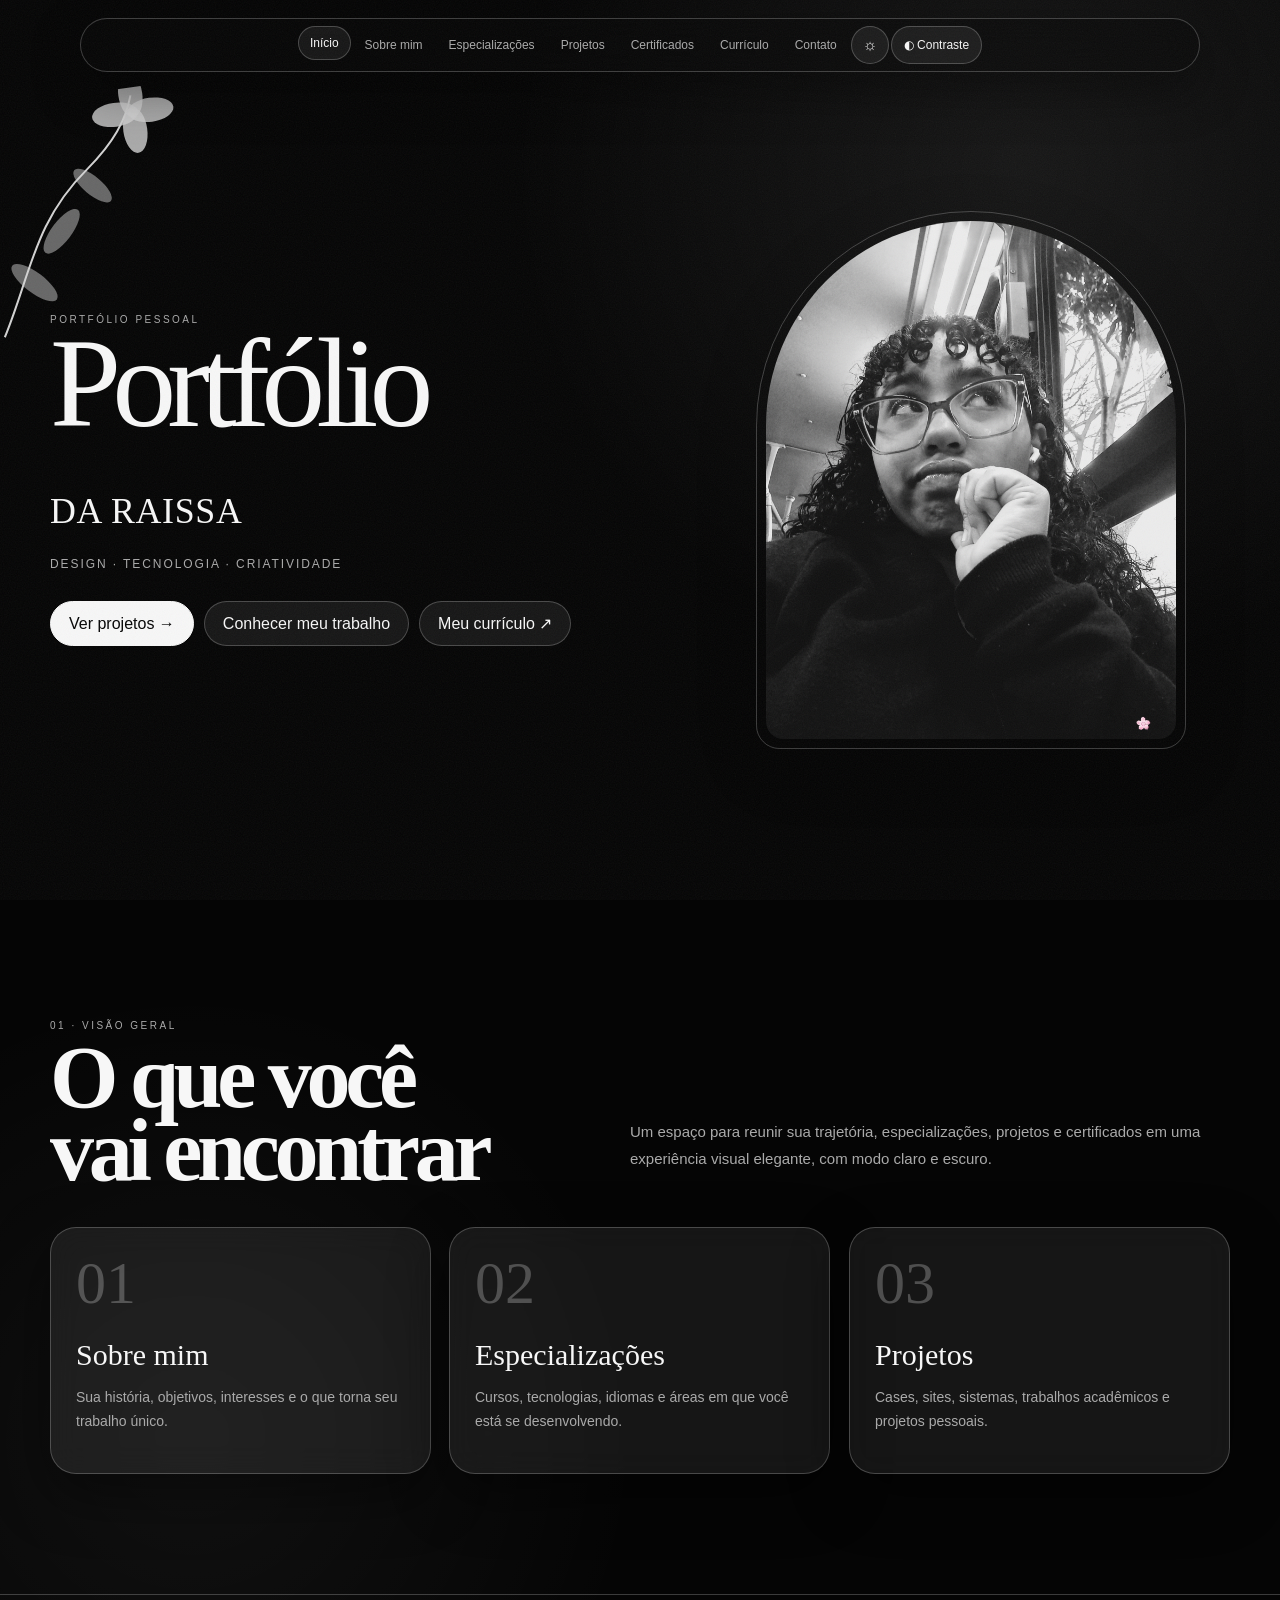
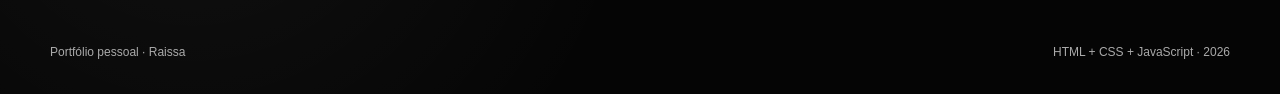
<file: index.html>
<!doctype html><html lang="pt-BR"><head><meta charset="utf-8"><meta name="viewport" content="width=device-width,initial-scale=1"><title>Raissa · Portfólio</title><link rel="stylesheet" href="style.css?v=3"></head><body data-page="home">
<nav class="nav" aria-label="Navegação principal"><button class="menu-toggle" type="button" aria-expanded="false" aria-controls="menu-principal" data-menu-toggle>☰ <span>Menu</span></button><div class="nav-inner" id="menu-principal"><a data-page="home" href="index.html">Início</a><a data-page="sobre" href="sobre.html">Sobre mim</a><a data-page="especializacoes" href="especializacoes.html">Especializações</a><a data-page="projetos" href="projetos.html">Projetos</a><a data-page="certificados" href="certificados.html">Certificados</a><a data-page="curriculo" href="curriculo.html">Currículo</a><a data-page="contato" href="contato.html">Contato</a><button class="theme" type="button" data-theme aria-label="Alternar modo claro e escuro" title="Alternar modo claro e escuro">☼</button><button class="vision-toggle" type="button" data-vision aria-pressed="false" title="Ativar alto contraste e paleta acessível">◐ <span>Contraste</span></button></div></nav>
<div class="falling"><i class="fall"></i><i class="fall"></i><i class="fall"></i><i class="fall"></i><i class="fall"></i><i class="fall"></i><i class="fall"></i><i class="fall"></i></div><div class="flame"></div>
<div class="floral a"><svg viewBox="0 0 260 260"><path d="M35 230C70 170 80 120 140 75C170 52 185 32 193 8" fill="none" stroke="currentColor" stroke-width="2"/><ellipse class="leaf" cx="72" cy="180" rx="10" ry="28" transform="rotate(-45 72 180)"/><ellipse class="leaf" cx="106" cy="133" rx="10" ry="27" transform="rotate(45 106 133)"/><ellipse class="leaf" cx="143" cy="92" rx="9" ry="24" transform="rotate(-42 143 92)"/><g transform="translate(193 25)"><ellipse class="petal-shape" cy="-18" rx="12" ry="23"/><ellipse class="petal-shape" cx="18" rx="23" ry="12" transform="rotate(38 18)"/><ellipse class="petal-shape" cy="18" rx="12" ry="23"/><ellipse class="petal-shape" cx="-18" rx="23" ry="12" transform="rotate(-38 -18)"/><circle r="5" fill="currentColor"/></g></svg></div>
<main><section class="hero"><div class="page hero-grid"><div><p class="eyebrow">Portfólio pessoal</p><h1 class="display">Portfólio<br><span>DA RAISSA</span></h1><p class="hero-copy">DESIGN · TECNOLOGIA · CRIATIVIDADE</p><div class="actions"><a class="btn solid" href="projetos.html">Ver projetos →</a><a class="btn" href="sobre.html">Conhecer meu trabalho</a><a class="btn hero-cv-link" href="curriculo.html">Meu currículo ↗</a></div></div><div class="hero-photo-wrap"><img class="hero-profile-photo" src="assets/foto-perfil-raissa.jpg" alt="Foto de perfil de Raissa"></div></div></section>
<section class="section"><div class="page"><div class="heading"><div><p class="eyebrow">01 · visão geral</p><h2 class="title">O que você<br>vai encontrar</h2></div><p class="lead">Um espaço para reunir sua trajetória, especializações, projetos e certificados em uma experiência visual elegante, com modo claro e escuro.</p></div><div class="cards"><a class="card reveal" href="sobre.html"><span class="number">01</span><h3>Sobre mim</h3><p>Sua história, objetivos, interesses e o que torna seu trabalho único.</p></a><a class="card reveal" href="especializacoes.html"><span class="number">02</span><h3>Especializações</h3><p>Cursos, tecnologias, idiomas e áreas em que você está se desenvolvendo.</p></a><a class="card reveal" href="projetos.html"><span class="number">03</span><h3>Projetos</h3><p>Cases, sites, sistemas, trabalhos acadêmicos e projetos pessoais.</p></a></div></div></section></main>
<footer class="footer"><div class="page">Portfólio pessoal · Raissa <span style="float:right">HTML + CSS + JavaScript · <span data-year></span></span></div></footer><script src="script.js?v=3"></script></body></html>
</file>
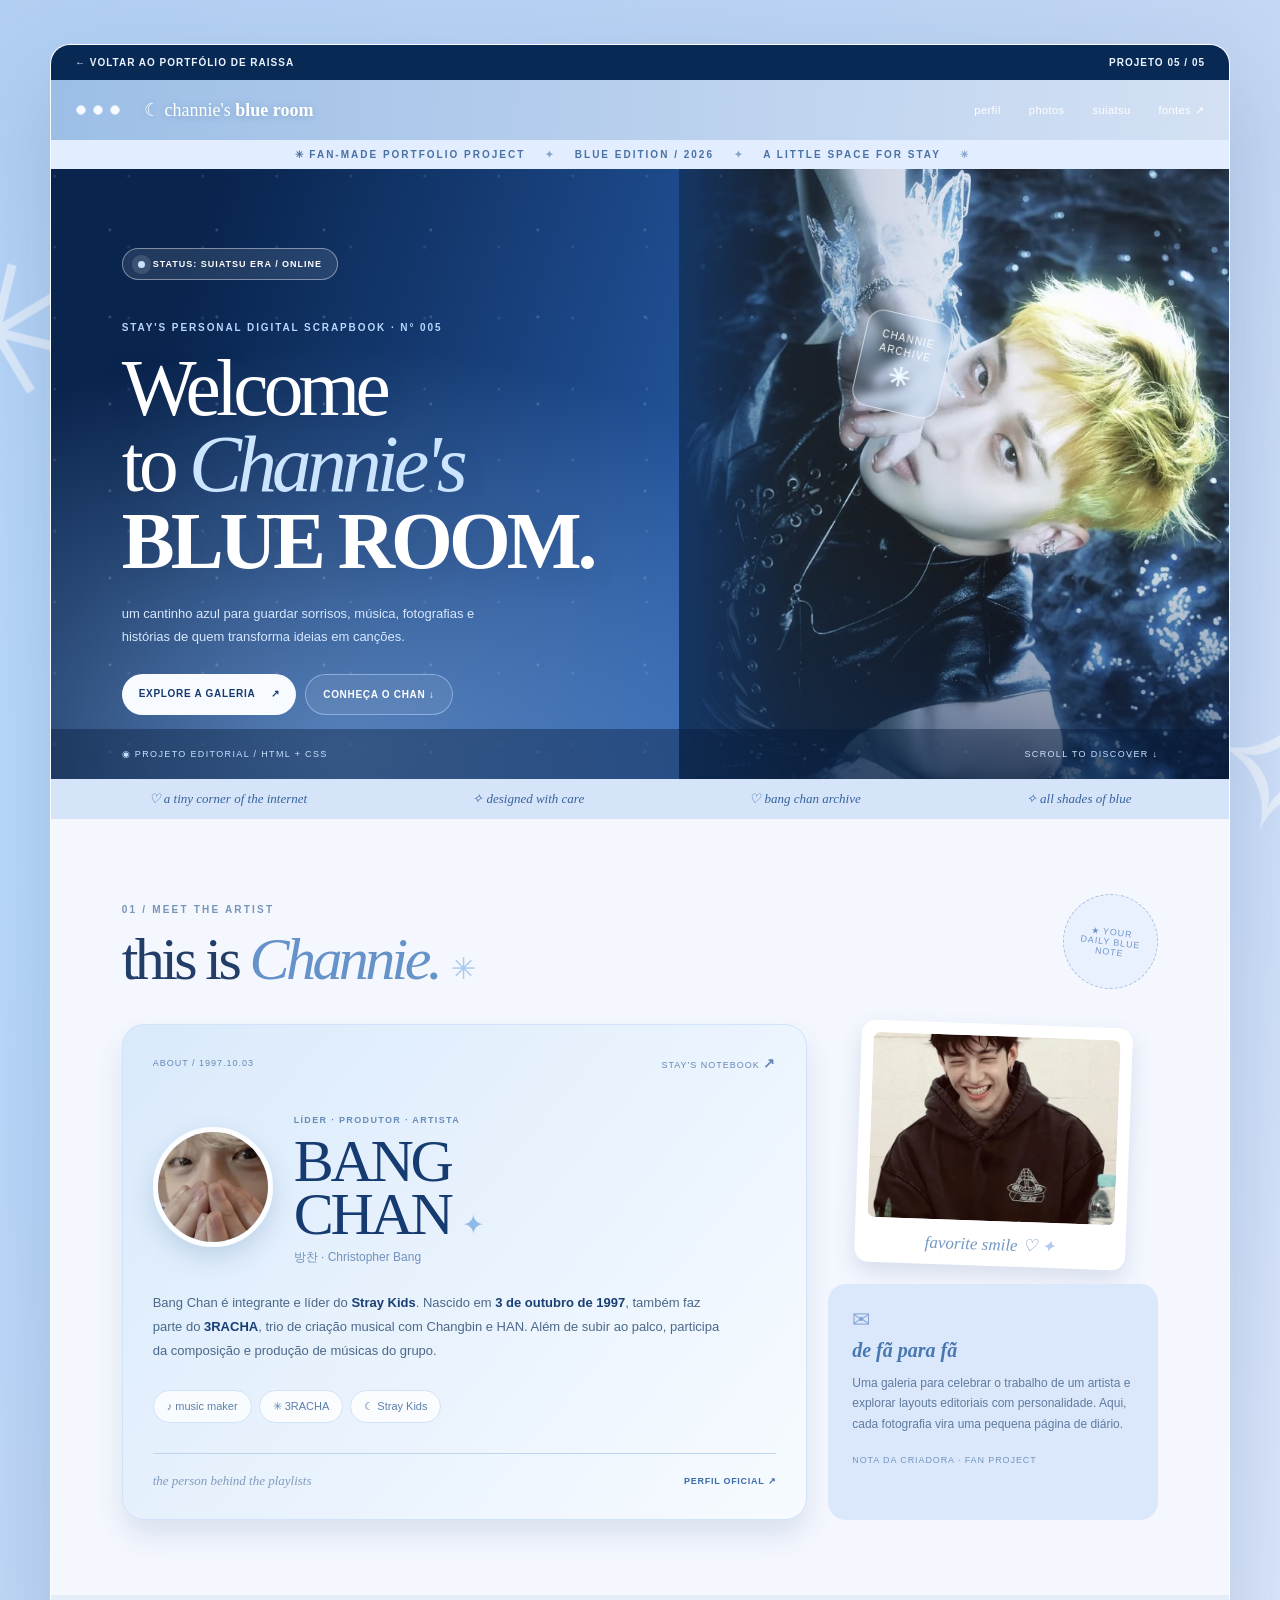
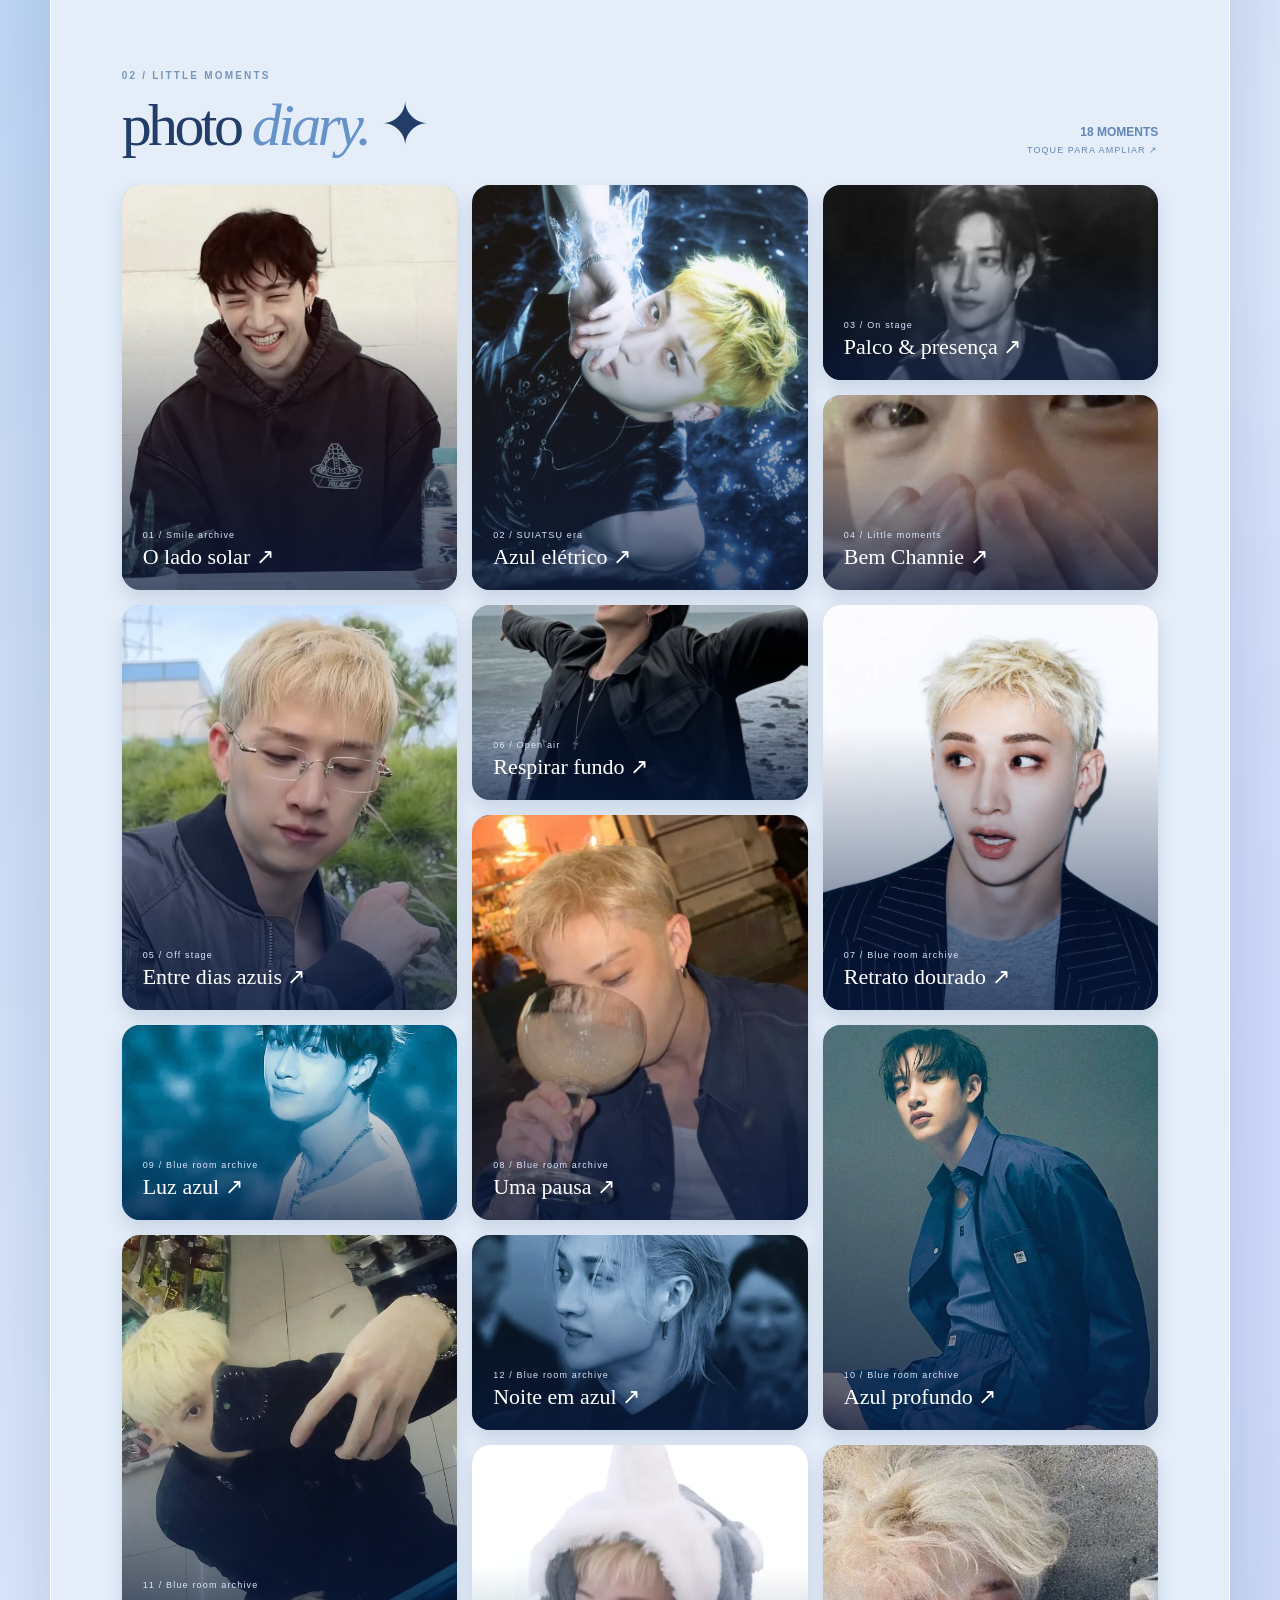
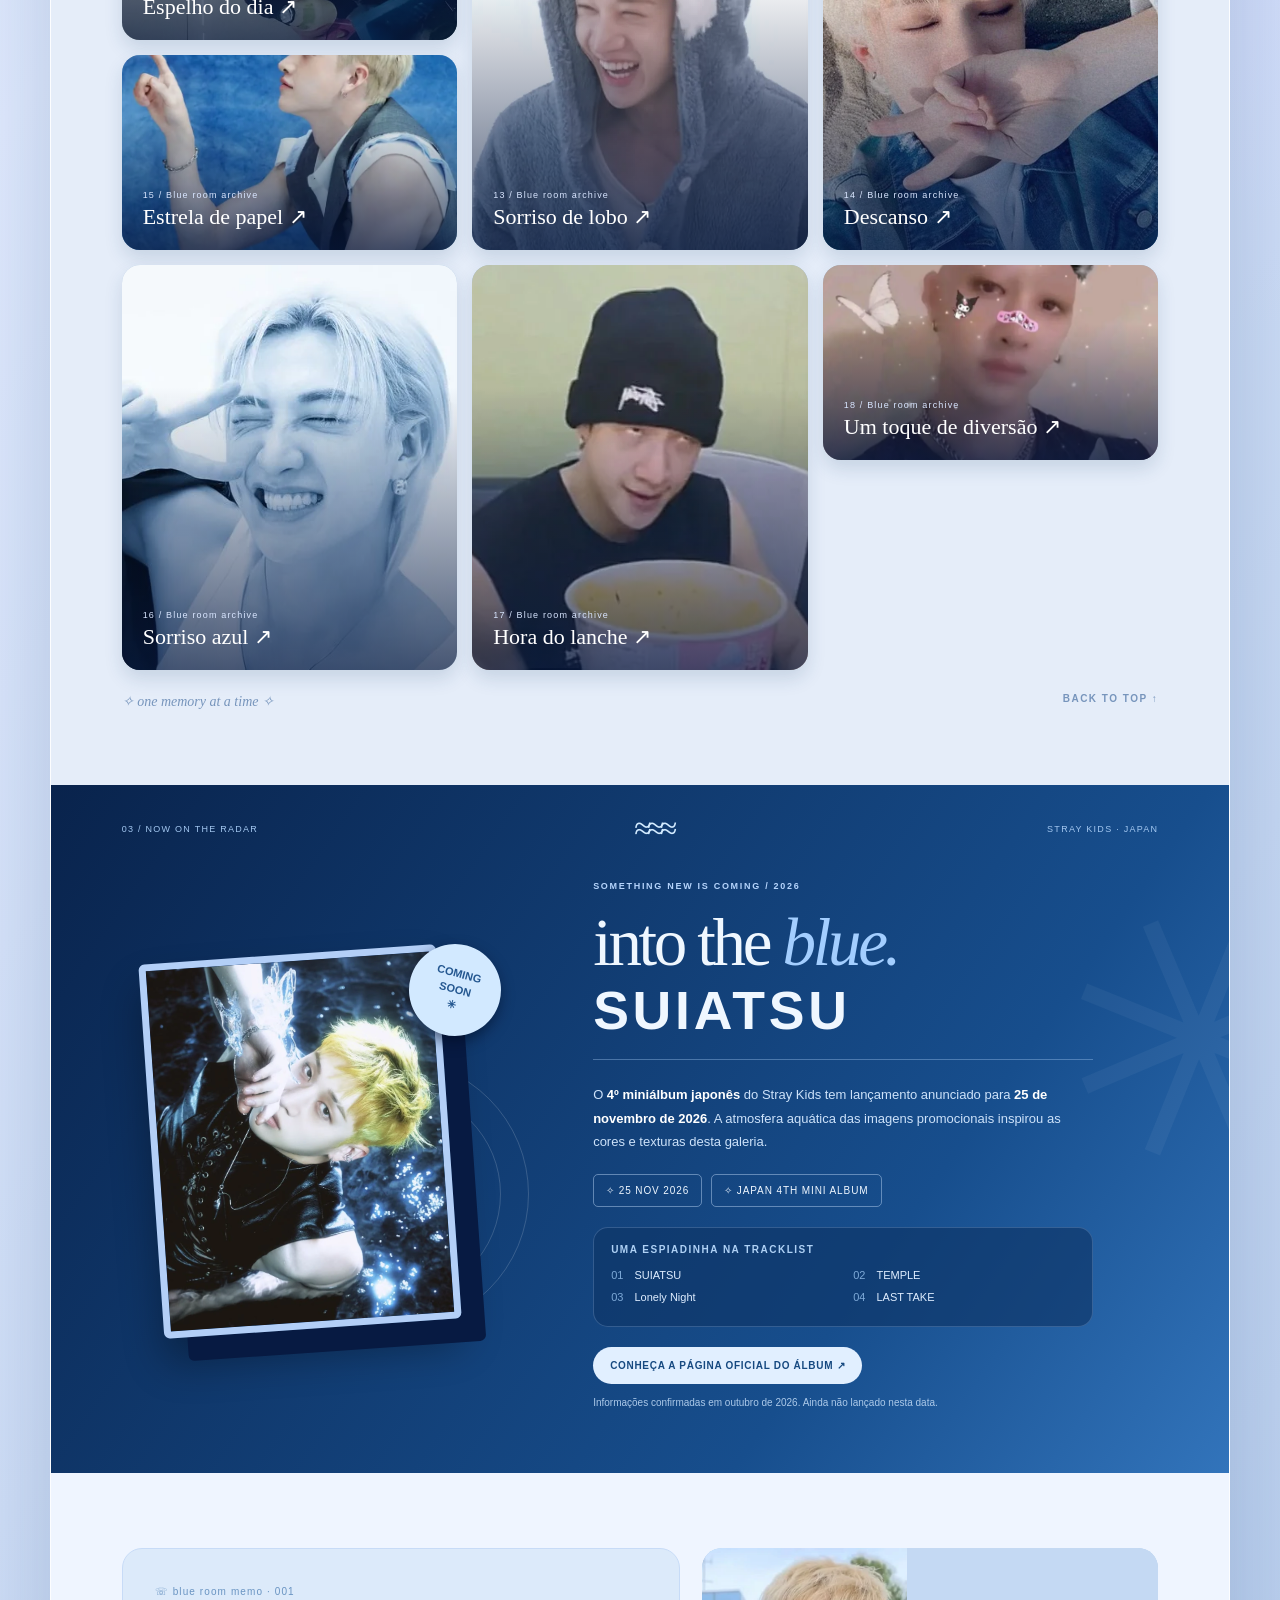
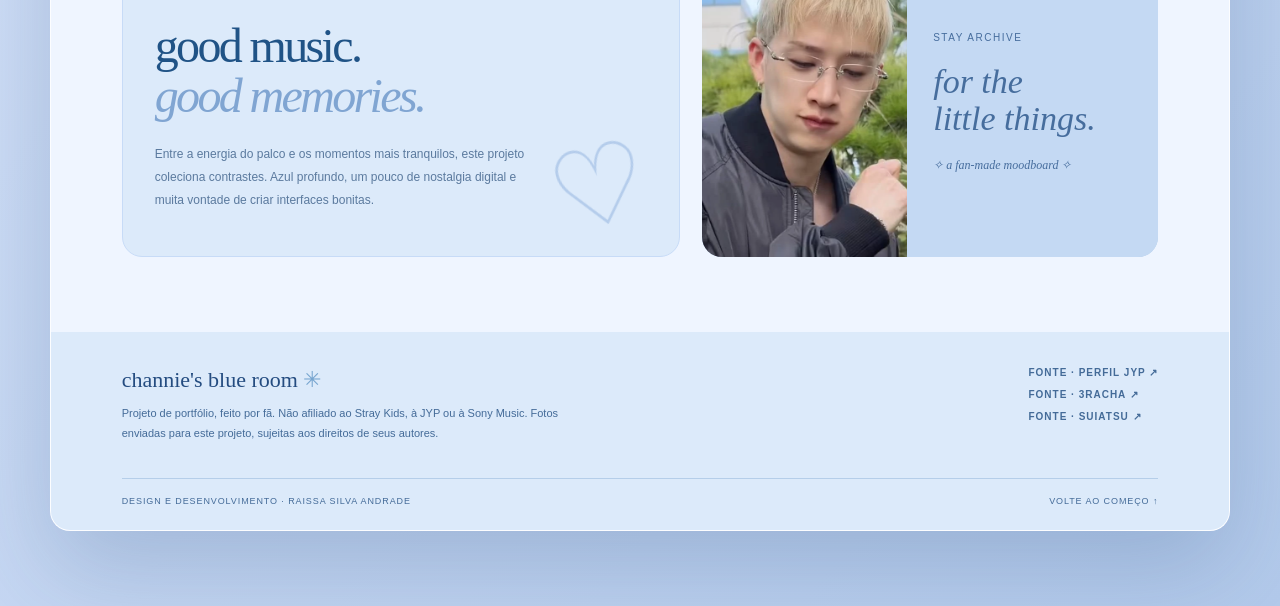
<file: projetos/channies-blue-room/index.html>
<!doctype html>
<html lang="pt-BR">
<head>
<meta charset="UTF-8"><meta name="viewport" content="width=device-width, initial-scale=1">
<meta name="color-scheme" content="light">
<meta name="theme-color" content="#2c5799">
<meta name="description" content="Channie's Blue Room: galeria temática de Bang Chan, do Stray Kids, inspirada em dashboards Y2K e na era SUIATSU. Projeto autoral em HTML e CSS.">
<title>Channie's Blue Room | Bang Chan · SUIATSU Era</title>
<link rel="stylesheet" href="style.css?v=3">
</head>
<body>
<div class="site-decor decor-1" aria-hidden="true">✳</div><div class="site-decor decor-2" aria-hidden="true">✧</div>
<div class="page-shell" id="topo">
 <div class="portfolio-return"><a href="../../projetos.html">← VOLTAR AO PORTFÓLIO DE RAISSA</a><span>PROJETO 05 / 05</span></div>
 <header class="browser-top" aria-label="Navegação do site">
  <div class="browser-dots" aria-hidden="true"><span></span><span></span><span></span></div>
  <a href="#topo" class="browser-title">☾ channie's <b>blue room</b></a>
  <nav aria-label="Seções"><a href="#sobre">perfil</a><a href="#galeria">photos</a><a href="#album">suiatsu</a><a href="#fontes">fontes ↗</a></nav>
 </header>
 <div class="marquee" aria-label="Galeria criada por fã, especial SUIATSU">✳ FAN-MADE PORTFOLIO PROJECT <span>✦</span> BLUE EDITION / 2026 <span>✦</span> A LITTLE SPACE FOR STAY <span>✳</span></div>
 <main>
 <section class="hero" aria-labelledby="titulo-principal">
  <div class="hero-bg-photo" aria-hidden="true"><img src="assets/hero.webp" alt=""></div>
  <div class="hero-grain" aria-hidden="true"></div>
  <div class="hero-body">
   <div class="edition-label"><span class="pulse"></span> STATUS: SUIATSU ERA / ONLINE</div>
   <p class="eyebrow light">STAY'S PERSONAL DIGITAL SCRAPBOOK · N° 005</p>
   <h1 id="titulo-principal">Welcome<br>to <em>Channie's</em><br><span>BLUE ROOM.</span></h1>
   <p class="hero-sub">um cantinho azul para guardar sorrisos, música, fotografias e histórias de quem transforma ideias em canções.</p>
   <div class="hero-actions"><a href="#galeria" class="pill white">EXPLORE A GALERIA <span aria-hidden="true">↗</span></a><a href="#sobre" class="pill ghost">CONHEÇA O CHAN ↓</a></div>
  </div>
  <div class="hero-float" aria-hidden="true">CHANNIE<br>ARCHIVE<br><b>✳</b></div>
  <div class="hero-bottom"><span>◉ PROJETO EDITORIAL / HTML + CSS</span><span>SCROLL TO DISCOVER ↓</span></div>
 </section>
 <div class="ticker"><span>♡ a tiny corner of the internet</span><span>✧ designed with care</span><span>♡ bang chan archive</span><span>✧ all shades of blue</span></div>
 <section class="intro-section" id="sobre" aria-labelledby="titulo-sobre">
  <div class="section-heading"><div><p class="section-kicker">01 / MEET THE ARTIST</p><h2 id="titulo-sobre">this is <i>Channie.</i> <span class="heading-spark">✳</span></h2></div><span class="heading-stamp">★ YOUR DAILY BLUE NOTE</span></div>
  <div class="intro-grid">
   <article class="profile-card">
    <div class="profile-top"><span>ABOUT / 1997.10.03</span><span>STAY'S NOTEBOOK <b>↗</b></span></div>
    <div class="profile-title"><img src="assets/soft.webp" alt="Retrato próximo de Bang Chan sorrindo suavemente" width="110" height="110"><div><span class="role">LÍDER · PRODUTOR · ARTISTA</span><h3>BANG<br>CHAN <span>✦</span></h3><p>방찬 · Christopher Bang</p></div></div>
    <p class="body-copy">Bang Chan é integrante e líder do <strong>Stray Kids</strong>. Nascido em <strong>3 de outubro de 1997</strong>, também faz parte do <strong>3RACHA</strong>, trio de criação musical com Changbin e HAN. Além de subir ao palco, participa da composição e produção de músicas do grupo.</p>
    <div class="traits"><span>♪ music maker</span><span>✳ 3RACHA</span><span>☾ Stray Kids</span></div>
    <div class="profile-footer"><span>the person behind the playlists</span><a href="https://straykids.jype.com/Default/Profile?Idx=6" target="_blank" rel="noopener noreferrer">PERFIL OFICIAL ↗</a></div>
   </article>
   <div class="side-notes">
    <div class="polaroid"><img src="assets/sunshine.webp" width="450" height="550" alt="Bang Chan sorrindo de olhos fechados"><p>favorite smile ♡ <span>✦</span></p></div>
    <aside class="little-note"><span class="scribble">✉</span><h3>de fã para fã</h3><p>Uma galeria para celebrar o trabalho de um artista e explorar layouts editoriais com personalidade. Aqui, cada fotografia vira uma pequena página de diário.</p><small>NOTA DA CRIADORA · FAN PROJECT</small></aside>
   </div>
  </div>
 </section>
 <section class="gallery-section" id="galeria" aria-labelledby="galeria-titulo">
  <div class="section-heading gallery-heading"><div><p class="section-kicker">02 / LITTLE MOMENTS</p><h2 id="galeria-titulo">photo <i>diary.</i> <span aria-hidden="true">✦</span></h2></div><div class="photo-count"><span>18 MOMENTS</span><small>TOQUE PARA AMPLIAR ↗</small></div></div>
  <div class="masonry"><a class="photo-card photo-1" href="#foto-1" aria-label="Ampliar foto 1: O lado solar">
   <img src="assets/sunshine.webp" alt="Sorriso de Bang Chan, usando moletom escuro e sentado à mesa." loading="lazy" width="640" height="760">
   <span class="photo-caption"><small>01 / Smile archive</small><strong>O lado solar ↗</strong></span>
 </a>
<a class="photo-card photo-2" href="#foto-2" aria-label="Ampliar foto 2: Azul elétrico">
   <img src="assets/hero.webp" alt="Bang Chan de cabelo loiro iluminado por luz azul em imagem de SUIATSU." loading="lazy" width="640" height="760">
   <span class="photo-caption"><small>02 / SUIATSU era</small><strong>Azul elétrico ↗</strong></span>
 </a>
<a class="photo-card photo-3" href="#foto-3" aria-label="Ampliar foto 3: Palco &amp; presença">
   <img src="assets/stage.webp" alt="Bang Chan em apresentação preto e branco, usando regata preta." loading="lazy" width="640" height="760">
   <span class="photo-caption"><small>03 / On stage</small><strong>Palco &amp; presença ↗</strong></span>
 </a>
<a class="photo-card photo-4" href="#foto-4" aria-label="Ampliar foto 4: Bem Channie">
   <img src="assets/soft.webp" alt="Close de Bang Chan com cabelo loiro e mãos próximas ao rosto." loading="lazy" width="640" height="760">
   <span class="photo-caption"><small>04 / Little moments</small><strong>Bem Channie ↗</strong></span>
 </a>
<a class="photo-card photo-5" href="#foto-5" aria-label="Ampliar foto 5: Entre dias azuis">
   <img src="assets/run-it.webp" alt="Bang Chan loiro, de óculos, ao ar livre com árvores ao fundo." loading="lazy" width="640" height="760">
   <span class="photo-caption"><small>05 / Off stage</small><strong>Entre dias azuis ↗</strong></span>
 </a>
<a class="photo-card photo-6" href="#foto-6" aria-label="Ampliar foto 6: Respirar fundo">
   <img src="assets/freedom.webp" alt="Bang Chan ao ar livre de braços abertos, diante do mar." loading="lazy" width="640" height="760">
   <span class="photo-caption"><small>06 / Open air</small><strong>Respirar fundo ↗</strong></span>
 </a>
<a class="photo-card photo-extra photo-7" href="#foto-7" aria-label="Ampliar foto 7: Retrato dourado"><img src="assets/chan-extra-07.webp" alt="Fotografia de Bang Chan, retrato dourado." loading="lazy"><span class="photo-caption"><small>07 / Blue room archive</small><strong>Retrato dourado ↗</strong></span></a>
<a class="photo-card photo-extra photo-8" href="#foto-8" aria-label="Ampliar foto 8: Uma pausa"><img src="assets/chan-extra-08.webp" alt="Fotografia de Bang Chan, uma pausa." loading="lazy"><span class="photo-caption"><small>08 / Blue room archive</small><strong>Uma pausa ↗</strong></span></a>
<a class="photo-card photo-extra photo-9" href="#foto-9" aria-label="Ampliar foto 9: Luz azul"><img src="assets/chan-extra-09.webp" alt="Fotografia de Bang Chan, luz azul." loading="lazy"><span class="photo-caption"><small>09 / Blue room archive</small><strong>Luz azul ↗</strong></span></a>
<a class="photo-card photo-extra photo-10" href="#foto-10" aria-label="Ampliar foto 10: Azul profundo"><img src="assets/chan-extra-10.webp" alt="Fotografia de Bang Chan, azul profundo." loading="lazy"><span class="photo-caption"><small>10 / Blue room archive</small><strong>Azul profundo ↗</strong></span></a>
<a class="photo-card photo-extra photo-11" href="#foto-11" aria-label="Ampliar foto 11: Espelho do dia"><img src="assets/chan-extra-11.webp" alt="Fotografia de Bang Chan, espelho do dia." loading="lazy"><span class="photo-caption"><small>11 / Blue room archive</small><strong>Espelho do dia ↗</strong></span></a>
<a class="photo-card photo-extra photo-12" href="#foto-12" aria-label="Ampliar foto 12: Noite em azul"><img src="assets/chan-extra-12.webp" alt="Fotografia de Bang Chan, noite em azul." loading="lazy"><span class="photo-caption"><small>12 / Blue room archive</small><strong>Noite em azul ↗</strong></span></a>
<a class="photo-card photo-extra photo-13" href="#foto-13" aria-label="Ampliar foto 13: Sorriso de lobo"><img src="assets/chan-extra-13.webp" alt="Fotografia de Bang Chan, sorriso de lobo." loading="lazy"><span class="photo-caption"><small>13 / Blue room archive</small><strong>Sorriso de lobo ↗</strong></span></a>
<a class="photo-card photo-extra photo-14" href="#foto-14" aria-label="Ampliar foto 14: Descanso"><img src="assets/chan-extra-14.webp" alt="Fotografia de Bang Chan, descanso." loading="lazy"><span class="photo-caption"><small>14 / Blue room archive</small><strong>Descanso ↗</strong></span></a>
<a class="photo-card photo-extra photo-15" href="#foto-15" aria-label="Ampliar foto 15: Estrela de papel"><img src="assets/chan-extra-15.webp" alt="Fotografia de Bang Chan, estrela de papel." loading="lazy"><span class="photo-caption"><small>15 / Blue room archive</small><strong>Estrela de papel ↗</strong></span></a>
<a class="photo-card photo-extra photo-16" href="#foto-16" aria-label="Ampliar foto 16: Sorriso azul"><img src="assets/chan-extra-16.webp" alt="Fotografia de Bang Chan, sorriso azul." loading="lazy"><span class="photo-caption"><small>16 / Blue room archive</small><strong>Sorriso azul ↗</strong></span></a>
<a class="photo-card photo-extra photo-17" href="#foto-17" aria-label="Ampliar foto 17: Hora do lanche"><img src="assets/chan-extra-17.webp" alt="Fotografia de Bang Chan, hora do lanche." loading="lazy"><span class="photo-caption"><small>17 / Blue room archive</small><strong>Hora do lanche ↗</strong></span></a>
<a class="photo-card photo-extra photo-18" href="#foto-18" aria-label="Ampliar foto 18: Um toque de diversão"><img src="assets/chan-extra-18.webp" alt="Fotografia de Bang Chan, um toque de diversão." loading="lazy"><span class="photo-caption"><small>18 / Blue room archive</small><strong>Um toque de diversão ↗</strong></span></a></div>
  <div class="gallery-end"><span>✧ one memory at a time ✧</span><a href="#topo">BACK TO TOP ↑</a></div>
 </section>
 <section class="album-section" id="album" aria-labelledby="album-titulo">
  <div class="album-header"><span>03 / NOW ON THE RADAR</span><span class="waves">≈ ≈ ≈</span><span>STRAY KIDS · JAPAN</span></div>
  <div class="album-grid">
   <div class="album-art"><div class="record-ring ring-1"></div><div class="record-ring ring-2"></div><img src="assets/hero.webp" alt="Imagem individual do Bang Chan para o miniálbum SUIATSU" width="600" height="800"><div class="album-sticker">COMING<br>SOON<br>✳</div></div>
   <div class="album-content"><span class="small-blue">SOMETHING NEW IS COMING / 2026</span><h2 id="album-titulo">into the <i>blue.</i><br><strong>SUIATSU</strong></h2><div class="album-divider"></div><p>O <strong>4º miniálbum japonês</strong> do Stray Kids tem lançamento anunciado para <strong>25 de novembro de 2026</strong>. A atmosfera aquática das imagens promocionais inspirou as cores e texturas desta galeria.</p>
   <div class="release-pills"><span>✧ 25 NOV 2026</span><span>✧ JAPAN 4TH MINI ALBUM</span></div>
   <div class="tracklist"><p>UMA ESPIADINHA NA TRACKLIST</p><div><span>01 <b>SUIATSU</b></span><span>02 <b>TEMPLE</b></span></div><div><span>03 <b>Lonely Night</b></span><span>04 <b>LAST TAKE</b></span></div></div>
   <a class="album-button" href="https://www.straykidsjapan.com/suiatsu/" target="_blank" rel="noopener noreferrer">CONHEÇA A PÁGINA OFICIAL DO ÁLBUM ↗</a>
   <small>Informações confirmadas em outubro de 2026. Ainda não lançado nesta data.</small>
   </div>
  </div>
 </section>
 <section class="mini-section" aria-label="Recados da galeria"><div class="postcard"><span class="postcard-tag">☏ blue room memo · 001</span><h2>good music.<br><i>good memories.</i></h2><p>Entre a energia do palco e os momentos mais tranquilos, este projeto coleciona contrastes. Azul profundo, um pouco de nostalgia digital e muita vontade de criar interfaces bonitas.</p><div class="heart-stamp">♡</div></div><div class="little-gallery"><img src="assets/run-it.webp" alt="Bang Chan de óculos, ao ar livre" width="500" height="500"><div><span>STAY ARCHIVE</span><strong>for the<br>little things.</strong><small>✧ a fan-made moodboard ✧</small></div></div></section>
 </main>
 <footer id="fontes"><div class="footer-top"><div><strong>channie's blue room <span>✳</span></strong><p>Projeto de portfólio, feito por fã. Não afiliado ao Stray Kids, à JYP ou à Sony Music. Fotos enviadas para este projeto, sujeitas aos direitos de seus autores.</p></div><div class="footer-links"><a href="https://straykids.jype.com/Default/Profile?Idx=6" target="_blank" rel="noopener noreferrer">FONTE · PERFIL JYP ↗</a><a href="https://newsroom.spotify.com/2026-08-03/jyp-podcast-3racha-sessions-stray-kids/" target="_blank" rel="noopener noreferrer">FONTE · 3RACHA ↗</a><a href="https://www.sonymusic.co.jp/artist/StrayKids/info/587791" target="_blank" rel="noopener noreferrer">FONTE · SUIATSU ↗</a></div></div><div class="footer-bottom"><span>DESIGN E DESENVOLVIMENTO · RAISSA SILVA ANDRADE</span><a href="#topo">VOLTE AO COMEÇO ↑</a></div></footer>
</div>
<section class="lightbox" id="foto-1" aria-label="Foto 1 ampliada">
 <a href="#galeria" class="lightbox-backdrop" aria-label="Fechar foto"></a>
 <div class="lightbox-panel" role="dialog" aria-modal="true" aria-label="O lado solar">
 <div class="lightbox-head"><span>CHANNIE'S BLUE ROOM · 01/18</span><a href="#galeria" aria-label="Fechar ampliação">FECHAR ×</a></div>
 <img src="assets/sunshine.webp" alt="Sorriso de Bang Chan, usando moletom escuro e sentado à mesa." width="800" height="1100">
 <div class="lightbox-bottom"><a href="#foto-18" aria-label="Foto anterior">← ANTERIOR</a><span>O lado solar</span><a href="#foto-2" aria-label="Próxima foto">PRÓXIMA →</a></div>
 </div></section>
<section class="lightbox" id="foto-2" aria-label="Foto 2 ampliada">
 <a href="#galeria" class="lightbox-backdrop" aria-label="Fechar foto"></a>
 <div class="lightbox-panel" role="dialog" aria-modal="true" aria-label="Azul elétrico">
 <div class="lightbox-head"><span>CHANNIE'S BLUE ROOM · 02/18</span><a href="#galeria" aria-label="Fechar ampliação">FECHAR ×</a></div>
 <img src="assets/hero.webp" alt="Bang Chan de cabelo loiro iluminado por luz azul em imagem de SUIATSU." width="800" height="1100">
 <div class="lightbox-bottom"><a href="#foto-1" aria-label="Foto anterior">← ANTERIOR</a><span>Azul elétrico</span><a href="#foto-3" aria-label="Próxima foto">PRÓXIMA →</a></div>
 </div></section>
<section class="lightbox" id="foto-3" aria-label="Foto 3 ampliada">
 <a href="#galeria" class="lightbox-backdrop" aria-label="Fechar foto"></a>
 <div class="lightbox-panel" role="dialog" aria-modal="true" aria-label="Palco &amp; presença">
 <div class="lightbox-head"><span>CHANNIE'S BLUE ROOM · 03/18</span><a href="#galeria" aria-label="Fechar ampliação">FECHAR ×</a></div>
 <img src="assets/stage.webp" alt="Bang Chan em apresentação preto e branco, usando regata preta." width="800" height="1100">
 <div class="lightbox-bottom"><a href="#foto-2" aria-label="Foto anterior">← ANTERIOR</a><span>Palco &amp; presença</span><a href="#foto-4" aria-label="Próxima foto">PRÓXIMA →</a></div>
 </div></section>
<section class="lightbox" id="foto-4" aria-label="Foto 4 ampliada">
 <a href="#galeria" class="lightbox-backdrop" aria-label="Fechar foto"></a>
 <div class="lightbox-panel" role="dialog" aria-modal="true" aria-label="Bem Channie">
 <div class="lightbox-head"><span>CHANNIE'S BLUE ROOM · 04/18</span><a href="#galeria" aria-label="Fechar ampliação">FECHAR ×</a></div>
 <img src="assets/soft.webp" alt="Close de Bang Chan com cabelo loiro e mãos próximas ao rosto." width="800" height="1100">
 <div class="lightbox-bottom"><a href="#foto-3" aria-label="Foto anterior">← ANTERIOR</a><span>Bem Channie</span><a href="#foto-5" aria-label="Próxima foto">PRÓXIMA →</a></div>
 </div></section>
<section class="lightbox" id="foto-5" aria-label="Foto 5 ampliada">
 <a href="#galeria" class="lightbox-backdrop" aria-label="Fechar foto"></a>
 <div class="lightbox-panel" role="dialog" aria-modal="true" aria-label="Entre dias azuis">
 <div class="lightbox-head"><span>CHANNIE'S BLUE ROOM · 05/18</span><a href="#galeria" aria-label="Fechar ampliação">FECHAR ×</a></div>
 <img src="assets/run-it.webp" alt="Bang Chan loiro, de óculos, ao ar livre com árvores ao fundo." width="800" height="1100">
 <div class="lightbox-bottom"><a href="#foto-4" aria-label="Foto anterior">← ANTERIOR</a><span>Entre dias azuis</span><a href="#foto-6" aria-label="Próxima foto">PRÓXIMA →</a></div>
 </div></section>
<section class="lightbox" id="foto-6" aria-label="Foto 6 ampliada">
 <a href="#galeria" class="lightbox-backdrop" aria-label="Fechar foto"></a>
 <div class="lightbox-panel" role="dialog" aria-modal="true" aria-label="Respirar fundo">
 <div class="lightbox-head"><span>CHANNIE'S BLUE ROOM · 06/18</span><a href="#galeria" aria-label="Fechar ampliação">FECHAR ×</a></div>
 <img src="assets/freedom.webp" alt="Bang Chan ao ar livre de braços abertos, diante do mar." width="800" height="1100">
 <div class="lightbox-bottom"><a href="#foto-5" aria-label="Foto anterior">← ANTERIOR</a><span>Respirar fundo</span><a href="#foto-7" aria-label="Próxima foto">PRÓXIMA →</a></div>
 </div></section>
<section class="lightbox" id="foto-7" aria-label="Foto 7 ampliada">
<a href="#galeria" class="lightbox-backdrop" aria-label="Fechar foto"></a>
<div class="lightbox-panel" role="dialog" aria-modal="true" aria-label="Retrato dourado">
<div class="lightbox-head"><span>CHANNIE'S BLUE ROOM · 07/18</span><a href="#galeria" aria-label="Fechar ampliação">FECHAR ×</a></div>
<img src="assets/chan-extra-07.webp" alt="Fotografia de Bang Chan: Retrato dourado." loading="lazy">
<div class="lightbox-bottom"><a href="#foto-6" aria-label="Foto anterior">← ANTERIOR</a><span>Retrato dourado</span><a href="#foto-8" aria-label="Próxima foto">PRÓXIMA →</a></div>
</div></section>
<section class="lightbox" id="foto-8" aria-label="Foto 8 ampliada">
<a href="#galeria" class="lightbox-backdrop" aria-label="Fechar foto"></a>
<div class="lightbox-panel" role="dialog" aria-modal="true" aria-label="Uma pausa">
<div class="lightbox-head"><span>CHANNIE'S BLUE ROOM · 08/18</span><a href="#galeria" aria-label="Fechar ampliação">FECHAR ×</a></div>
<img src="assets/chan-extra-08.webp" alt="Fotografia de Bang Chan: Uma pausa." loading="lazy">
<div class="lightbox-bottom"><a href="#foto-7" aria-label="Foto anterior">← ANTERIOR</a><span>Uma pausa</span><a href="#foto-9" aria-label="Próxima foto">PRÓXIMA →</a></div>
</div></section>
<section class="lightbox" id="foto-9" aria-label="Foto 9 ampliada">
<a href="#galeria" class="lightbox-backdrop" aria-label="Fechar foto"></a>
<div class="lightbox-panel" role="dialog" aria-modal="true" aria-label="Luz azul">
<div class="lightbox-head"><span>CHANNIE'S BLUE ROOM · 09/18</span><a href="#galeria" aria-label="Fechar ampliação">FECHAR ×</a></div>
<img src="assets/chan-extra-09.webp" alt="Fotografia de Bang Chan: Luz azul." loading="lazy">
<div class="lightbox-bottom"><a href="#foto-8" aria-label="Foto anterior">← ANTERIOR</a><span>Luz azul</span><a href="#foto-10" aria-label="Próxima foto">PRÓXIMA →</a></div>
</div></section>
<section class="lightbox" id="foto-10" aria-label="Foto 10 ampliada">
<a href="#galeria" class="lightbox-backdrop" aria-label="Fechar foto"></a>
<div class="lightbox-panel" role="dialog" aria-modal="true" aria-label="Azul profundo">
<div class="lightbox-head"><span>CHANNIE'S BLUE ROOM · 10/18</span><a href="#galeria" aria-label="Fechar ampliação">FECHAR ×</a></div>
<img src="assets/chan-extra-10.webp" alt="Fotografia de Bang Chan: Azul profundo." loading="lazy">
<div class="lightbox-bottom"><a href="#foto-9" aria-label="Foto anterior">← ANTERIOR</a><span>Azul profundo</span><a href="#foto-11" aria-label="Próxima foto">PRÓXIMA →</a></div>
</div></section>
<section class="lightbox" id="foto-11" aria-label="Foto 11 ampliada">
<a href="#galeria" class="lightbox-backdrop" aria-label="Fechar foto"></a>
<div class="lightbox-panel" role="dialog" aria-modal="true" aria-label="Espelho do dia">
<div class="lightbox-head"><span>CHANNIE'S BLUE ROOM · 11/18</span><a href="#galeria" aria-label="Fechar ampliação">FECHAR ×</a></div>
<img src="assets/chan-extra-11.webp" alt="Fotografia de Bang Chan: Espelho do dia." loading="lazy">
<div class="lightbox-bottom"><a href="#foto-10" aria-label="Foto anterior">← ANTERIOR</a><span>Espelho do dia</span><a href="#foto-12" aria-label="Próxima foto">PRÓXIMA →</a></div>
</div></section>
<section class="lightbox" id="foto-12" aria-label="Foto 12 ampliada">
<a href="#galeria" class="lightbox-backdrop" aria-label="Fechar foto"></a>
<div class="lightbox-panel" role="dialog" aria-modal="true" aria-label="Noite em azul">
<div class="lightbox-head"><span>CHANNIE'S BLUE ROOM · 12/18</span><a href="#galeria" aria-label="Fechar ampliação">FECHAR ×</a></div>
<img src="assets/chan-extra-12.webp" alt="Fotografia de Bang Chan: Noite em azul." loading="lazy">
<div class="lightbox-bottom"><a href="#foto-11" aria-label="Foto anterior">← ANTERIOR</a><span>Noite em azul</span><a href="#foto-13" aria-label="Próxima foto">PRÓXIMA →</a></div>
</div></section>
<section class="lightbox" id="foto-13" aria-label="Foto 13 ampliada">
<a href="#galeria" class="lightbox-backdrop" aria-label="Fechar foto"></a>
<div class="lightbox-panel" role="dialog" aria-modal="true" aria-label="Sorriso de lobo">
<div class="lightbox-head"><span>CHANNIE'S BLUE ROOM · 13/18</span><a href="#galeria" aria-label="Fechar ampliação">FECHAR ×</a></div>
<img src="assets/chan-extra-13.webp" alt="Fotografia de Bang Chan: Sorriso de lobo." loading="lazy">
<div class="lightbox-bottom"><a href="#foto-12" aria-label="Foto anterior">← ANTERIOR</a><span>Sorriso de lobo</span><a href="#foto-14" aria-label="Próxima foto">PRÓXIMA →</a></div>
</div></section>
<section class="lightbox" id="foto-14" aria-label="Foto 14 ampliada">
<a href="#galeria" class="lightbox-backdrop" aria-label="Fechar foto"></a>
<div class="lightbox-panel" role="dialog" aria-modal="true" aria-label="Descanso">
<div class="lightbox-head"><span>CHANNIE'S BLUE ROOM · 14/18</span><a href="#galeria" aria-label="Fechar ampliação">FECHAR ×</a></div>
<img src="assets/chan-extra-14.webp" alt="Fotografia de Bang Chan: Descanso." loading="lazy">
<div class="lightbox-bottom"><a href="#foto-13" aria-label="Foto anterior">← ANTERIOR</a><span>Descanso</span><a href="#foto-15" aria-label="Próxima foto">PRÓXIMA →</a></div>
</div></section>
<section class="lightbox" id="foto-15" aria-label="Foto 15 ampliada">
<a href="#galeria" class="lightbox-backdrop" aria-label="Fechar foto"></a>
<div class="lightbox-panel" role="dialog" aria-modal="true" aria-label="Estrela de papel">
<div class="lightbox-head"><span>CHANNIE'S BLUE ROOM · 15/18</span><a href="#galeria" aria-label="Fechar ampliação">FECHAR ×</a></div>
<img src="assets/chan-extra-15.webp" alt="Fotografia de Bang Chan: Estrela de papel." loading="lazy">
<div class="lightbox-bottom"><a href="#foto-14" aria-label="Foto anterior">← ANTERIOR</a><span>Estrela de papel</span><a href="#foto-16" aria-label="Próxima foto">PRÓXIMA →</a></div>
</div></section>
<section class="lightbox" id="foto-16" aria-label="Foto 16 ampliada">
<a href="#galeria" class="lightbox-backdrop" aria-label="Fechar foto"></a>
<div class="lightbox-panel" role="dialog" aria-modal="true" aria-label="Sorriso azul">
<div class="lightbox-head"><span>CHANNIE'S BLUE ROOM · 16/18</span><a href="#galeria" aria-label="Fechar ampliação">FECHAR ×</a></div>
<img src="assets/chan-extra-16.webp" alt="Fotografia de Bang Chan: Sorriso azul." loading="lazy">
<div class="lightbox-bottom"><a href="#foto-15" aria-label="Foto anterior">← ANTERIOR</a><span>Sorriso azul</span><a href="#foto-17" aria-label="Próxima foto">PRÓXIMA →</a></div>
</div></section>
<section class="lightbox" id="foto-17" aria-label="Foto 17 ampliada">
<a href="#galeria" class="lightbox-backdrop" aria-label="Fechar foto"></a>
<div class="lightbox-panel" role="dialog" aria-modal="true" aria-label="Hora do lanche">
<div class="lightbox-head"><span>CHANNIE'S BLUE ROOM · 17/18</span><a href="#galeria" aria-label="Fechar ampliação">FECHAR ×</a></div>
<img src="assets/chan-extra-17.webp" alt="Fotografia de Bang Chan: Hora do lanche." loading="lazy">
<div class="lightbox-bottom"><a href="#foto-16" aria-label="Foto anterior">← ANTERIOR</a><span>Hora do lanche</span><a href="#foto-18" aria-label="Próxima foto">PRÓXIMA →</a></div>
</div></section>
<section class="lightbox" id="foto-18" aria-label="Foto 18 ampliada">
<a href="#galeria" class="lightbox-backdrop" aria-label="Fechar foto"></a>
<div class="lightbox-panel" role="dialog" aria-modal="true" aria-label="Um toque de diversão">
<div class="lightbox-head"><span>CHANNIE'S BLUE ROOM · 18/18</span><a href="#galeria" aria-label="Fechar ampliação">FECHAR ×</a></div>
<img src="assets/chan-extra-18.webp" alt="Fotografia de Bang Chan: Um toque de diversão." loading="lazy">
<div class="lightbox-bottom"><a href="#foto-17" aria-label="Foto anterior">← ANTERIOR</a><span>Um toque de diversão</span><a href="#foto-7" aria-label="Próxima foto">PRÓXIMA →</a></div>
</div></section>
</body></html>
</file>
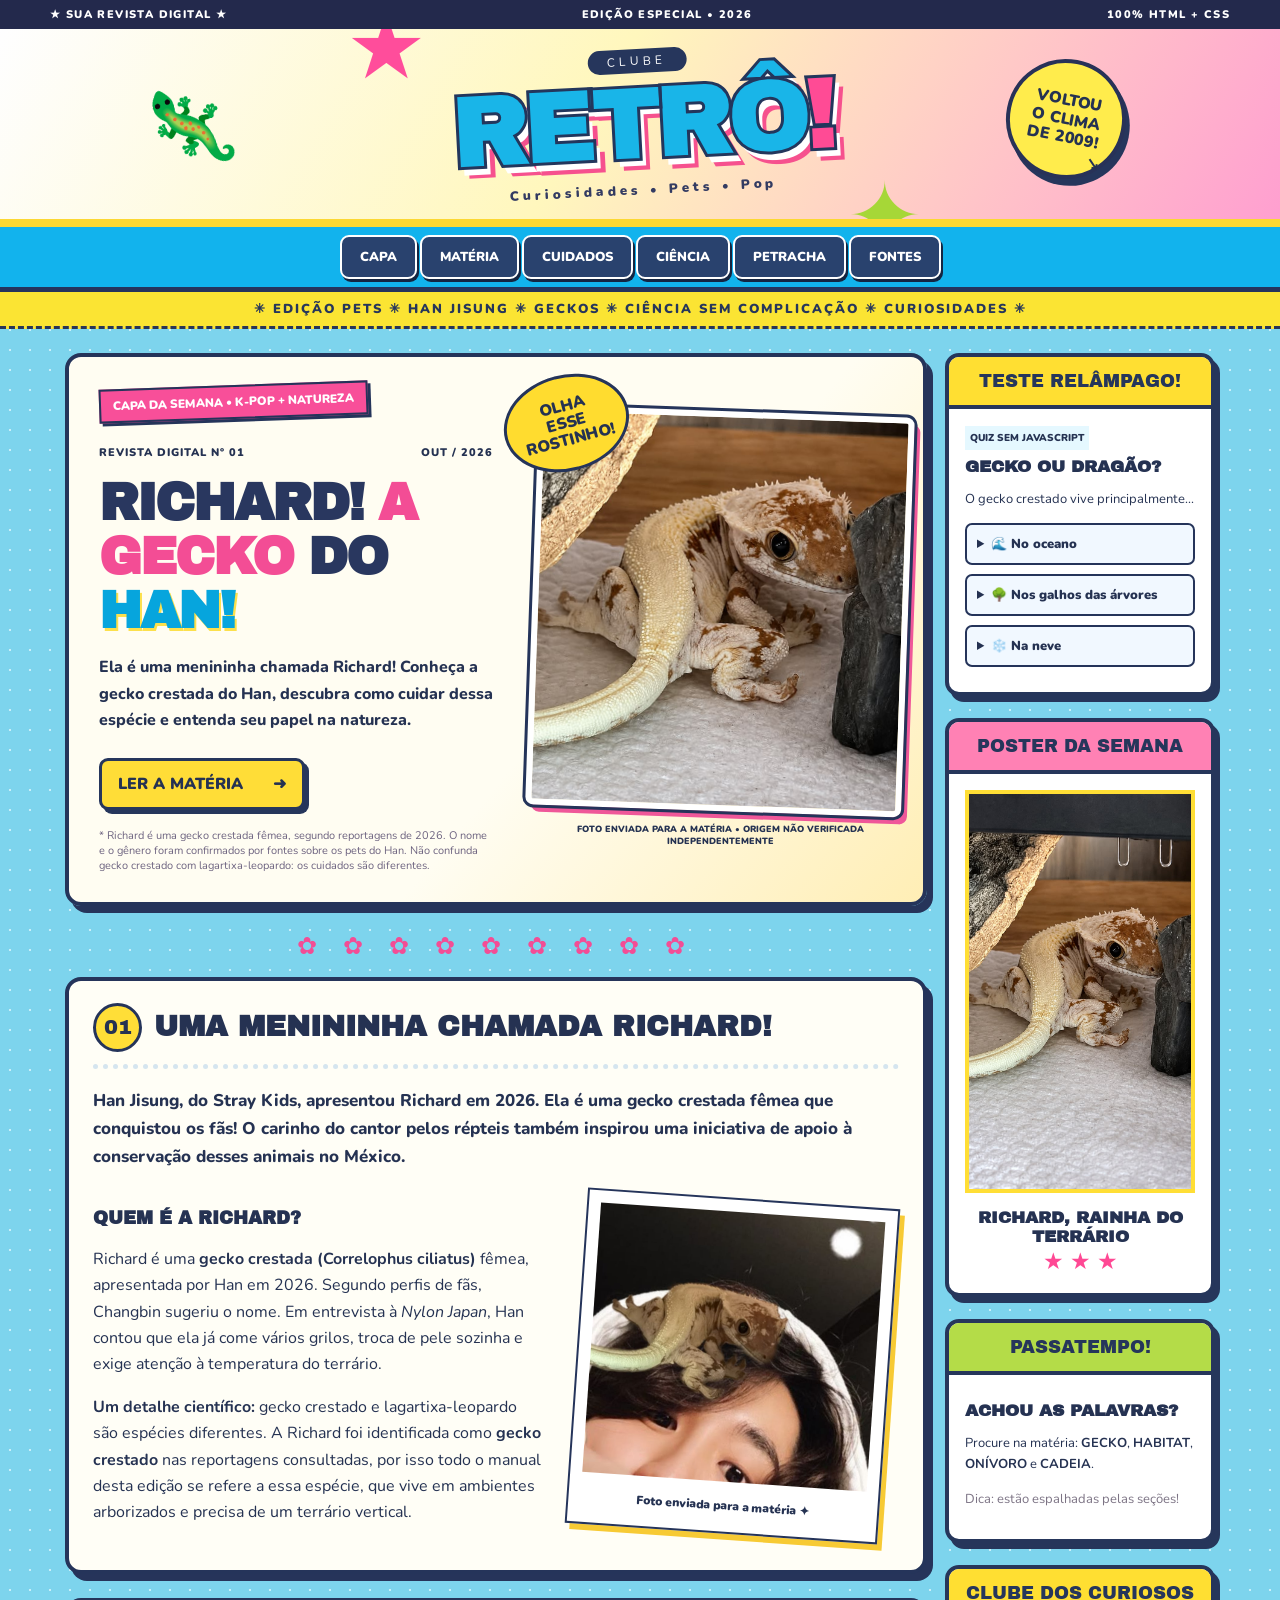
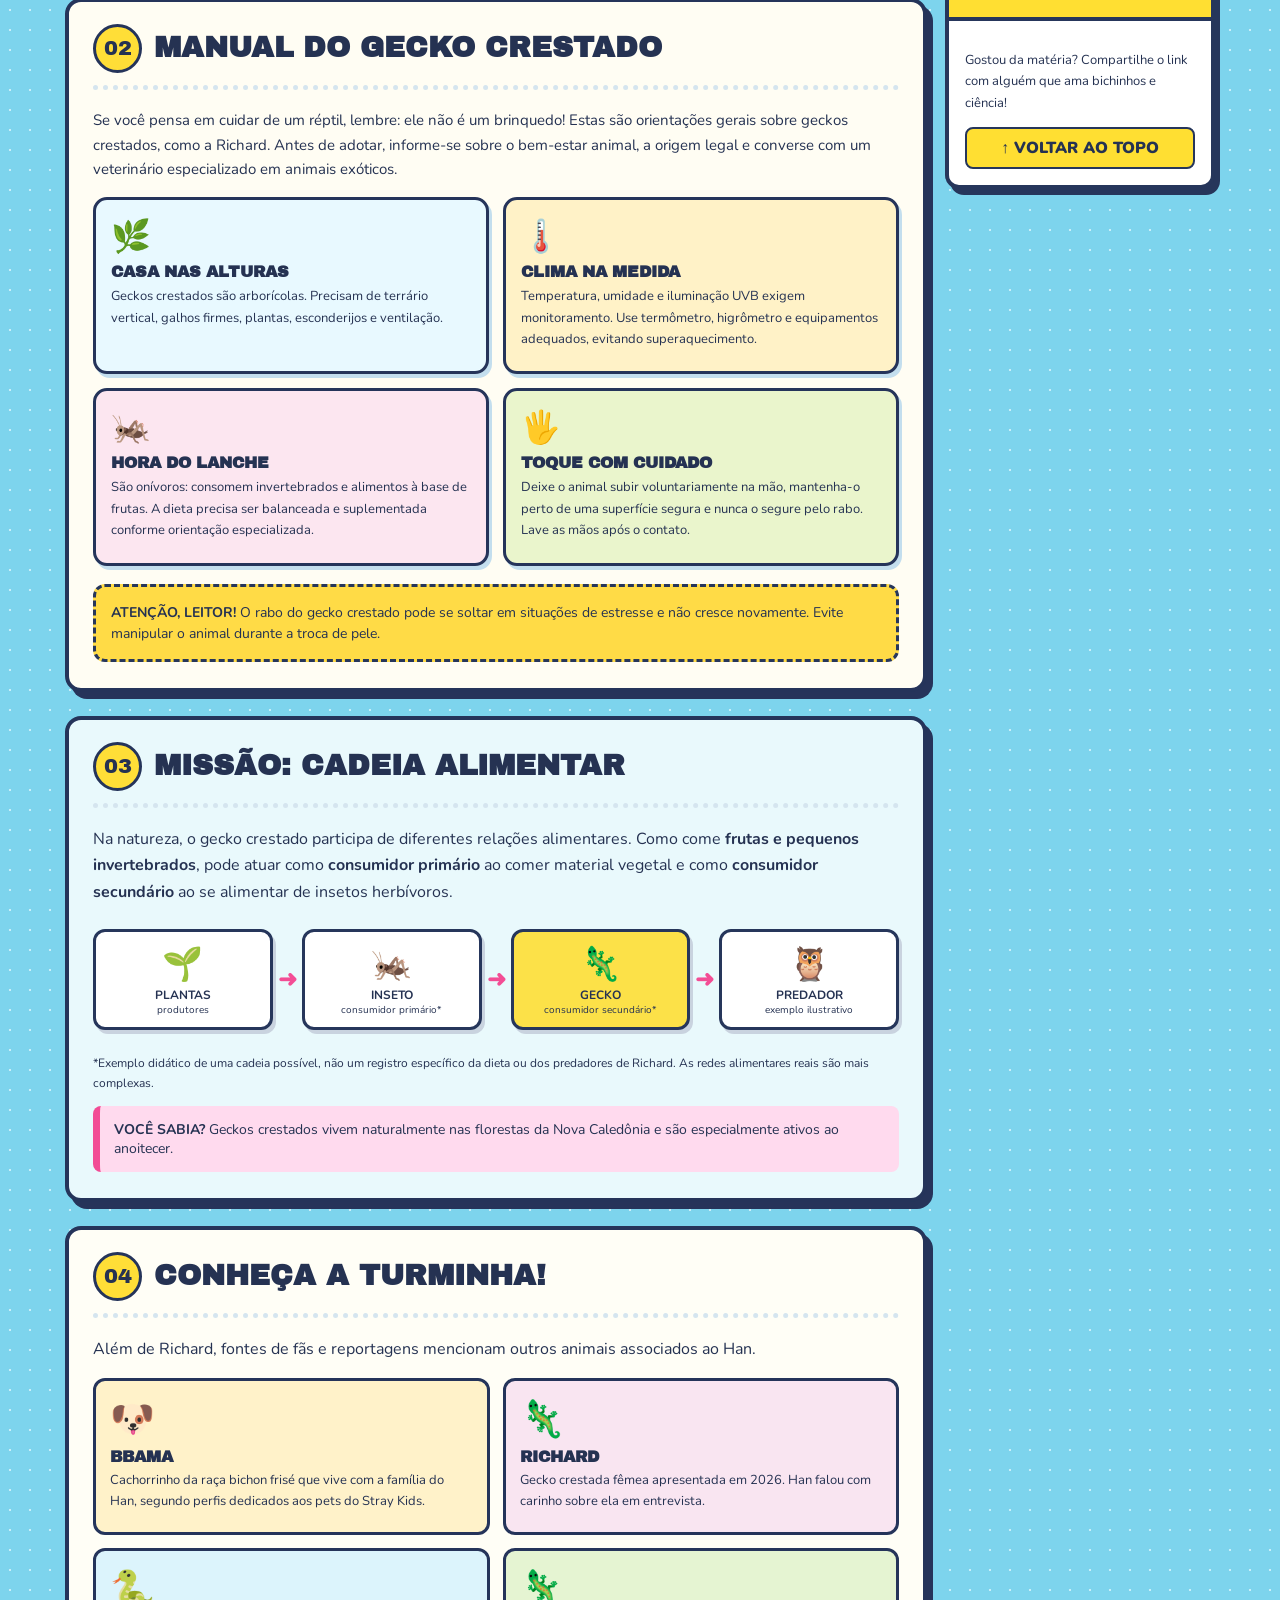
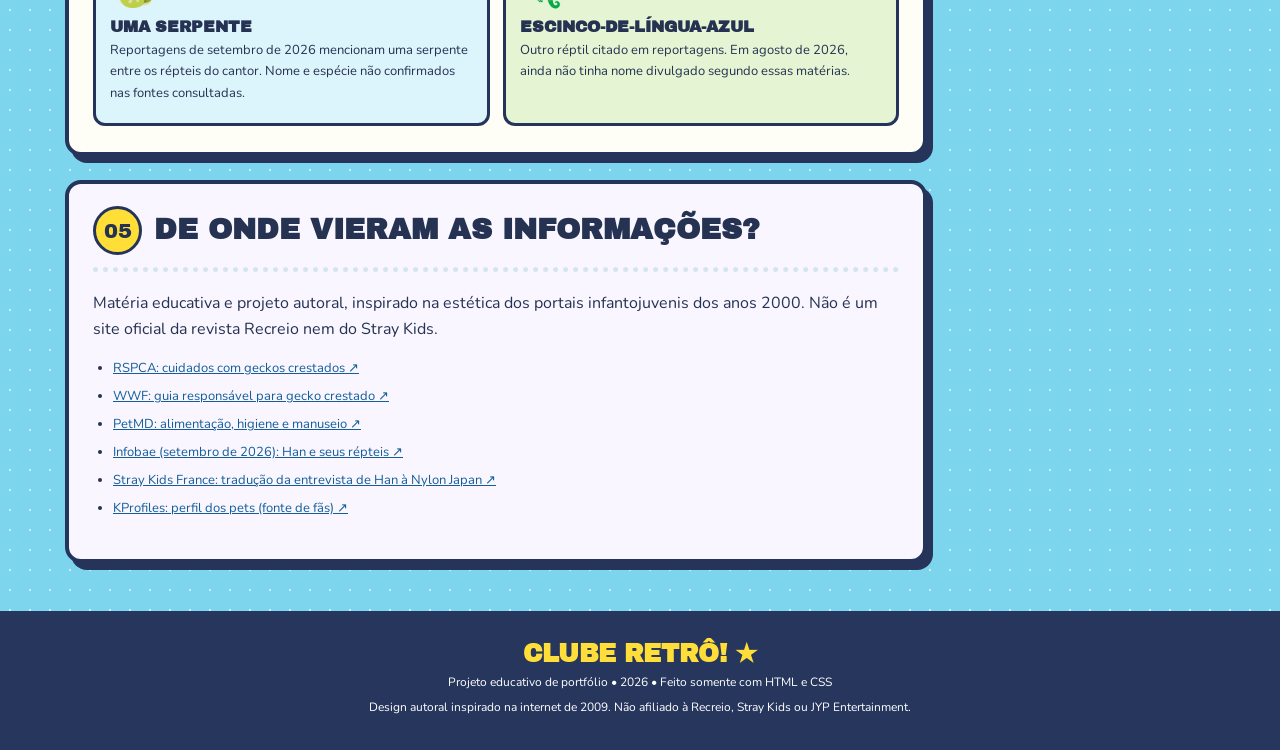
<file: projetos/clube-retro-richard/index.html>
<!doctype html><html lang="pt-BR"><head><meta charset="UTF-8"><meta name="viewport" content="width=device-width, initial-scale=1"><meta name="description" content="Revista retrô inspirada nos portais juvenis de 2009: conheça Richard, a gecko crestada fêmea do Han, e descubra o mundo dos répteis."><title>CLUBE RETRÔ • Richard, a gecko do Han</title><link rel="stylesheet" href="style.css?v=3"></head><body>
<div class="topline"><span>★ SUA REVISTA DIGITAL ★</span><span>EDIÇÃO ESPECIAL • 2026</span><span>100% HTML + CSS</span></div>
<header class="masthead" id="topo"><div class="star star-one">★</div><div class="star star-two">✦</div><div class="logo"><span class="logo-top">CLUBE</span><strong>RETRÔ<span>!</span></strong><small>Curiosidades • Pets • Pop</small></div><div class="head-bubble">VOLTOU<br>O CLIMA<br>DE 2009! <span>↘</span></div><div class="head-pet">🦎</div></header>
<nav class="nav"><a href="#capa">CAPA</a><a href="#materia">MATÉRIA</a><a href="#cuidados">CUIDADOS</a><a href="#cadeia">CIÊNCIA</a><a href="#petracha">PETRACHA</a><a href="#fontes">FONTES</a></nav>
<div class="ticker"><span>✳ EDIÇÃO PETS ✳ HAN JISUNG ✳ GECKOS ✳ CIÊNCIA SEM COMPLICAÇÃO ✳ CURIOSIDADES ✳</span></div>
<main class="wrapper"><div class="columns"><div class="primary"><section id="capa" class="hero"><div class="hero-copy"><span class="ribbon">CAPA DA SEMANA • K-POP + NATUREZA</span><p class="issue">REVISTA DIGITAL Nº 01 <span>OUT / 2026</span></p><h1>RICHARD! <em>A GECKO</em> DO <span>HAN!</span></h1><p class="deck">Ela é uma menininha chamada Richard! Conheça a gecko crestada do Han, descubra como cuidar dessa espécie e entenda seu papel na natureza.</p><a href="#materia" class="read-btn">LER A MATÉRIA <b>➜</b></a><div class="note">* Richard é uma gecko crestada fêmea, segundo reportagens de 2026. O nome e o gênero foram confirmados por fontes sobre os pets do Han. Não confunda gecko crestado com lagartixa-leopardo: os cuidados são diferentes.</div></div><div class="hero-photo"><div class="photo-sticker">OLHA<br>ESSE<br>ROSTINHO!</div><img src="gecko-terrario.jfif" alt="Gecko crestado marrom e creme em um terrário, foto de referência enviada para o projeto"><div class="photo-caption">FOTO ENVIADA PARA A MATÉRIA • ORIGEM NÃO VERIFICADA INDEPENDENTEMENTE</div></div></section>
<div class="dots">✿ ✿ ✿ ✿ ✿ ✿ ✿ ✿ ✿</div>
<section id="materia" class="story"><div class="section-title"><span>01</span><h2>UMA MENININHA CHAMADA RICHARD!</h2></div><p class="lead">Han Jisung, do Stray Kids, apresentou Richard em 2026. Ela é uma gecko crestada fêmea que conquistou os fãs! O carinho do cantor pelos répteis também inspirou uma iniciativa de apoio à conservação desses animais no México.</p><div class="split"><div><h3>QUEM É A RICHARD?</h3><p>Richard é uma <strong>gecko crestada (Correlophus ciliatus)</strong> fêmea, apresentada por Han em 2026. Segundo perfis de fãs, Changbin sugeriu o nome. Em entrevista à <em>Nylon Japan</em>, Han contou que ela já come vários grilos, troca de pele sozinha e exige atenção à temperatura do terrário.</p><p><strong>Um detalhe científico:</strong> gecko crestado e lagartixa-leopardo são espécies diferentes. A Richard foi identificada como <strong>gecko crestado</strong> nas reportagens consultadas, por isso todo o manual desta edição se refere a essa espécie, que vive em ambientes arborizados e precisa de um terrário vertical.</p></div><figure class="polaroid"><img src="gecko-com-han.jfif" alt="Imagem de referência mostrando um gecko sobre a cabeça de uma pessoa"><figcaption>Foto enviada para a matéria ✦</figcaption></figure></div></section>
<section id="cuidados" class="care"><div class="section-title"><span>02</span><h2>MANUAL DO GECKO CRESTADO</h2></div><p class="intro">Se você pensa em cuidar de um réptil, lembre: ele não é um brinquedo! Estas são orientações gerais sobre geckos crestados, como a Richard. Antes de adotar, informe-se sobre o bem-estar animal, a origem legal e converse com um veterinário especializado em animais exóticos.</p><div class="care-grid"><article><div class="bigemoji">🌿</div><h3>CASA NAS ALTURAS</h3><p>Geckos crestados são arborícolas. Precisam de terrário vertical, galhos firmes, plantas, esconderijos e ventilação.</p></article><article><div class="bigemoji">🌡️</div><h3>CLIMA NA MEDIDA</h3><p>Temperatura, umidade e iluminação UVB exigem monitoramento. Use termômetro, higrômetro e equipamentos adequados, evitando superaquecimento.</p></article><article><div class="bigemoji">🦗</div><h3>HORA DO LANCHE</h3><p>São onívoros: consomem invertebrados e alimentos à base de frutas. A dieta precisa ser balanceada e suplementada conforme orientação especializada.</p></article><article><div class="bigemoji">🖐️</div><h3>TOQUE COM CUIDADO</h3><p>Deixe o animal subir voluntariamente na mão, mantenha-o perto de uma superfície segura e nunca o segure pelo rabo. Lave as mãos após o contato.</p></article></div><div class="alert"><strong>ATENÇÃO, LEITOR!</strong> O rabo do gecko crestado pode se soltar em situações de estresse e não cresce novamente. Evite manipular o animal durante a troca de pele.</div></section>
<section id="cadeia" class="science"><div class="section-title"><span>03</span><h2>MISSÃO: CADEIA ALIMENTAR</h2></div><p>Na natureza, o gecko crestado participa de diferentes relações alimentares. Como come <strong>frutas e pequenos invertebrados</strong>, pode atuar como <strong>consumidor primário</strong> ao comer material vegetal e como <strong>consumidor secundário</strong> ao se alimentar de insetos herbívoros.</p><div class="chain"><div><span>🌱</span><b>PLANTAS</b><small>produtores</small></div><i>➜</i><div><span>🦗</span><b>INSETO</b><small>consumidor primário*</small></div><i>➜</i><div class="active"><span>🦎</span><b>GECKO</b><small>consumidor secundário*</small></div><i>➜</i><div><span>🦉</span><b>PREDADOR</b><small>exemplo ilustrativo</small></div></div><p class="fine">*Exemplo didático de uma cadeia possível, não um registro específico da dieta ou dos predadores de Richard. As redes alimentares reais são mais complexas.</p><div class="fact"><b>VOCÊ SABIA?</b> Geckos crestados vivem naturalmente nas florestas da Nova Caledônia e são especialmente ativos ao anoitecer.</div></section>
<section id="petracha" class="pets"><div class="section-title"><span>04</span><h2>CONHEÇA A TURMINHA!</h2></div><p>Além de Richard, fontes de fãs e reportagens mencionam outros animais associados ao Han.</p><div class="pet-grid"><article><span>🐶</span><h3>BBAMA</h3><p>Cachorrinho da raça bichon frisé que vive com a família do Han, segundo perfis dedicados aos pets do Stray Kids.</p></article><article><span>🦎</span><h3>RICHARD</h3><p>Gecko crestada fêmea apresentada em 2026. Han falou com carinho sobre ela em entrevista.</p></article><article><span>🐍</span><h3>UMA SERPENTE</h3><p>Reportagens de setembro de 2026 mencionam uma serpente entre os répteis do cantor. Nome e espécie não confirmados nas fontes consultadas.</p></article><article><span>🦎</span><h3>ESCINCO-DE-LÍNGUA-AZUL</h3><p>Outro réptil citado em reportagens. Em agosto de 2026, ainda não tinha nome divulgado segundo essas matérias.</p></article></div></section>
<section id="fontes" class="sources"><div class="section-title"><span>05</span><h2>DE ONDE VIERAM AS INFORMAÇÕES?</h2></div><p>Matéria educativa e projeto autoral, inspirado na estética dos portais infantojuvenis dos anos 2000. Não é um site oficial da revista Recreio nem do Stray Kids.</p><ul><li><a href="https://www.rspca.org.uk/adviceandwelfare/pets/other/crestedgecko" target="_blank" rel="noopener">RSPCA: cuidados com geckos crestados ↗</a></li><li><a href="https://www.worldwildlife.org/our-work/wildlife/wildlife-crime/responsible-pet-guide/assessed-exotic-species/crested-gecko/" target="_blank" rel="noopener">WWF: guia responsável para gecko crestado ↗</a></li><li><a href="https://www.petmd.com/reptile/crested-gecko-care-sheet" target="_blank" rel="noopener">PetMD: alimentação, higiene e manuseio ↗</a></li><li><a href="https://www.infobae.com/mexico/2026/09/14/fans-mexicanas-de-stray-kids-hacen-donativo-al-herpetario-de-la-unam-por-el-cumpleanos-de-han-jisung/" target="_blank" rel="noopener">Infobae (setembro de 2026): Han e seus répteis ↗</a></li><li><a href="https://straykidsfrance.com/nylon-japan-han-2026" target="_blank" rel="noopener">Stray Kids France: tradução da entrevista de Han à Nylon Japan ↗</a></li><li><a href="https://kprofiles.com/stray-kids-pets-petracha/" target="_blank" rel="noopener">KProfiles: perfil dos pets (fonte de fãs) ↗</a></li></ul></section></div>
<aside class="sidebar"><div class="side-card quiz"><div class="side-heading">TESTE RELÂMPAGO!</div><div class="inside"><span class="badge">QUIZ SEM JAVASCRIPT</span><h3>GECKO OU DRAGÃO?</h3><p>O gecko crestado vive principalmente...</p><details><summary>🌊 No oceano</summary><p>Não! Ele é um réptil terrestre e arborícola.</p></details><details><summary>🌳 Nos galhos das árvores</summary><p>ACERTOU! ★ É um animal arborícola.</p></details><details><summary>❄️ Na neve</summary><p>Não! É originário da Nova Caledônia.</p></details></div></div><div class="side-card"><div class="side-heading pink">POSTER DA SEMANA</div><div class="inside poster"><img src="gecko-terrario.jfif" alt="Gecko de referência no terrário"><b>RICHARD, RAINHA DO TERRÁRIO</b><span>★ ★ ★</span></div></div><div class="side-card"><div class="side-heading green">PASSATEMPO!</div><div class="inside"><h3>ACHOU AS PALAVRAS?</h3><p>Procure na matéria: <strong>GECKO</strong>, <strong>HABITAT</strong>, <strong>ONÍVORO</strong> e <strong>CADEIA</strong>.</p><p class="tiny">Dica: estão espalhadas pelas seções!</p></div></div><div class="side-card"><div class="side-heading">CLUBE DOS CURIOSOS</div><div class="inside"><p>Gostou da matéria? Compartilhe o link com alguém que ama bichinhos e ciência!</p><a href="#topo" class="side-link">↑ VOLTAR AO TOPO</a></div></div></aside></div></main><footer><strong>CLUBE RETRÔ! ★</strong><p>Projeto educativo de portfólio • 2026 • Feito somente com HTML e CSS</p><p>Design autoral inspirado na internet de 2009. Não afiliado à Recreio, Stray Kids ou JYP Entertainment.</p></footer></body></html>
</file>
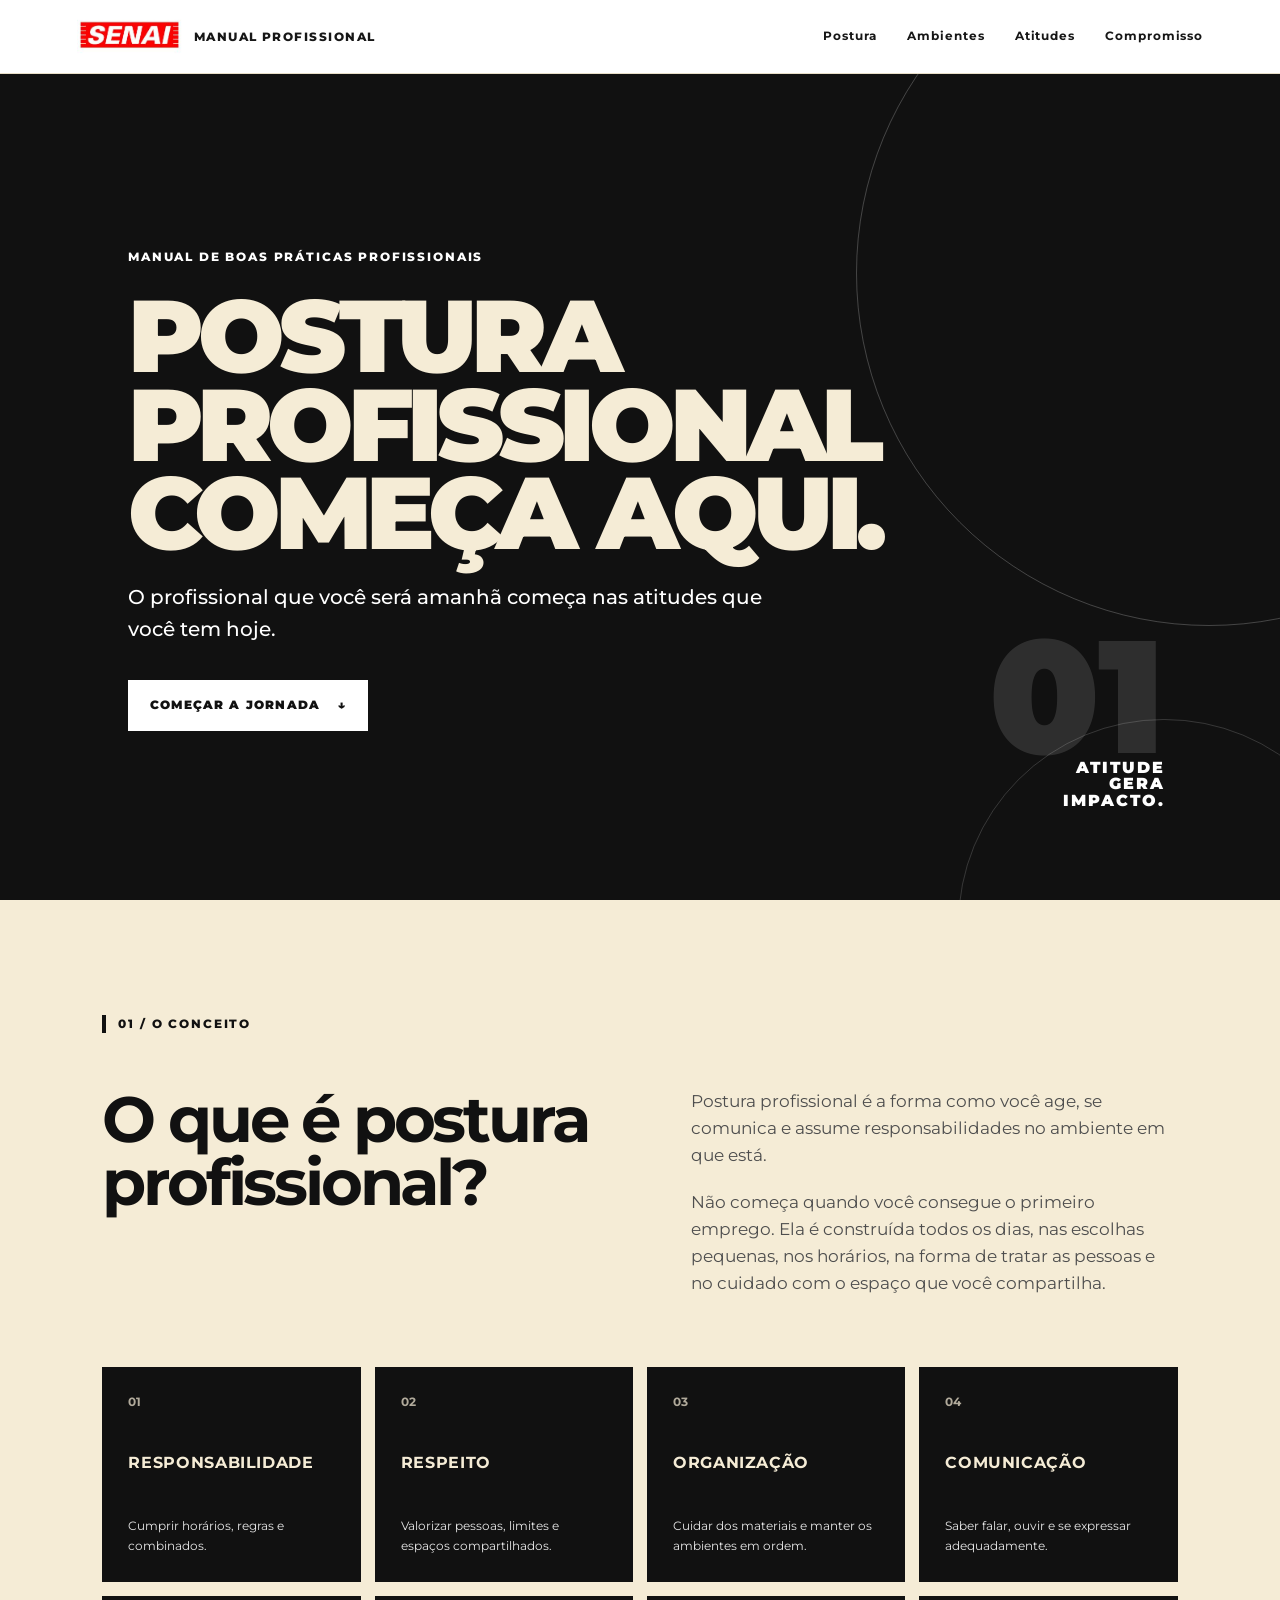
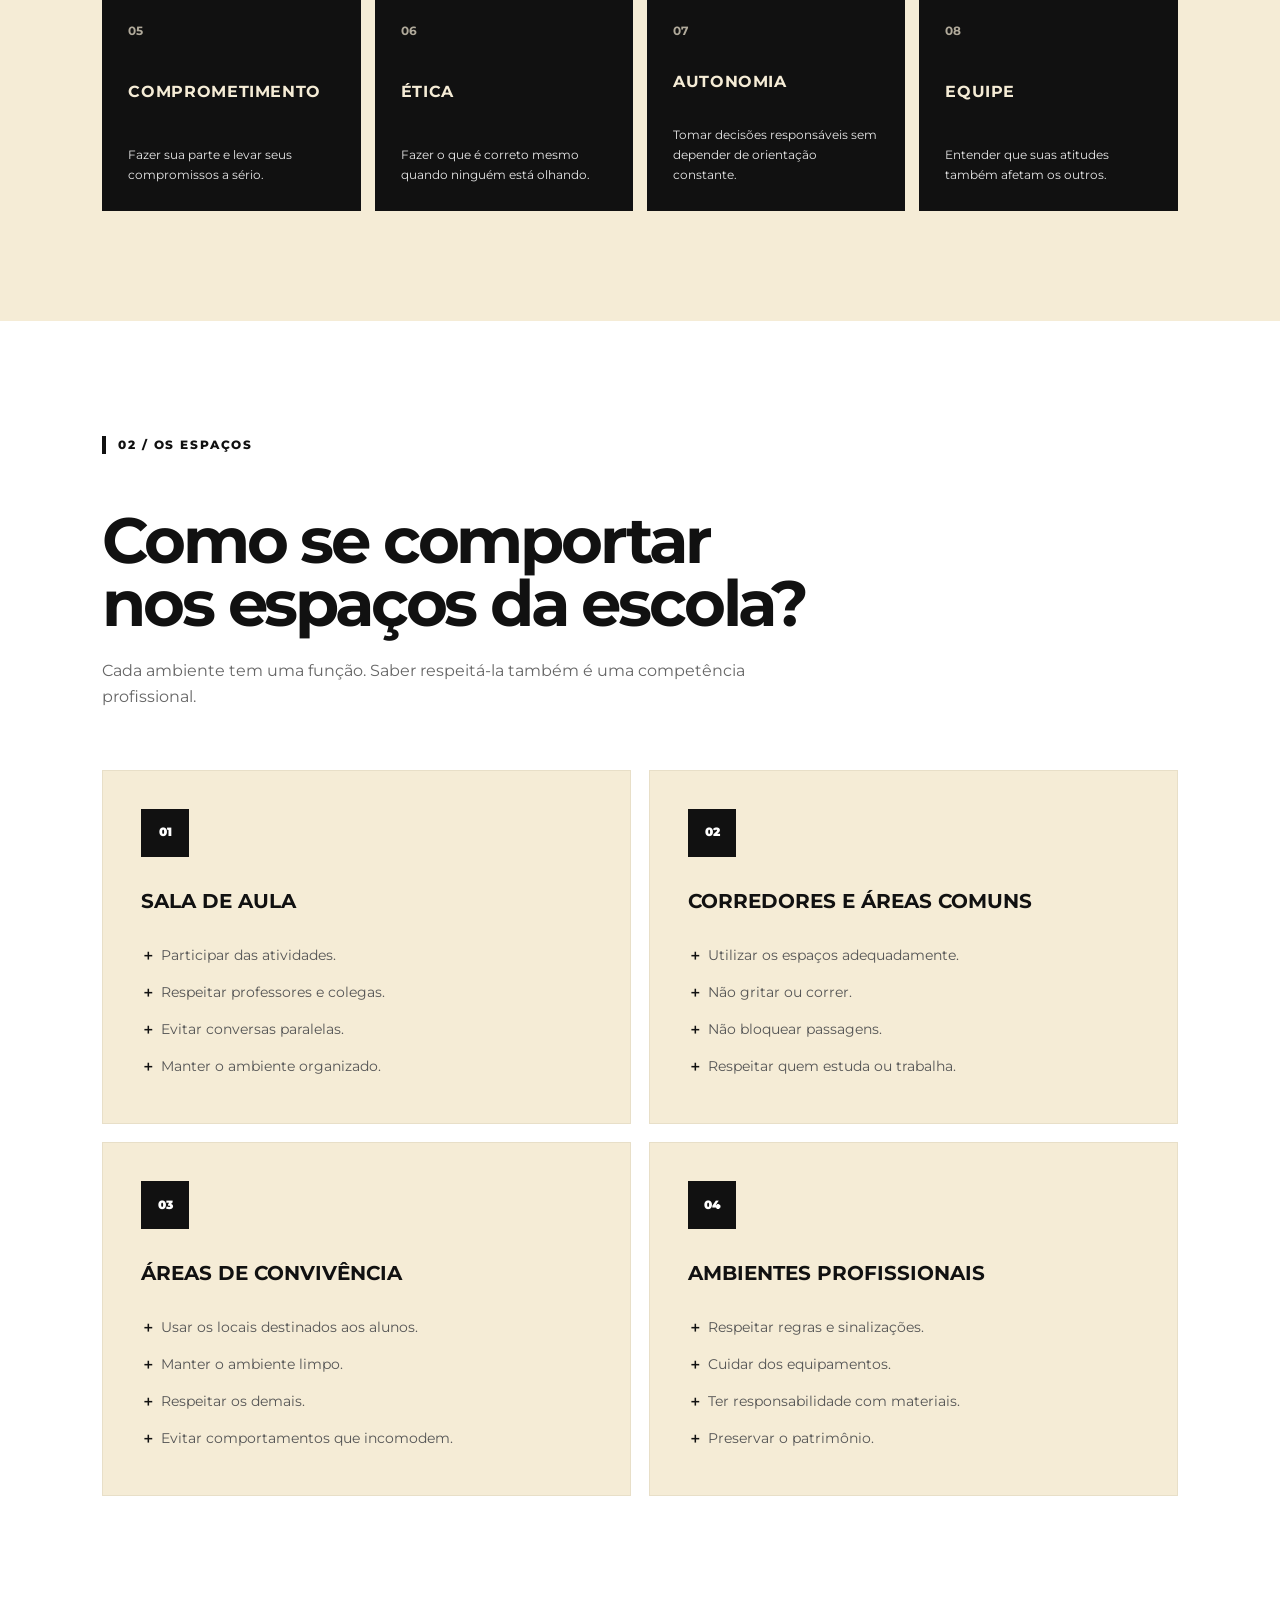
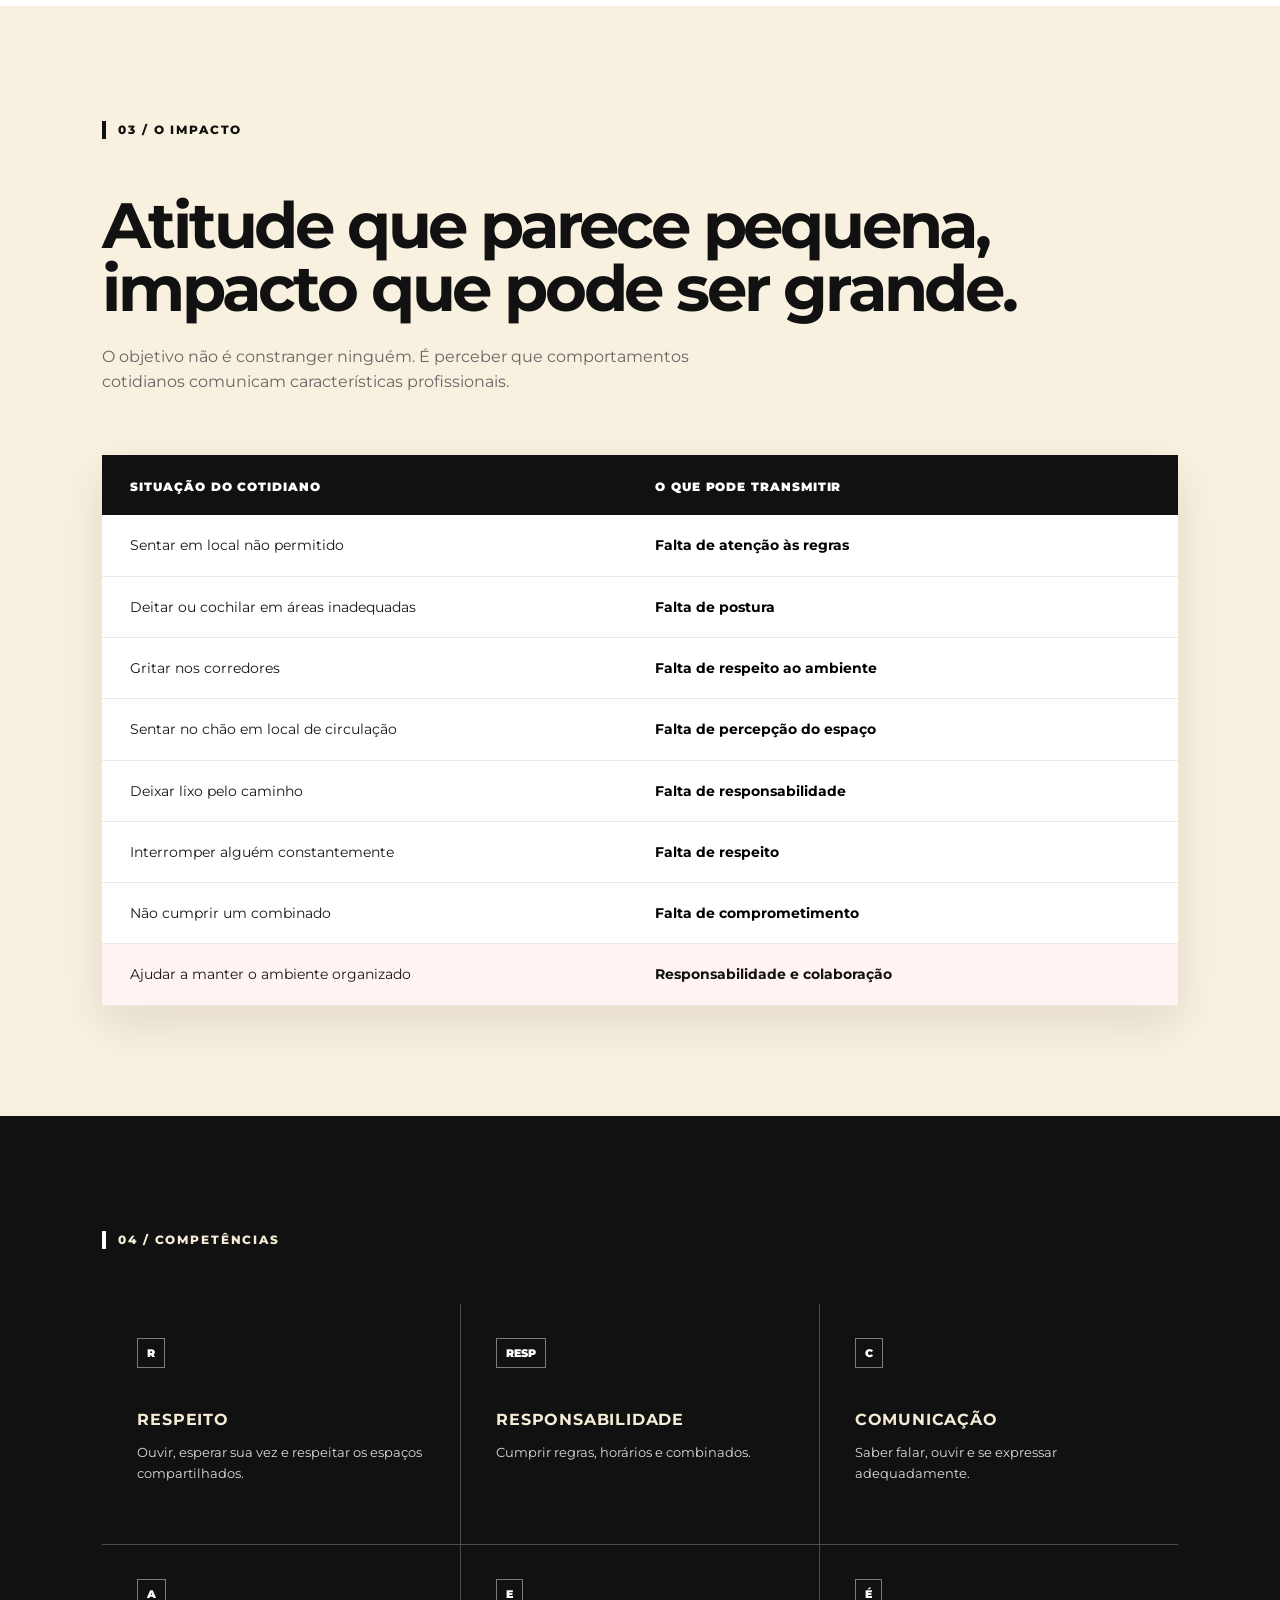
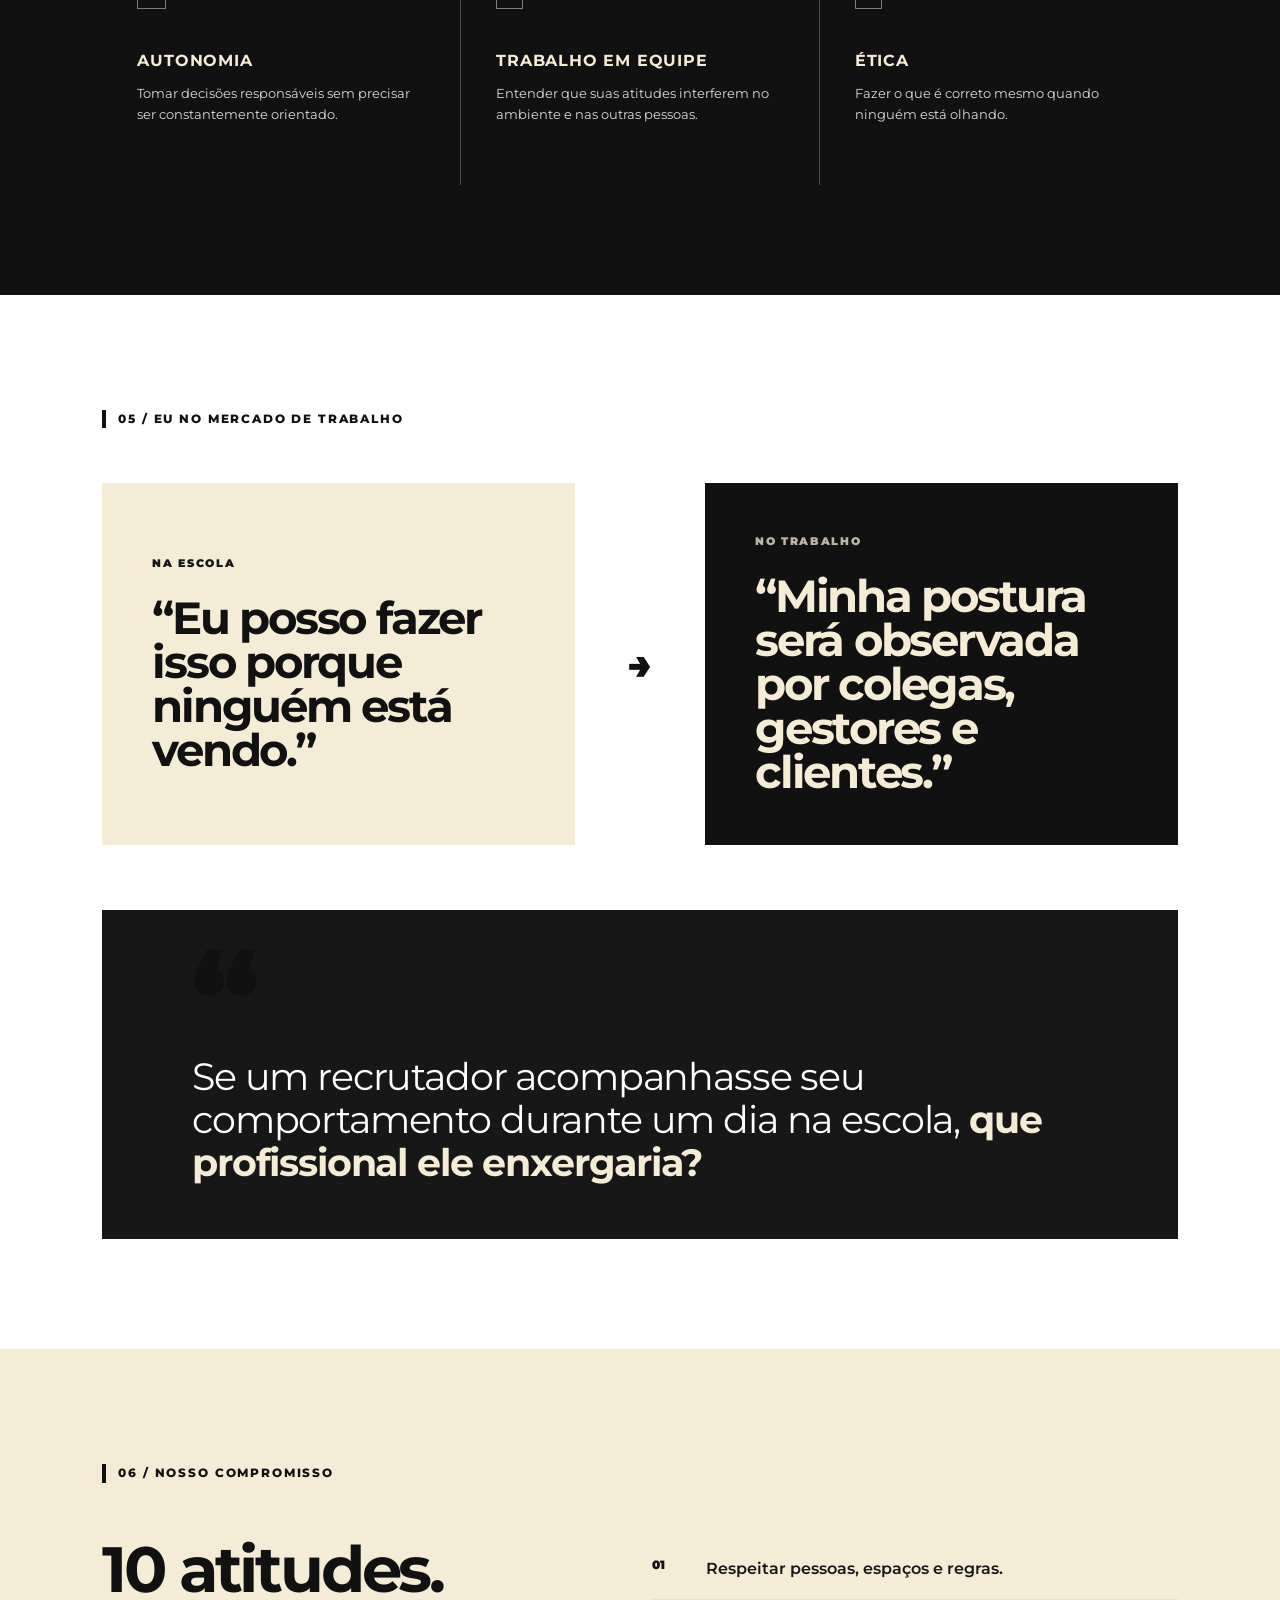
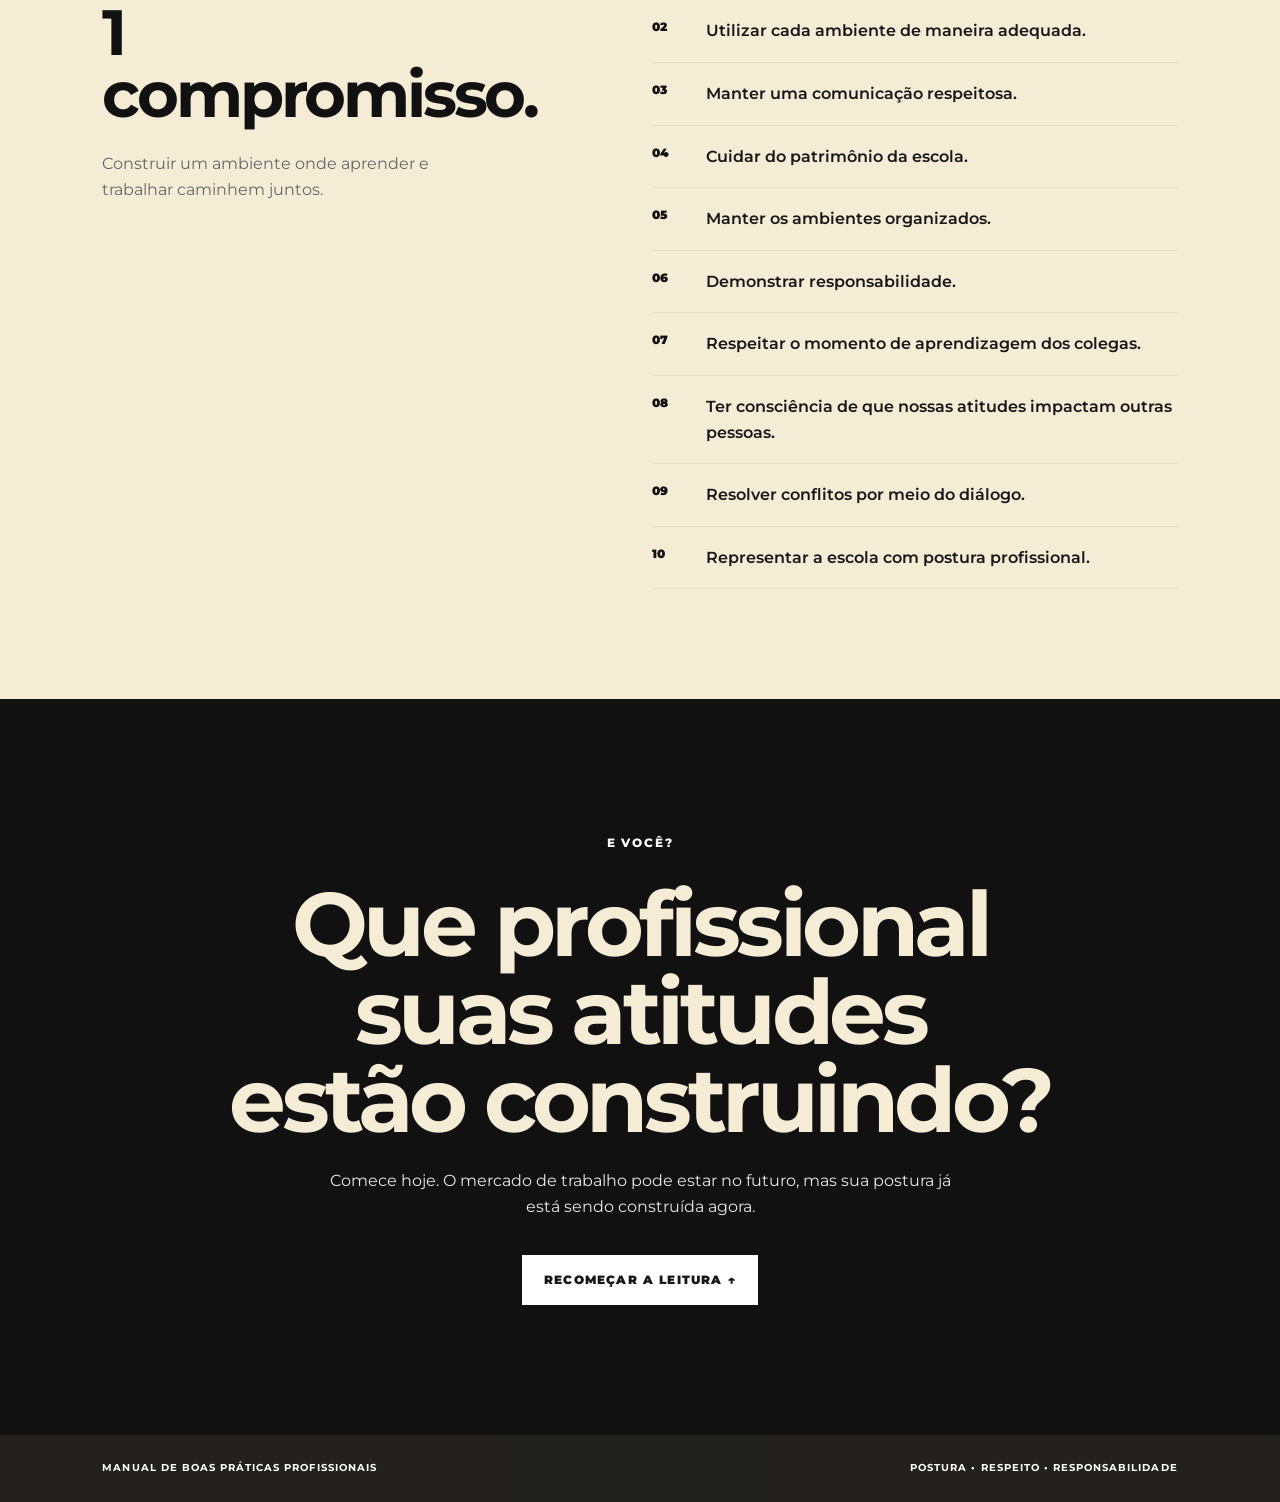
<file: projetos/manual-boa-conduta/index.html>
<!DOCTYPE html>
<html lang="pt-BR">
<head>
  <meta charset="UTF-8">
  <meta name="viewport" content="width=device-width, initial-scale=1.0">
  <meta name="description" content="Manual de Boas Práticas Profissionais da Escola">
  <title>Postura Profissional Começa Aqui</title>
  <link rel="preconnect" href="https://fonts.googleapis.com">
  <link rel="preconnect" href="https://fonts.gstatic.com" crossorigin>
  <link href="https://fonts.googleapis.com/css2?family=Montserrat:wght@400;500;600;700;800;900&display=swap" rel="stylesheet">
  <link rel="stylesheet" href="style.css?v=3">
</head>
<body>

  <header class="topbar">
    <div class="brand">
      <img class="senai-logo" src="logo-senai.png" alt="Logo SENAI">
      <span>MANUAL PROFISSIONAL</span>
    </div>
    <nav>
      <a href="#conceito">Postura</a>
      <a href="#espacos">Ambientes</a>
      <a href="#atitudes">Atitudes</a>
      <a href="#compromisso">Compromisso</a>
    </nav>
  </header>

  <main>
    <section class="hero">
      <div class="hero-content reveal">
        <span class="eyebrow">MANUAL DE BOAS PRÁTICAS PROFISSIONAIS</span>
        <h1>POSTURA<br><span>PROFISSIONAL</span><br>COMEÇA AQUI.</h1>
        <p class="hero-subtitle">O profissional que você será amanhã começa nas atitudes que você tem hoje.</p>
        <a class="cta" href="#conceito">COMEÇAR A JORNADA <span>↓</span></a>
      </div>
      <div class="hero-shape" aria-hidden="true">
        <div class="shape-number">01</div>
        <div class="shape-text">ATITUDE<br>GERA<br>IMPACTO.</div>
      </div>
    </section>

    <section id="conceito" class="section intro">
      <div class="section-label reveal">01 / O CONCEITO</div>
      <div class="intro-grid">
        <div class="reveal">
          <h2>O que é <span>postura profissional?</span></h2>
        </div>
        <div class="intro-copy reveal">
          <p>Postura profissional é a forma como você age, se comunica e assume responsabilidades no ambiente em que está.</p>
          <p>Não começa quando você consegue o primeiro emprego. Ela é construída todos os dias, nas escolhas pequenas, nos horários, na forma de tratar as pessoas e no cuidado com o espaço que você compartilha.</p>
        </div>
      </div>

      <div class="pillars">
        <article class="pillar-card red reveal"><strong>01</strong><h3>RESPONSABILIDADE</h3><p>Cumprir horários, regras e combinados.</p></article>
        <article class="pillar-card red reveal"><strong>02</strong><h3>RESPEITO</h3><p>Valorizar pessoas, limites e espaços compartilhados.</p></article>
        <article class="pillar-card red reveal"><strong>03</strong><h3>ORGANIZAÇÃO</h3><p>Cuidar dos materiais e manter os ambientes em ordem.</p></article>
        <article class="pillar-card red reveal"><strong>04</strong><h3>COMUNICAÇÃO</h3><p>Saber falar, ouvir e se expressar adequadamente.</p></article>
        <article class="pillar-card red reveal"><strong>05</strong><h3>COMPROMETIMENTO</h3><p>Fazer sua parte e levar seus compromissos a sério.</p></article>
        <article class="pillar-card red reveal"><strong>06</strong><h3>ÉTICA</h3><p>Fazer o que é correto mesmo quando ninguém está olhando.</p></article>
        <article class="pillar-card red reveal"><strong>07</strong><h3>AUTONOMIA</h3><p>Tomar decisões responsáveis sem depender de orientação constante.</p></article>
        <article class="pillar-card red reveal"><strong>08</strong><h3>EQUIPE</h3><p>Entender que suas atitudes também afetam os outros.</p></article>
      </div>
    </section>

    <section id="espacos" class="section spaces-section">
      <div class="section-label reveal">02 / OS ESPAÇOS</div>
      <div class="section-heading reveal">
        <h2>Como se comportar<br><span>nos espaços da escola?</span></h2>
        <p>Cada ambiente tem uma função. Saber respeitá-la também é uma competência profissional.</p>
      </div>

      <div class="space-grid">
        <article class="space-card reveal">
          <div class="space-icon">01</div>
          <h3>SALA DE AULA</h3>
          <ul>
            <li>Participar das atividades.</li>
            <li>Respeitar professores e colegas.</li>
            <li>Evitar conversas paralelas.</li>
            <li>Manter o ambiente organizado.</li>
          </ul>
        </article>

        <article class="space-card reveal">
          <div class="space-icon">02</div>
          <h3>CORREDORES E ÁREAS COMUNS</h3>
          <ul>
            <li>Utilizar os espaços adequadamente.</li>
            <li>Não gritar ou correr.</li>
            <li>Não bloquear passagens.</li>
            <li>Respeitar quem estuda ou trabalha.</li>
          </ul>
        </article>

        <article class="space-card reveal">
          <div class="space-icon">03</div>
          <h3>ÁREAS DE CONVIVÊNCIA</h3>
          <ul>
            <li>Usar os locais destinados aos alunos.</li>
            <li>Manter o ambiente limpo.</li>
            <li>Respeitar os demais.</li>
            <li>Evitar comportamentos que incomodem.</li>
          </ul>
        </article>

        <article class="space-card reveal">
          <div class="space-icon">04</div>
          <h3>AMBIENTES PROFISSIONAIS</h3>
          <ul>
            <li>Respeitar regras e sinalizações.</li>
            <li>Cuidar dos equipamentos.</li>
            <li>Ter responsabilidade com materiais.</li>
            <li>Preservar o patrimônio.</li>
          </ul>
        </article>
      </div>
    </section>

    <section id="atitudes" class="section attitudes-section">
      <div class="section-label reveal">03 / O IMPACTO</div>
      <div class="section-heading reveal">
        <h2>Atitude que parece pequena,<br><span>impacto que pode ser grande.</span></h2>
        <p>O objetivo não é constranger ninguém. É perceber que comportamentos cotidianos comunicam características profissionais.</p>
      </div>

      <div class="comparison-table reveal">
        <div class="table-head">
          <span>SITUAÇÃO DO COTIDIANO</span>
          <span>O QUE PODE TRANSMITIR</span>
        </div>
        <div class="table-row"><span>Sentar em local não permitido</span><strong>Falta de atenção às regras</strong></div>
        <div class="table-row"><span>Deitar ou cochilar em áreas inadequadas</span><strong>Falta de postura</strong></div>
        <div class="table-row"><span>Gritar nos corredores</span><strong>Falta de respeito ao ambiente</strong></div>
        <div class="table-row"><span>Sentar no chão em local de circulação</span><strong>Falta de percepção do espaço</strong></div>
        <div class="table-row"><span>Deixar lixo pelo caminho</span><strong>Falta de responsabilidade</strong></div>
        <div class="table-row"><span>Interromper alguém constantemente</span><strong>Falta de respeito</strong></div>
        <div class="table-row"><span>Não cumprir um combinado</span><strong>Falta de comprometimento</strong></div>
        <div class="table-row positive"><span>Ajudar a manter o ambiente organizado</span><strong>Responsabilidade e colaboração</strong></div>
      </div>
    </section>

    <section class="competencies">
      <div class="section-label light reveal">04 / COMPETÊNCIAS</div>
      <div class="competency-grid">
        <article class="competency reveal"><span>R</span><h3>RESPEITO</h3><p>Ouvir, esperar sua vez e respeitar os espaços compartilhados.</p></article>
        <article class="competency reveal"><span>RESP</span><h3>RESPONSABILIDADE</h3><p>Cumprir regras, horários e combinados.</p></article>
        <article class="competency reveal"><span>C</span><h3>COMUNICAÇÃO</h3><p>Saber falar, ouvir e se expressar adequadamente.</p></article>
        <article class="competency reveal"><span>A</span><h3>AUTONOMIA</h3><p>Tomar decisões responsáveis sem precisar ser constantemente orientado.</p></article>
        <article class="competency reveal"><span>E</span><h3>TRABALHO EM EQUIPE</h3><p>Entender que suas atitudes interferem no ambiente e nas outras pessoas.</p></article>
        <article class="competency reveal"><span>É</span><h3>ÉTICA</h3><p>Fazer o que é correto mesmo quando ninguém está olhando.</p></article>
      </div>
    </section>

    <section class="work-section">
      <div class="section-label reveal">05 / EU NO MERCADO DE TRABALHO</div>
      <div class="work-grid">
        <div class="work-card school reveal">
          <span>NA ESCOLA</span>
          <h2>“Eu posso fazer isso porque ninguém está vendo.”</h2>
        </div>
        <div class="arrow reveal">→</div>
        <div class="work-card job reveal">
          <span>NO TRABALHO</span>
          <h2>“Minha postura será observada por colegas, gestores e clientes.”</h2>
        </div>
      </div>

      <div class="question reveal">
        <span class="quote-mark">“</span>
        <p>Se um recrutador acompanhasse seu comportamento durante um dia na escola, <strong>que profissional ele enxergaria?</strong></p>
      </div>
    </section>

    <section id="compromisso" class="section commitment-section">
      <div class="section-label reveal">06 / NOSSO COMPROMISSO</div>
      <div class="commitment-grid">
        <div class="commitment-title reveal">
          <h2>10 atitudes.<br><span>1 compromisso.</span></h2>
          <p>Construir um ambiente onde aprender e trabalhar caminhem juntos.</p>
        </div>
        <ol class="commitment-list reveal">
          <li>Respeitar pessoas, espaços e regras.</li>
          <li>Utilizar cada ambiente de maneira adequada.</li>
          <li>Manter uma comunicação respeitosa.</li>
          <li>Cuidar do patrimônio da escola.</li>
          <li>Manter os ambientes organizados.</li>
          <li>Demonstrar responsabilidade.</li>
          <li>Respeitar o momento de aprendizagem dos colegas.</li>
          <li>Ter consciência de que nossas atitudes impactam outras pessoas.</li>
          <li>Resolver conflitos por meio do diálogo.</li>
          <li>Representar a escola com postura profissional.</li>
        </ol>
      </div>
    </section>

    <section class="final-cta">
      <div class="final-inner reveal">
        <span class="eyebrow">E VOCÊ?</span>
        <h2>Que profissional<br><span>suas atitudes</span><br>estão construindo?</h2>
        <p>Comece hoje. O mercado de trabalho pode estar no futuro, mas sua postura já está sendo construída agora.</p>
        <a class="cta light-cta" href="#conceito">RECOMEÇAR A LEITURA ↑</a>
      </div>
    </section>
  </main>

  <footer>
    <span>MANUAL DE BOAS PRÁTICAS PROFISSIONAIS</span>
    <span>POSTURA • RESPEITO • RESPONSABILIDADE</span>
  </footer>

  <script src="script.js?v=3"></script>
</body>
</html>
</file>
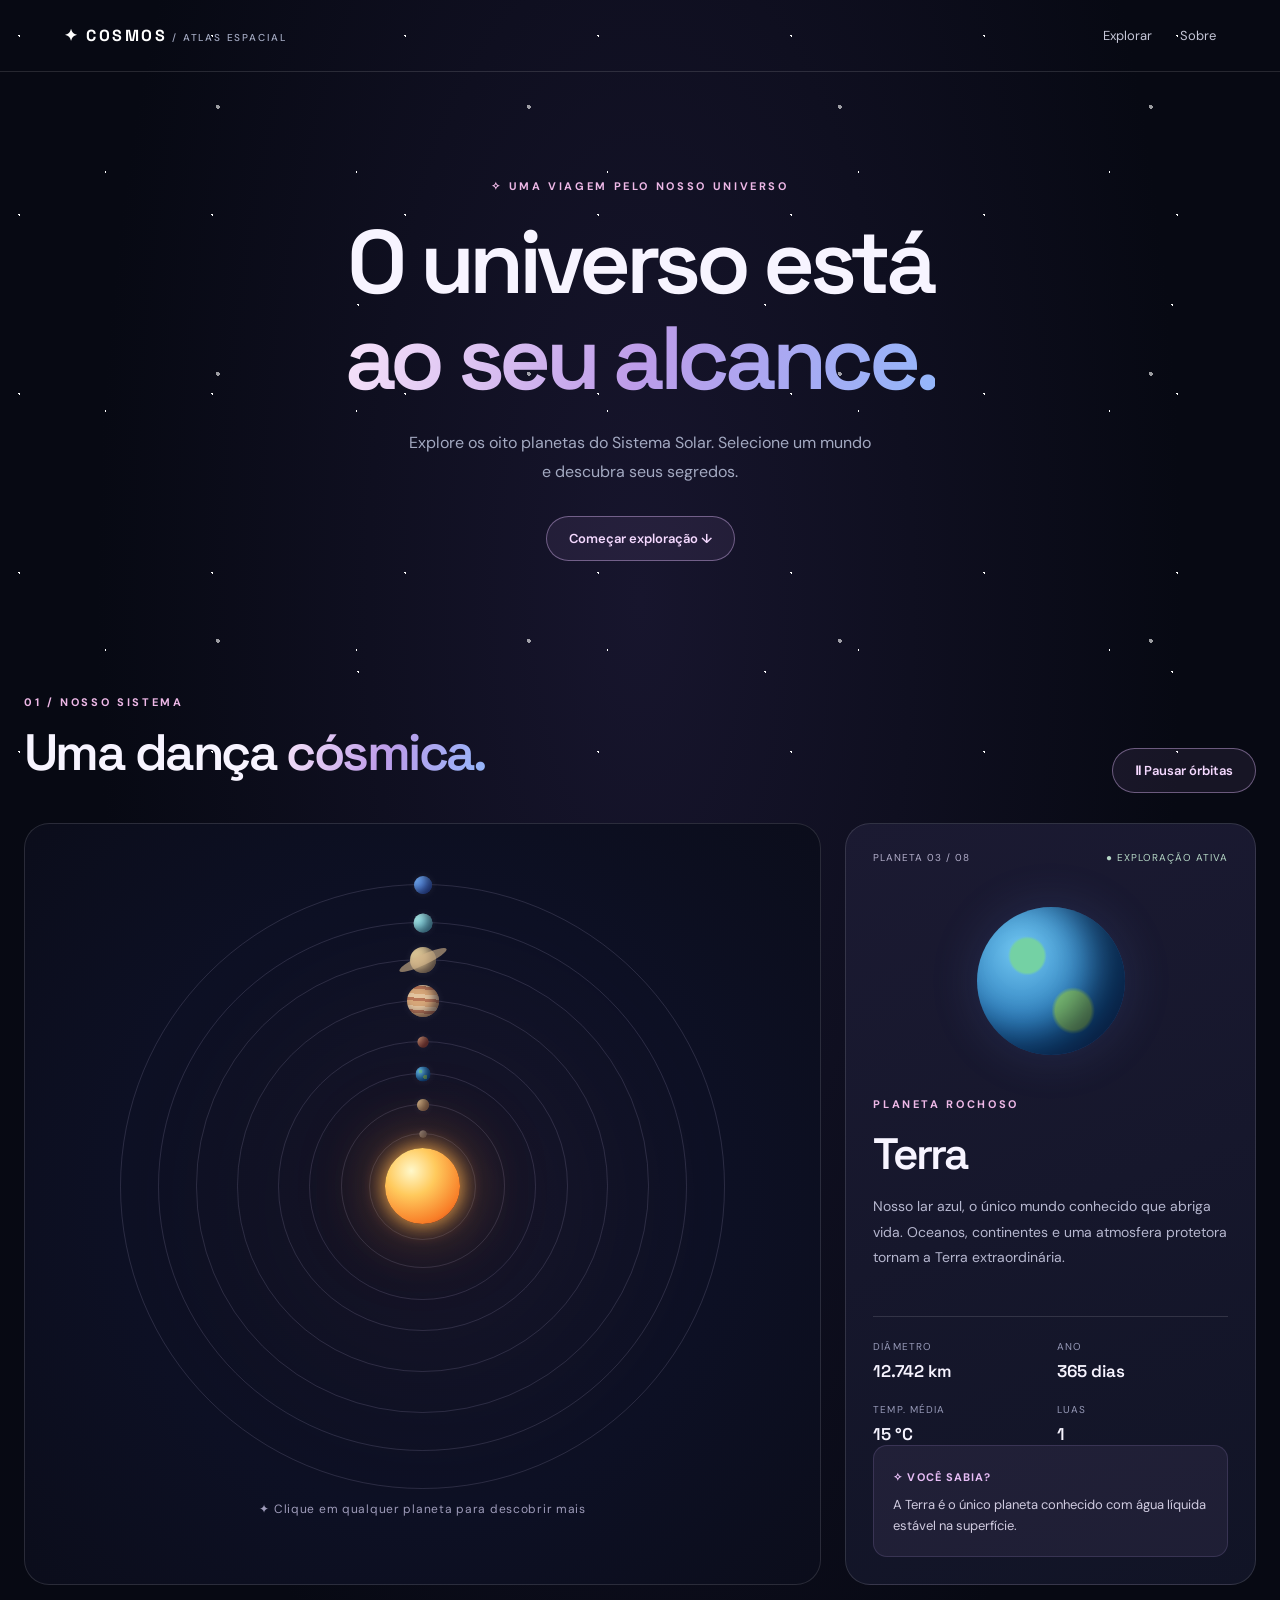
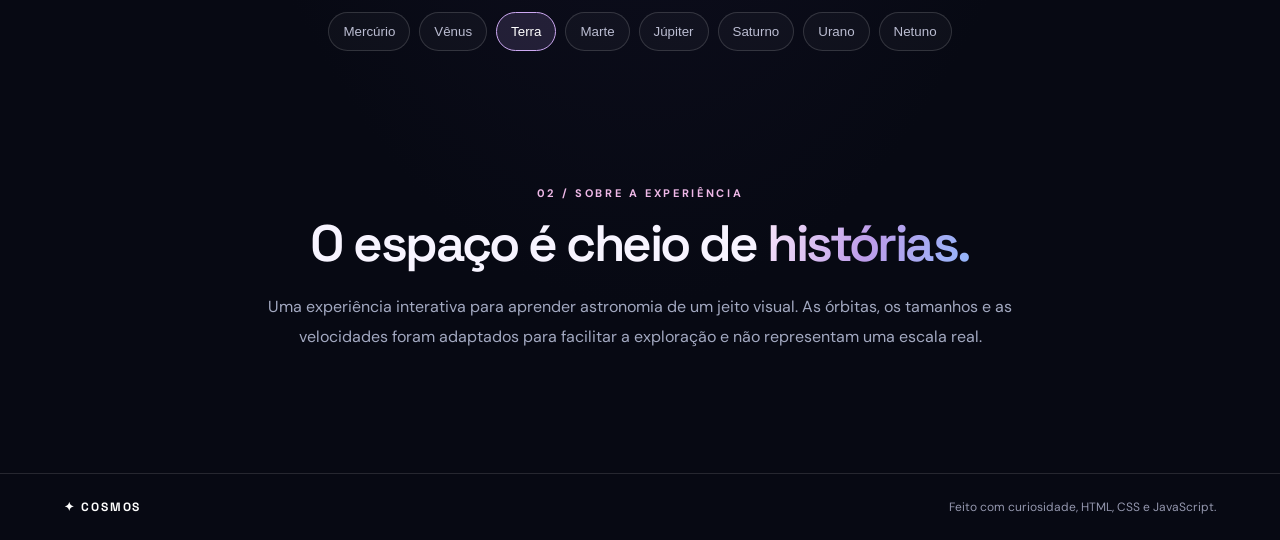
<file: projetos/sistema-solar/index.html>
<!DOCTYPE html>
<html lang="pt-BR">
<head>
<meta charset="UTF-8"><meta name="viewport" content="width=device-width,initial-scale=1">
<title>Cosmos | Explore o Sistema Solar</title>
<link rel="stylesheet" href="style.css?v=3">
</head>
<body>
<div class="stars"></div>
<header><a class="brand" href="#inicio">✦ COSMOS<span> / ATLAS ESPACIAL</span></a><nav><a href="#universo">Explorar</a><a href="#sobre">Sobre</a></nav></header>
<main id="inicio">
<section class="intro"><p class="eyebrow">✧ UMA VIAGEM PELO NOSSO UNIVERSO</p><h1>O universo está<br><em>ao seu alcance.</em></h1><p>Explore os oito planetas do Sistema Solar. Selecione um mundo e descubra seus segredos.</p><a class="explore" href="#universo">Começar exploração ↓</a></section>
<section class="experience" id="universo"><div class="section-heading"><div><p class="eyebrow">01 / NOSSO SISTEMA</p><h2>Uma dança <em>cósmica.</em></h2></div><button id="pause" class="control" aria-pressed="false">Ⅱ Pausar órbitas</button></div>
<div class="layout"><div class="solar-wrap"><div class="solar" id="solar" aria-label="Sistema Solar animado"><button class="sun" data-planet="sol" aria-label="Sol"><span></span></button>
<div class="orbit orbit-1"><button class="planet mercury" data-planet="mercurio" aria-label="Mercúrio"></button></div>
<div class="orbit orbit-2"><button class="planet venus" data-planet="venus" aria-label="Vênus"></button></div>
<div class="orbit orbit-3"><button class="planet earth" data-planet="terra" aria-label="Terra"></button></div>
<div class="orbit orbit-4"><button class="planet mars" data-planet="marte" aria-label="Marte"></button></div>
<div class="orbit orbit-5"><button class="planet jupiter" data-planet="jupiter" aria-label="Júpiter"></button></div>
<div class="orbit orbit-6"><button class="planet saturn" data-planet="saturno" aria-label="Saturno"></button></div>
<div class="orbit orbit-7"><button class="planet uranus" data-planet="urano" aria-label="Urano"></button></div>
<div class="orbit orbit-8"><button class="planet neptune" data-planet="netuno" aria-label="Netuno"></button></div>
</div><p class="hint">✦ Clique em qualquer planeta para descobrir mais</p></div>
<aside class="info" aria-live="polite"><div class="info-top"><span id="number">PLANETA 03 / 08</span><span class="live">● EXPLORAÇÃO ATIVA</span></div><div class="planet-art earth" id="art"></div><p class="eyebrow" id="type">PLANETA ROCHOSO</p><h3 id="name">Terra</h3><p id="description">Nosso lar azul, o único mundo conhecido que abriga vida. Oceanos, continentes e uma atmosfera protetora tornam a Terra extraordinária.</p><div class="stats"><div><small>DIÂMETRO</small><strong id="diameter">12.742 km</strong></div><div><small>ANO</small><strong id="year">365 dias</strong></div><div><small>TEMP. MÉDIA</small><strong id="temperature">15 °C</strong></div><div><small>LUAS</small><strong id="moons">1</strong></div></div><div class="fact"><span>✧ VOCÊ SABIA?</span><p id="fact">A Terra é o único planeta conhecido com água líquida estável na superfície.</p></div></aside></div>
<div class="planet-picker" id="picker" aria-label="Selecionar planeta"></div></section>
<section id="sobre" class="about"><p class="eyebrow">02 / SOBRE A EXPERIÊNCIA</p><h2>O espaço é cheio de <em>histórias.</em></h2><p>Uma experiência interativa para aprender astronomia de um jeito visual. As órbitas, os tamanhos e as velocidades foram adaptados para facilitar a exploração e não representam uma escala real.</p></section>
</main><footer><span>✦ COSMOS</span><span>Feito com curiosidade, HTML, CSS e JavaScript.</span></footer>
<script src="script.js?v=3"></script>
</body></html>
</file>
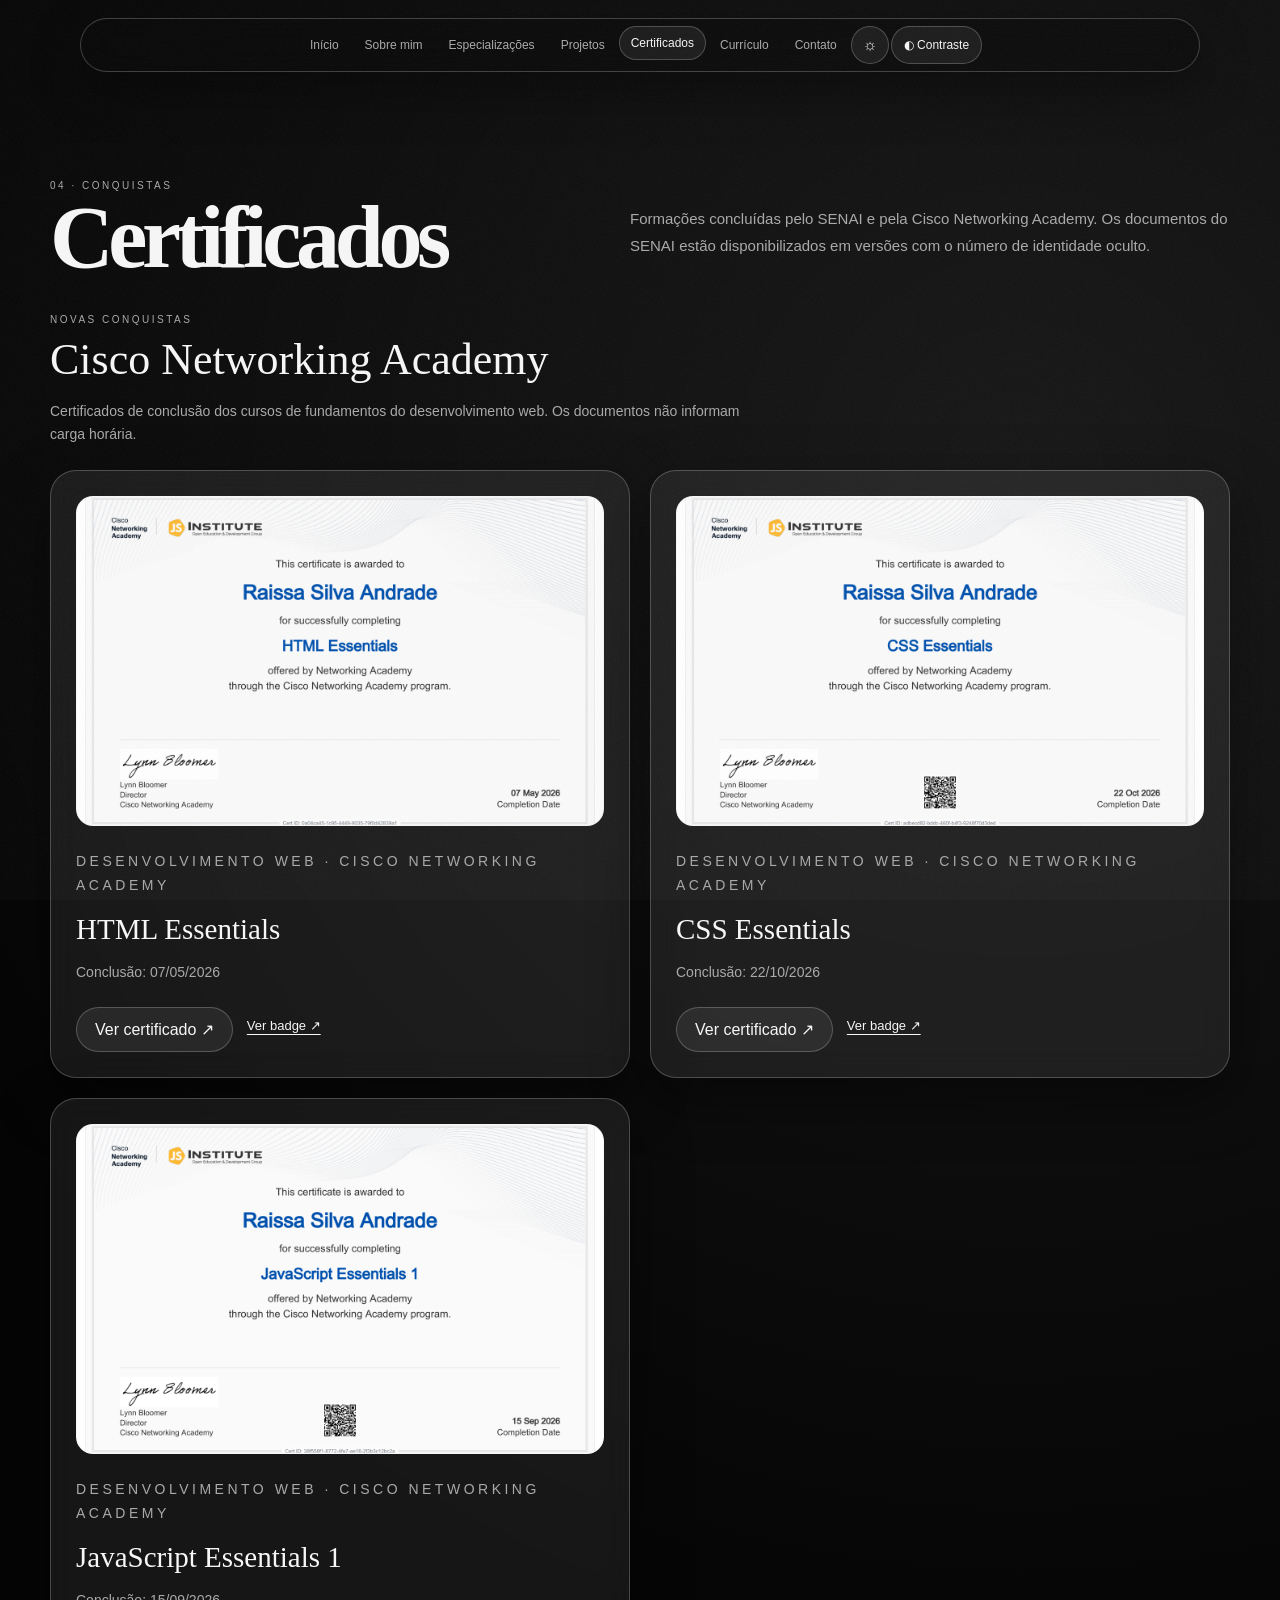
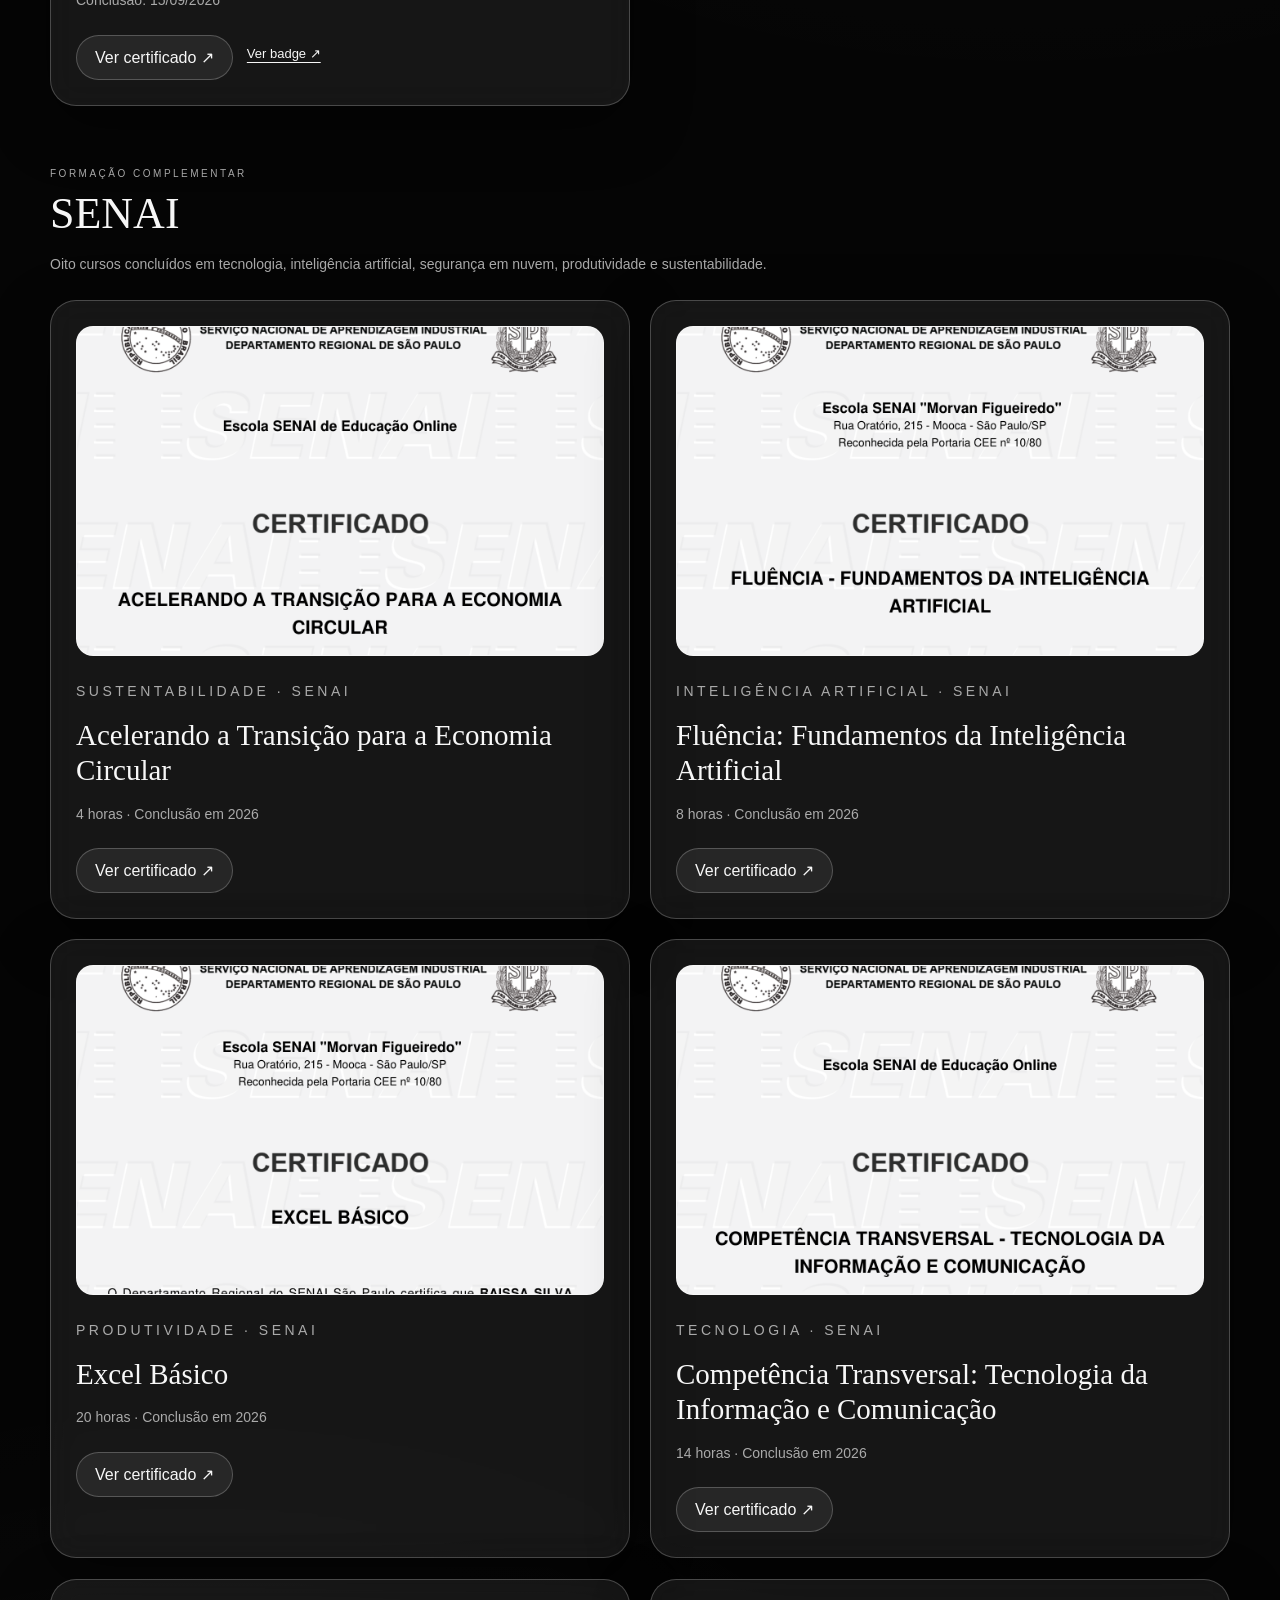
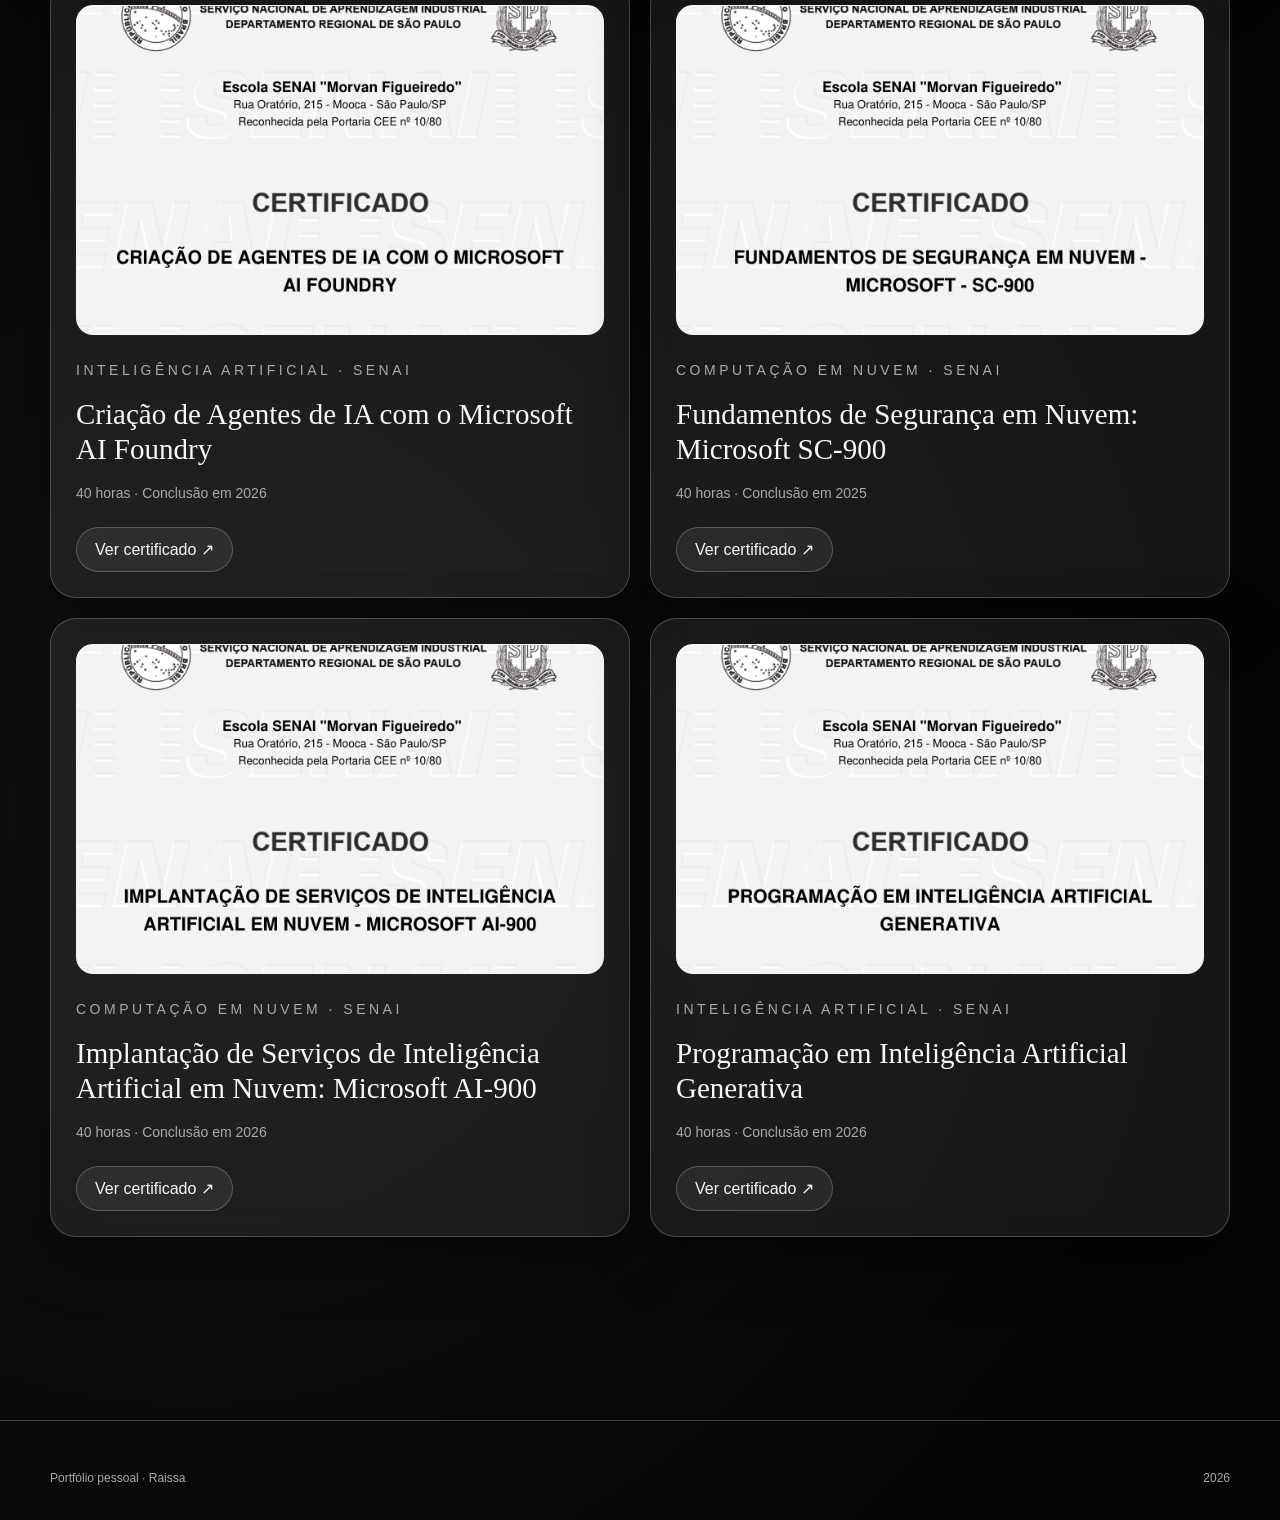
<file: certificados.html>
<!doctype html><html lang="pt-BR"><head><meta charset="utf-8"><meta name="viewport" content="width=device-width,initial-scale=1"><title>Certificados · Raissa</title><link rel="stylesheet" href="style.css?v=3"></head><body data-page="certificados">
<nav class="nav" aria-label="Navegação principal"><button class="menu-toggle" type="button" aria-expanded="false" aria-controls="menu-principal" data-menu-toggle>☰ <span>Menu</span></button><div class="nav-inner" id="menu-principal"><a data-page="home" href="index.html">Início</a><a data-page="sobre" href="sobre.html">Sobre mim</a><a data-page="especializacoes" href="especializacoes.html">Especializações</a><a data-page="projetos" href="projetos.html">Projetos</a><a data-page="certificados" href="certificados.html">Certificados</a><a data-page="curriculo" href="curriculo.html">Currículo</a><a data-page="contato" href="contato.html">Contato</a><button class="theme" type="button" data-theme aria-label="Alternar modo claro e escuro" title="Alternar modo claro e escuro">☼</button><button class="vision-toggle" type="button" data-vision aria-pressed="false" title="Ativar alto contraste e paleta acessível">◐ <span>Contraste</span></button></div></nav><div class="falling"><i class="fall"></i><i class="fall"></i><i class="fall"></i><i class="fall"></i><i class="fall"></i><i class="fall"></i><i class="fall"></i><i class="fall"></i></div><div class="flame"></div>
<main><section class="section" style="padding-top:180px"><div class="page"><div class="heading"><div><p class="eyebrow">04 · conquistas</p><h1 class="title">Certificados</h1></div><p class="lead">Formações concluídas pelo SENAI e pela Cisco Networking Academy. Os documentos do SENAI estão disponibilizados em versões com o número de identidade oculto.</p></div><section aria-labelledby="cisco-cert-title" class="cert-group"><div class="cert-group-heading"><p class="eyebrow">Novas conquistas</p><h2 id="cisco-cert-title">Cisco Networking Academy</h2><p>Certificados de conclusão dos cursos de fundamentos do desenvolvimento web. Os documentos não informam carga horária.</p></div><div class="certificate-grid">
<article class="card reveal cert-card cert-card-cisco">
  <img class="cert-preview" src="assets/certificados/cisco-html-essentials-preview.png" alt="Prévia do certificado HTML Essentials da Cisco Networking Academy" loading="lazy">
  <p class="eyebrow" style="margin-top:20px">Desenvolvimento web · Cisco Networking Academy</p>
  <h2>HTML Essentials</h2><p>Conclusão: 07/05/2026</p>
  <div class="cert-card-actions"><a class="btn" href="assets/certificados/cisco-html-essentials.pdf" target="_blank" rel="noopener noreferrer">Ver certificado ↗</a><a class="cert-badge-shortcut" href="especializacoes.html#insignias-titulo">Ver badge ↗</a></div>
</article>
<article class="card reveal cert-card cert-card-cisco">
  <img class="cert-preview" src="assets/certificados/cisco-css-essentials-preview.png" alt="Prévia do certificado CSS Essentials da Cisco Networking Academy" loading="lazy">
  <p class="eyebrow" style="margin-top:20px">Desenvolvimento web · Cisco Networking Academy</p>
  <h2>CSS Essentials</h2><p>Conclusão: 22/10/2026</p>
  <div class="cert-card-actions"><a class="btn" href="assets/certificados/cisco-css-essentials.pdf" target="_blank" rel="noopener noreferrer">Ver certificado ↗</a><a class="cert-badge-shortcut" href="especializacoes.html#insignias-titulo">Ver badge ↗</a></div>
</article>
<article class="card reveal cert-card cert-card-cisco">
  <img class="cert-preview" src="assets/certificados/cisco-javascript-essentials-1-preview.png" alt="Prévia do certificado JavaScript Essentials 1 da Cisco Networking Academy" loading="lazy">
  <p class="eyebrow" style="margin-top:20px">Desenvolvimento web · Cisco Networking Academy</p>
  <h2>JavaScript Essentials 1</h2><p>Conclusão: 15/09/2026</p>
  <div class="cert-card-actions"><a class="btn" href="assets/certificados/cisco-javascript-essentials-1.pdf" target="_blank" rel="noopener noreferrer">Ver certificado ↗</a><a class="cert-badge-shortcut" href="especializacoes.html#insignias-titulo">Ver badge ↗</a></div>
</article>
</div></section><section aria-labelledby="senai-cert-title" class="cert-group"><div class="cert-group-heading"><p class="eyebrow">Formação complementar</p><h2 id="senai-cert-title">SENAI</h2><p>Oito cursos concluídos em tecnologia, inteligência artificial, segurança em nuvem, produtividade e sustentabilidade.</p></div><div class="certificate-grid">
<article class="card reveal cert-card"><img class="cert-preview" src="assets/certificados/certificado-01.png" alt="Prévia do certificado Acelerando a Transição para a Economia Circular" loading="lazy"><p class="eyebrow" style="margin-top:20px">Sustentabilidade · SENAI</p><h2>Acelerando a Transição para a Economia Circular</h2><p>4 horas · Conclusão em 2026</p><a class="btn" href="assets/certificados/certificado-01.pdf" target="_blank" rel="noopener noreferrer">Ver certificado ↗</a></article>
<article class="card reveal cert-card"><img class="cert-preview" src="assets/certificados/certificado-02.png" alt="Prévia do certificado Fluência: Fundamentos da Inteligência Artificial" loading="lazy"><p class="eyebrow" style="margin-top:20px">Inteligência artificial · SENAI</p><h2>Fluência: Fundamentos da Inteligência Artificial</h2><p>8 horas · Conclusão em 2026</p><a class="btn" href="assets/certificados/certificado-02.pdf" target="_blank" rel="noopener noreferrer">Ver certificado ↗</a></article>
<article class="card reveal cert-card"><img class="cert-preview" src="assets/certificados/certificado-03.png" alt="Prévia do certificado Excel Básico" loading="lazy"><p class="eyebrow" style="margin-top:20px">Produtividade · SENAI</p><h2>Excel Básico</h2><p>20 horas · Conclusão em 2026</p><a class="btn" href="assets/certificados/certificado-03.pdf" target="_blank" rel="noopener noreferrer">Ver certificado ↗</a></article>
<article class="card reveal cert-card"><img class="cert-preview" src="assets/certificados/certificado-04.png" alt="Prévia do certificado Competência Transversal: Tecnologia da Informação e Comunicação" loading="lazy"><p class="eyebrow" style="margin-top:20px">Tecnologia · SENAI</p><h2>Competência Transversal: Tecnologia da Informação e Comunicação</h2><p>14 horas · Conclusão em 2026</p><a class="btn" href="assets/certificados/certificado-04.pdf" target="_blank" rel="noopener noreferrer">Ver certificado ↗</a></article>
<article class="card reveal cert-card"><img class="cert-preview" src="assets/certificados/certificado-05.png" alt="Prévia do certificado Criação de Agentes de IA com o Microsoft AI Foundry" loading="lazy"><p class="eyebrow" style="margin-top:20px">Inteligência artificial · SENAI</p><h2>Criação de Agentes de IA com o Microsoft AI Foundry</h2><p>40 horas · Conclusão em 2026</p><a class="btn" href="assets/certificados/certificado-05.pdf" target="_blank" rel="noopener noreferrer">Ver certificado ↗</a></article>
<article class="card reveal cert-card"><img class="cert-preview" src="assets/certificados/certificado-06.png" alt="Prévia do certificado Fundamentos de Segurança em Nuvem: Microsoft SC-900" loading="lazy"><p class="eyebrow" style="margin-top:20px">Computação em nuvem · SENAI</p><h2>Fundamentos de Segurança em Nuvem: Microsoft SC-900</h2><p>40 horas · Conclusão em 2025</p><a class="btn" href="assets/certificados/certificado-06.pdf" target="_blank" rel="noopener noreferrer">Ver certificado ↗</a></article>
<article class="card reveal cert-card"><img class="cert-preview" src="assets/certificados/certificado-07.png" alt="Prévia do certificado Implantação de Serviços de Inteligência Artificial em Nuvem: Microsoft AI-900" loading="lazy"><p class="eyebrow" style="margin-top:20px">Computação em nuvem · SENAI</p><h2>Implantação de Serviços de Inteligência Artificial em Nuvem: Microsoft AI-900</h2><p>40 horas · Conclusão em 2026</p><a class="btn" href="assets/certificados/certificado-07.pdf" target="_blank" rel="noopener noreferrer">Ver certificado ↗</a></article>
<article class="card reveal cert-card"><img class="cert-preview" src="assets/certificados/certificado-08.png" alt="Prévia do certificado Programação em Inteligência Artificial Generativa" loading="lazy"><p class="eyebrow" style="margin-top:20px">Inteligência artificial · SENAI</p><h2>Programação em Inteligência Artificial Generativa</h2><p>40 horas · Conclusão em 2026</p><a class="btn" href="assets/certificados/certificado-08.pdf" target="_blank" rel="noopener noreferrer">Ver certificado ↗</a></article>
</div></section></div></section></main><footer class="footer"><div class="page">Portfólio pessoal · Raissa <span style="float:right"><span data-year></span></span></div></footer><script src="script.js?v=3"></script></body></html>
</file>
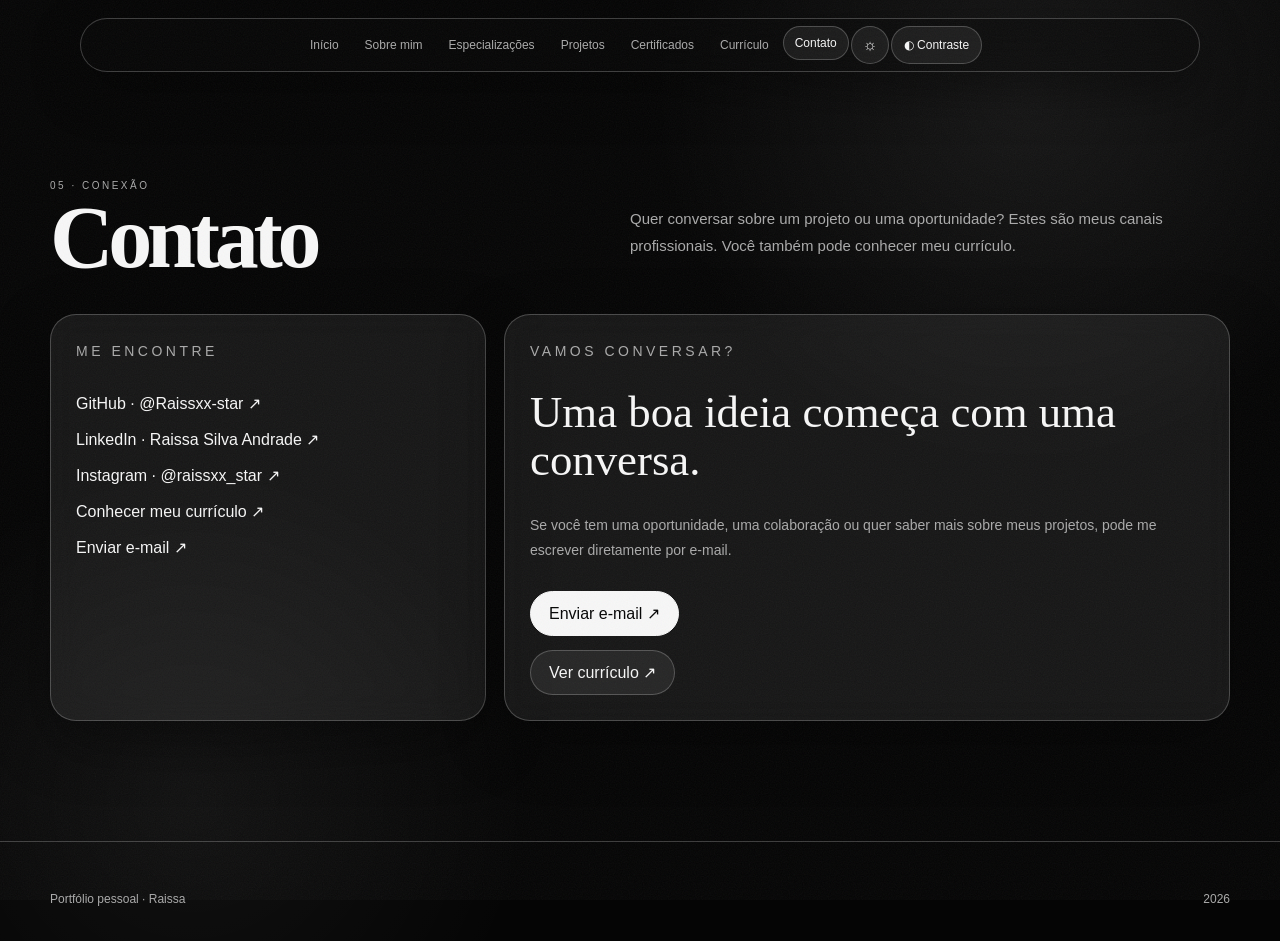
<file: contato.html>
<!doctype html><html lang="pt-BR"><head><meta charset="utf-8"><meta name="viewport" content="width=device-width,initial-scale=1"><title>Contato · Raissa</title><link rel="stylesheet" href="style.css?v=3"></head><body data-page="contato">
<nav class="nav" aria-label="Navegação principal"><button class="menu-toggle" type="button" aria-expanded="false" aria-controls="menu-principal" data-menu-toggle>☰ <span>Menu</span></button><div class="nav-inner" id="menu-principal"><a data-page="home" href="index.html">Início</a><a data-page="sobre" href="sobre.html">Sobre mim</a><a data-page="especializacoes" href="especializacoes.html">Especializações</a><a data-page="projetos" href="projetos.html">Projetos</a><a data-page="certificados" href="certificados.html">Certificados</a><a data-page="curriculo" href="curriculo.html">Currículo</a><a data-page="contato" href="contato.html">Contato</a><button class="theme" type="button" data-theme aria-label="Alternar modo claro e escuro" title="Alternar modo claro e escuro">☼</button><button class="vision-toggle" type="button" data-vision aria-pressed="false" title="Ativar alto contraste e paleta acessível">◐ <span>Contraste</span></button></div></nav><div class="falling"><i class="fall"></i><i class="fall"></i><i class="fall"></i><i class="fall"></i><i class="fall"></i><i class="fall"></i><i class="fall"></i><i class="fall"></i></div><div class="flame"></div>
<main><section class="section" style="padding-top:180px"><div class="page"><div class="heading"><div><p class="eyebrow">05 · conexão</p><h1 class="title">Contato</h1></div><p class="lead">Quer conversar sobre um projeto ou uma oportunidade? Estes são meus canais profissionais. Você também pode conhecer meu currículo.</p></div><div class="two"><div class="card reveal"><p class="eyebrow">Me encontre</p><div class="links"><a href="https://github.com/Raissxx-star" target="_blank" rel="noopener noreferrer" aria-label="GitHub de Raissa">GitHub · @Raissxx-star ↗</a><a href="https://www.linkedin.com/in/raissa-silva-andrade-7b6091311/" target="_blank" rel="noopener noreferrer" aria-label="LinkedIn de Raissa">LinkedIn · Raissa Silva Andrade ↗</a><a href="https://www.instagram.com/raissxx_star/" target="_blank" rel="noopener noreferrer" aria-label="Instagram de Raissa">Instagram · @raissxx_star ↗</a><a href="curriculo.html">Conhecer meu currículo ↗</a><a href="mailto:raissasilvaandrade011@gmail.com">Enviar e-mail ↗</a></div></div><div class="card reveal contact-cta"><p class="eyebrow">Vamos conversar?</p><h2>Uma boa ideia começa com uma conversa.</h2><p>Se você tem uma oportunidade, uma colaboração ou quer saber mais sobre meus projetos, pode me escrever diretamente por e-mail.</p><a class="btn solid" href="mailto:raissasilvaandrade011@gmail.com?subject=Contato%20pelo%20portf%C3%B3lio">Enviar e-mail ↗</a><a class="btn" href="curriculo.html">Ver currículo ↗</a></div></div></div></section></main><footer class="footer"><div class="page">Portfólio pessoal · Raissa <span style="float:right"><span data-year></span></span></div></footer><script src="script.js?v=3"></script></body></html>
</file>
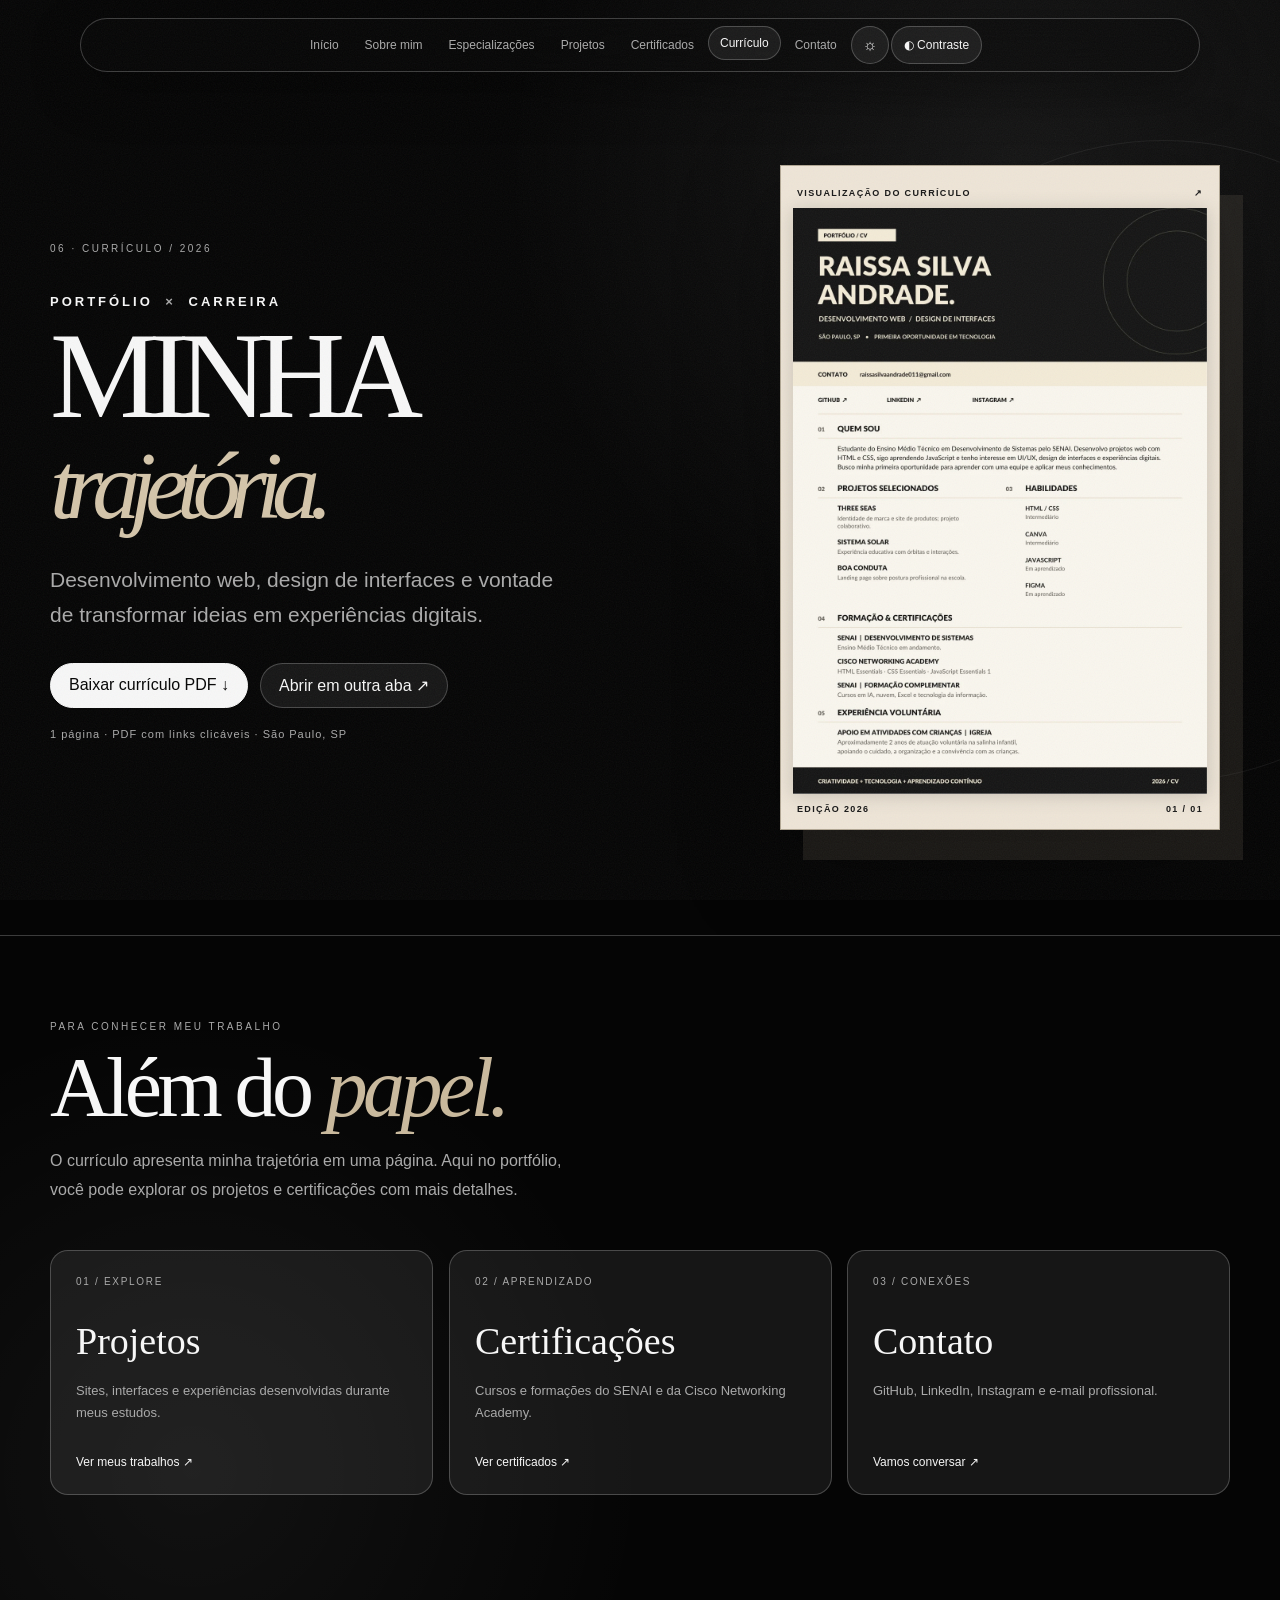
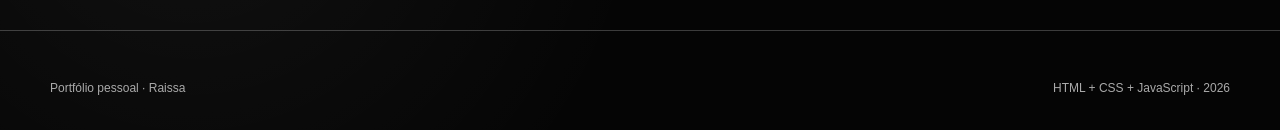
<file: curriculo.html>
<!doctype html>
<html lang="pt-BR">
<head><meta charset="utf-8"><meta name="viewport" content="width=device-width,initial-scale=1"><meta name="description" content="Currículo de Raissa Silva Andrade. Desenvolvimento Web, Design de Interfaces e projetos de tecnologia."><title>Currículo · Raissa Silva Andrade</title><link rel="stylesheet" href="style.css?v=3"></head>
<body data-page="curriculo">
<nav class="nav" aria-label="Navegação principal"><button class="menu-toggle" type="button" aria-expanded="false" aria-controls="menu-principal" data-menu-toggle>☰ <span>Menu</span></button><div class="nav-inner" id="menu-principal"><a data-page="home" href="index.html">Início</a><a data-page="sobre" href="sobre.html">Sobre mim</a><a data-page="especializacoes" href="especializacoes.html">Especializações</a><a data-page="projetos" href="projetos.html">Projetos</a><a data-page="certificados" href="certificados.html">Certificados</a><a data-page="curriculo" href="curriculo.html">Currículo</a><a data-page="contato" href="contato.html">Contato</a><button class="theme" type="button" data-theme aria-label="Alternar modo claro e escuro" title="Alternar modo claro e escuro">☼</button><button class="vision-toggle" type="button" data-vision aria-pressed="false" title="Ativar alto contraste e paleta acessível">◐ <span>Contraste</span></button></div></nav>
<div class="falling"><i class="fall"></i><i class="fall"></i><i class="fall"></i><i class="fall"></i><i class="fall"></i><i class="fall"></i><i class="fall"></i><i class="fall"></i></div><div class="flame"></div>
<main>
<section class="cv-cover"><div class="page cv-cover-grid">
 <div class="cv-intro reveal">
 <p class="eyebrow">06 · currículo / 2026</p>
 <div class="cv-kicker">PORTFÓLIO <span>×</span> CARREIRA</div>
 <h1 class="cv-display">MINHA<br><em>trajetória.</em></h1>
 <p class="cv-deck">Desenvolvimento web, design de interfaces e vontade de transformar ideias em experiências digitais.</p>
 <div class="cv-action-row"><a class="btn solid" href="assets/documentos/Curriculo_Raissa_Editorial.pdf" download="Curriculo_Raissa_Editorial.pdf">Baixar currículo PDF ↓</a><a class="btn" href="assets/documentos/Curriculo_Raissa_Editorial.pdf" target="_blank" rel="noopener noreferrer">Abrir em outra aba ↗</a></div>
 <p class="cv-caption">1 página · PDF com links clicáveis · São Paulo, SP</p>
 </div>
 <a class="cv-preview reveal" href="assets/documentos/Curriculo_Raissa_Editorial.pdf" target="_blank" rel="noopener noreferrer" aria-label="Abrir o currículo completo em PDF"><span class="cv-preview-label">VISUALIZAÇÃO DO CURRÍCULO <span>↗</span></span><img src="assets/curriculo-editorial-preview.webp" alt="Prévia do currículo editorial preto e creme de Raissa Silva Andrade" width="1042" height="1473" loading="eager"><span class="cv-preview-footer">EDIÇÃO 2026 <span>01 / 01</span></span></a>
</div></section>
<section class="cv-more"><div class="page"><div class="cv-more-head reveal"><p class="eyebrow">Para conhecer meu trabalho</p><h2>Além do <em>papel.</em></h2><p>O currículo apresenta minha trajetória em uma página. Aqui no portfólio, você pode explorar os projetos e certificações com mais detalhes.</p></div>
<div class="cv-next-grid"><a class="cv-next-card reveal" href="projetos.html"><span>01 / EXPLORE</span><h3>Projetos</h3><p>Sites, interfaces e experiências desenvolvidas durante meus estudos.</p><strong>Ver meus trabalhos ↗</strong></a><a class="cv-next-card reveal" href="certificados.html"><span>02 / APRENDIZADO</span><h3>Certificações</h3><p>Cursos e formações do SENAI e da Cisco Networking Academy.</p><strong>Ver certificados ↗</strong></a><a class="cv-next-card reveal" href="contato.html"><span>03 / CONEXÕES</span><h3>Contato</h3><p>GitHub, LinkedIn, Instagram e e-mail profissional.</p><strong>Vamos conversar ↗</strong></a></div>
</div></section>
</main>
<footer class="footer"><div class="page">Portfólio pessoal · Raissa <span style="float:right">HTML + CSS + JavaScript · <span data-year></span></span></div></footer>
<script src="script.js?v=3"></script>
</body></html>
</file>
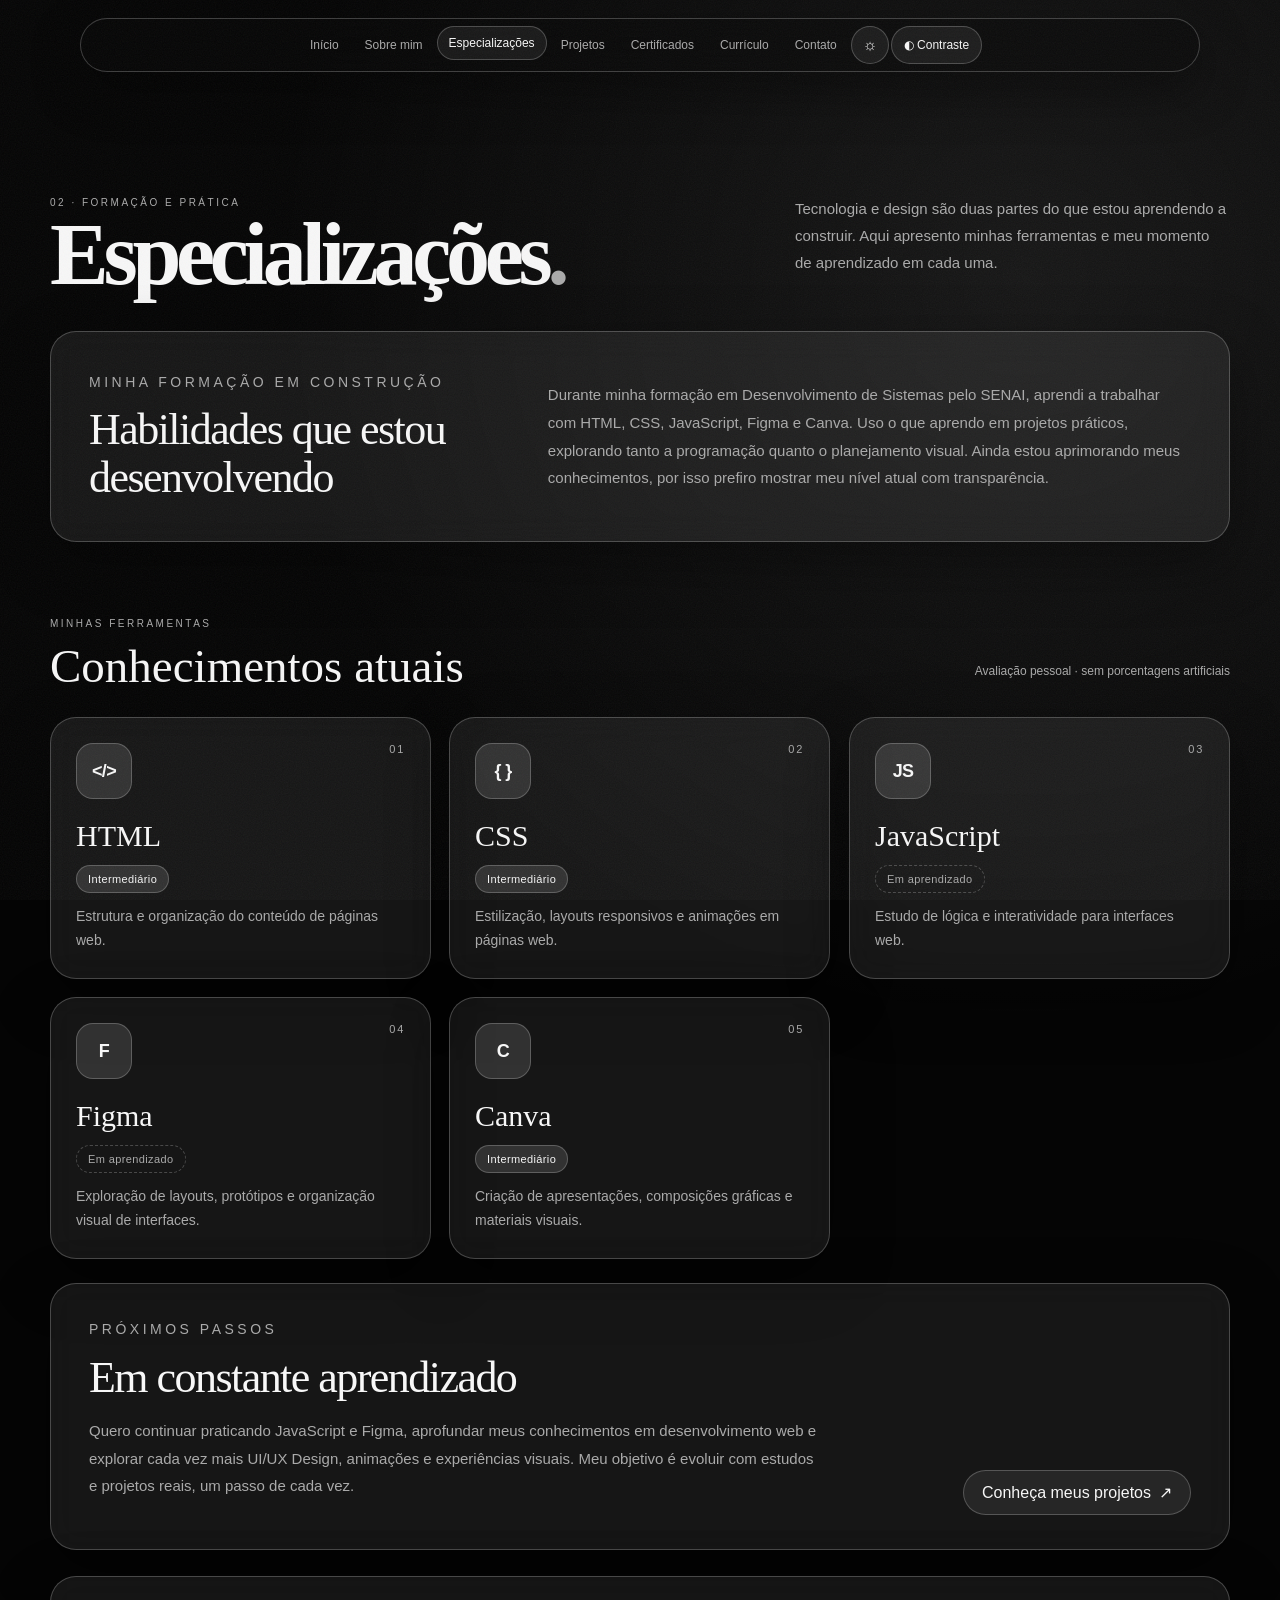
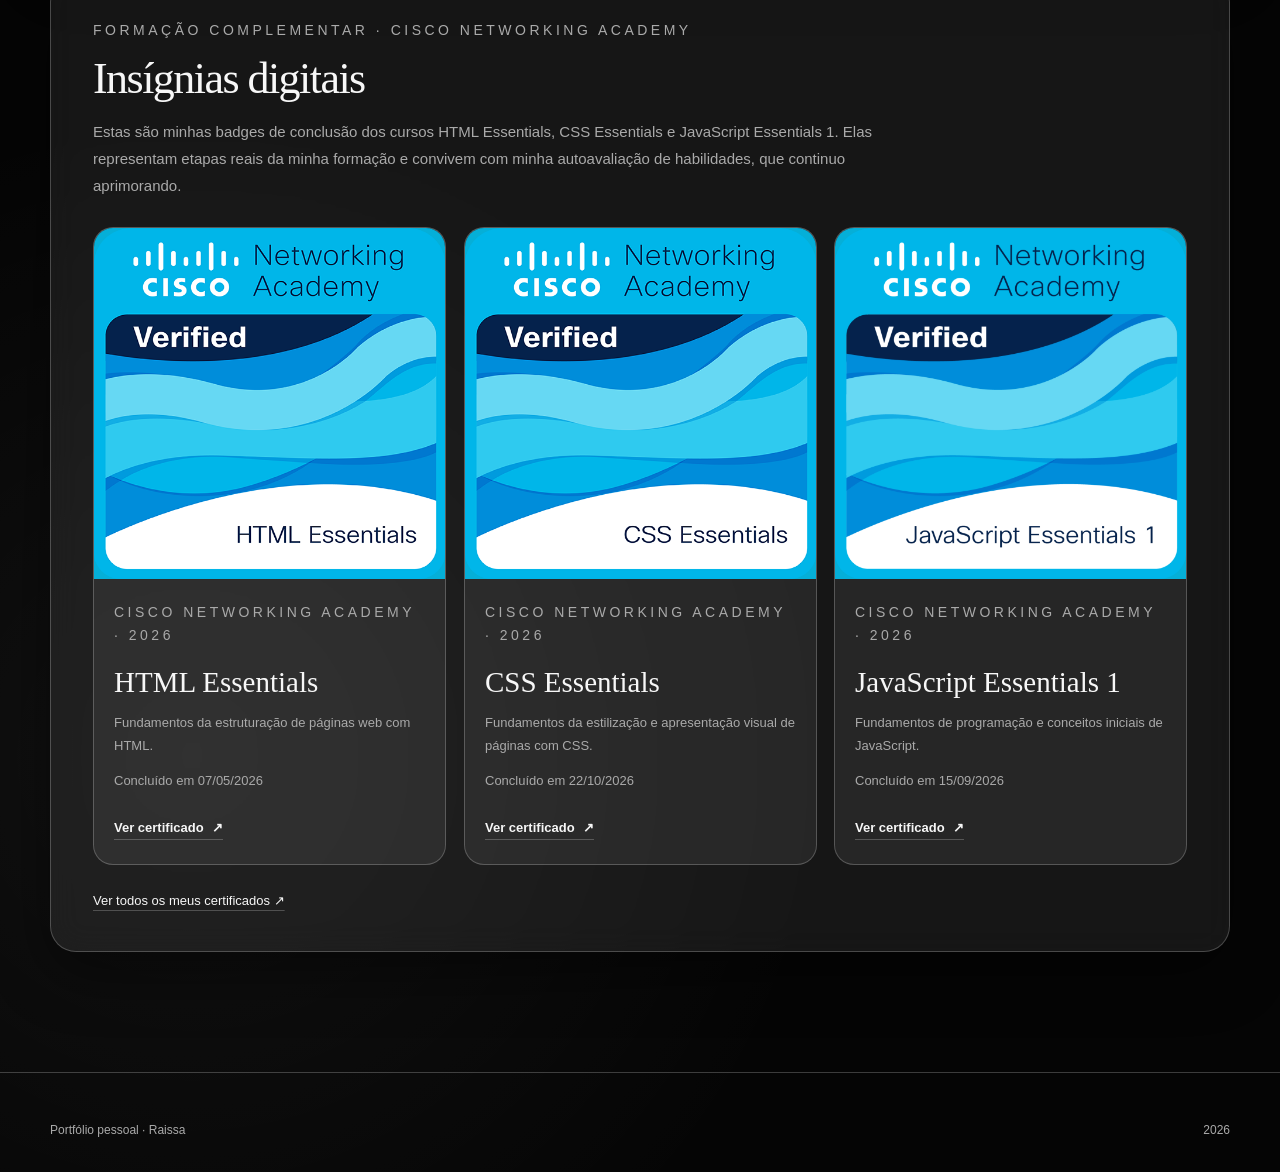
<file: especializacoes.html>
<!doctype html>
<html lang="pt-BR">
<head>
<meta charset="utf-8">
<meta name="viewport" content="width=device-width,initial-scale=1">
<meta name="description" content="Conheça as habilidades e ferramentas que Raissa desenvolve durante sua formação em Desenvolvimento de Sistemas.">
<title>Especializações e habilidades · Raissa</title>
<link rel="stylesheet" href="style.css?v=3">
</head>
<body data-page="especializacoes">
<nav class="nav" aria-label="Navegação principal"><button class="menu-toggle" type="button" aria-expanded="false" aria-controls="menu-principal" data-menu-toggle>☰ <span>Menu</span></button><div class="nav-inner" id="menu-principal"><a data-page="home" href="index.html">Início</a><a data-page="sobre" href="sobre.html">Sobre mim</a><a data-page="especializacoes" href="especializacoes.html">Especializações</a><a data-page="projetos" href="projetos.html">Projetos</a><a data-page="certificados" href="certificados.html">Certificados</a><a data-page="curriculo" href="curriculo.html">Currículo</a><a data-page="contato" href="contato.html">Contato</a><button class="theme" type="button" data-theme aria-label="Alternar modo claro e escuro" title="Alternar modo claro e escuro">☼</button><button class="vision-toggle" type="button" data-vision aria-pressed="false" title="Ativar alto contraste e paleta acessível">◐ <span>Contraste</span></button></div></nav>
<div class="falling"><i class="fall"></i><i class="fall"></i><i class="fall"></i><i class="fall"></i><i class="fall"></i><i class="fall"></i><i class="fall"></i><i class="fall"></i></div><div class="flame"></div>
<main>
  <section class="section skill-section" aria-labelledby="titulo-habilidades">
    <div class="page">
      <div class="heading skill-heading">
        <div><p class="eyebrow">02 · formação e prática</p><h1 class="title" id="titulo-habilidades">Especializações<span class="skill-dot" aria-hidden="true">.</span></h1></div>
        <p class="lead">Tecnologia e design são duas partes do que estou aprendendo a construir. Aqui apresento minhas ferramentas e meu momento de aprendizado em cada uma.</p>
      </div>
      <section class="skill-intro card reveal" aria-label="Apresentação das habilidades">
        <div><p class="eyebrow">Minha formação em construção</p><h2>Habilidades que estou desenvolvendo</h2></div>
        <p>Durante minha formação em Desenvolvimento de Sistemas pelo SENAI, aprendi a trabalhar com HTML, CSS, JavaScript, Figma e Canva. Uso o que aprendo em projetos práticos, explorando tanto a programação quanto o planejamento visual. Ainda estou aprimorando meus conhecimentos, por isso prefiro mostrar meu nível atual com transparência.</p>
      </section>
      <section class="skill-list" aria-labelledby="ferramentas-titulo">
        <div class="skill-list-heading"><div><p class="eyebrow">Minhas ferramentas</p><h2 id="ferramentas-titulo">Conhecimentos atuais</h2></div><p class="muted">Avaliação pessoal · sem porcentagens artificiais</p></div>
        <div class="skill-grid"><article class="skill-card card reveal">
  <div class="skill-top"><span class="skill-symbol" aria-hidden="true">&lt;/&gt;</span><span class="skill-index">01</span></div>
  <h3>HTML</h3><span class="skill-level nivel-intermediario">Intermediário</span>
  <p>Estrutura e organização do conteúdo de páginas web.</p>
 </article>
<article class="skill-card card reveal">
  <div class="skill-top"><span class="skill-symbol" aria-hidden="true">{ }</span><span class="skill-index">02</span></div>
  <h3>CSS</h3><span class="skill-level nivel-intermediario">Intermediário</span>
  <p>Estilização, layouts responsivos e animações em páginas web.</p>
 </article>
<article class="skill-card card reveal">
  <div class="skill-top"><span class="skill-symbol" aria-hidden="true">JS</span><span class="skill-index">03</span></div>
  <h3>JavaScript</h3><span class="skill-level nivel-aprendendo">Em aprendizado</span>
  <p>Estudo de lógica e interatividade para interfaces web.</p>
 </article>
<article class="skill-card card reveal">
  <div class="skill-top"><span class="skill-symbol" aria-hidden="true">F</span><span class="skill-index">04</span></div>
  <h3>Figma</h3><span class="skill-level nivel-aprendendo">Em aprendizado</span>
  <p>Exploração de layouts, protótipos e organização visual de interfaces.</p>
 </article>
<article class="skill-card card reveal">
  <div class="skill-top"><span class="skill-symbol" aria-hidden="true">C</span><span class="skill-index">05</span></div>
  <h3>Canva</h3><span class="skill-level nivel-intermediario">Intermediário</span>
  <p>Criação de apresentações, composições gráficas e materiais visuais.</p>
 </article></div>
      </section>
      <section class="skill-growth card reveal" aria-labelledby="evolucao-titulo">
        <div><p class="eyebrow">Próximos passos</p><h2 id="evolucao-titulo">Em constante aprendizado</h2><p>Quero continuar praticando JavaScript e Figma, aprofundar meus conhecimentos em desenvolvimento web e explorar cada vez mais UI/UX Design, animações e experiências visuais. Meu objetivo é evoluir com estudos e projetos reais, um passo de cada vez.</p></div>
        <a class="btn" href="projetos.html">Conheça meus projetos <span aria-hidden="true">↗</span></a>
      </section>
      <section class="skill-badges card reveal" aria-labelledby="insignias-titulo">
        <div class="digital-badges-heading">
          <p class="eyebrow">Formação complementar · Cisco Networking Academy</p>
          <h2 id="insignias-titulo">Insígnias digitais</h2>
          <p>Estas são minhas badges de conclusão dos cursos HTML Essentials, CSS Essentials e JavaScript Essentials 1. Elas representam etapas reais da minha formação e convivem com minha autoavaliação de habilidades, que continuo aprimorando.</p>
        </div>
        <div class="digital-badges-grid">
          <article class="digital-badge reveal">
            <img class="digital-badge-image" src="assets/badges/html-essentials.png" alt="Badge verificada da Cisco Networking Academy: HTML Essentials" loading="lazy" width="600" height="600">
            <div class="digital-badge-info">
              <p class="eyebrow">Cisco Networking Academy · 2026</p>
              <h3>HTML Essentials</h3>
              <p>Fundamentos da estruturação de páginas web com HTML.</p>
              <p class="digital-badge-date">Concluído em 07/05/2026</p>
              <a class="badge-link" href="assets/certificados/cisco-html-essentials.pdf" target="_blank" rel="noopener noreferrer" aria-label="Abrir certificado de HTML Essentials em PDF">Ver certificado <span aria-hidden="true">↗</span></a>
            </div>
          </article>
          <article class="digital-badge reveal">
            <img class="digital-badge-image" src="assets/badges/css-essentials.png" alt="Badge verificada da Cisco Networking Academy: CSS Essentials" loading="lazy" width="600" height="600">
            <div class="digital-badge-info">
              <p class="eyebrow">Cisco Networking Academy · 2026</p>
              <h3>CSS Essentials</h3>
              <p>Fundamentos da estilização e apresentação visual de páginas com CSS.</p>
              <p class="digital-badge-date">Concluído em 22/10/2026</p>
              <a class="badge-link" href="assets/certificados/cisco-css-essentials.pdf" target="_blank" rel="noopener noreferrer" aria-label="Abrir certificado de CSS Essentials em PDF">Ver certificado <span aria-hidden="true">↗</span></a>
            </div>
          </article>
          <article class="digital-badge reveal">
            <img class="digital-badge-image" src="assets/badges/javascript-essentials-1.png" alt="Badge verificada da Cisco Networking Academy: JavaScript Essentials 1" loading="lazy" width="600" height="600">
            <div class="digital-badge-info">
              <p class="eyebrow">Cisco Networking Academy · 2026</p>
              <h3>JavaScript Essentials 1</h3>
              <p>Fundamentos de programação e conceitos iniciais de JavaScript.</p>
              <p class="digital-badge-date">Concluído em 15/09/2026</p>
              <a class="badge-link" href="assets/certificados/cisco-javascript-essentials-1.pdf" target="_blank" rel="noopener noreferrer" aria-label="Abrir certificado de JavaScript Essentials 1 em PDF">Ver certificado <span aria-hidden="true">↗</span></a>
            </div>
          </article>
        </div>
        <a class="skill-cert-link" href="certificados.html">Ver todos os meus certificados ↗</a>
      </section>
    </div>
  </section>
</main>
<footer class="footer"><div class="page">Portfólio pessoal · Raissa <span style="float:right"><span data-year></span></span></div></footer>
<script src="script.js?v=3"></script>
</body></html>
</file>
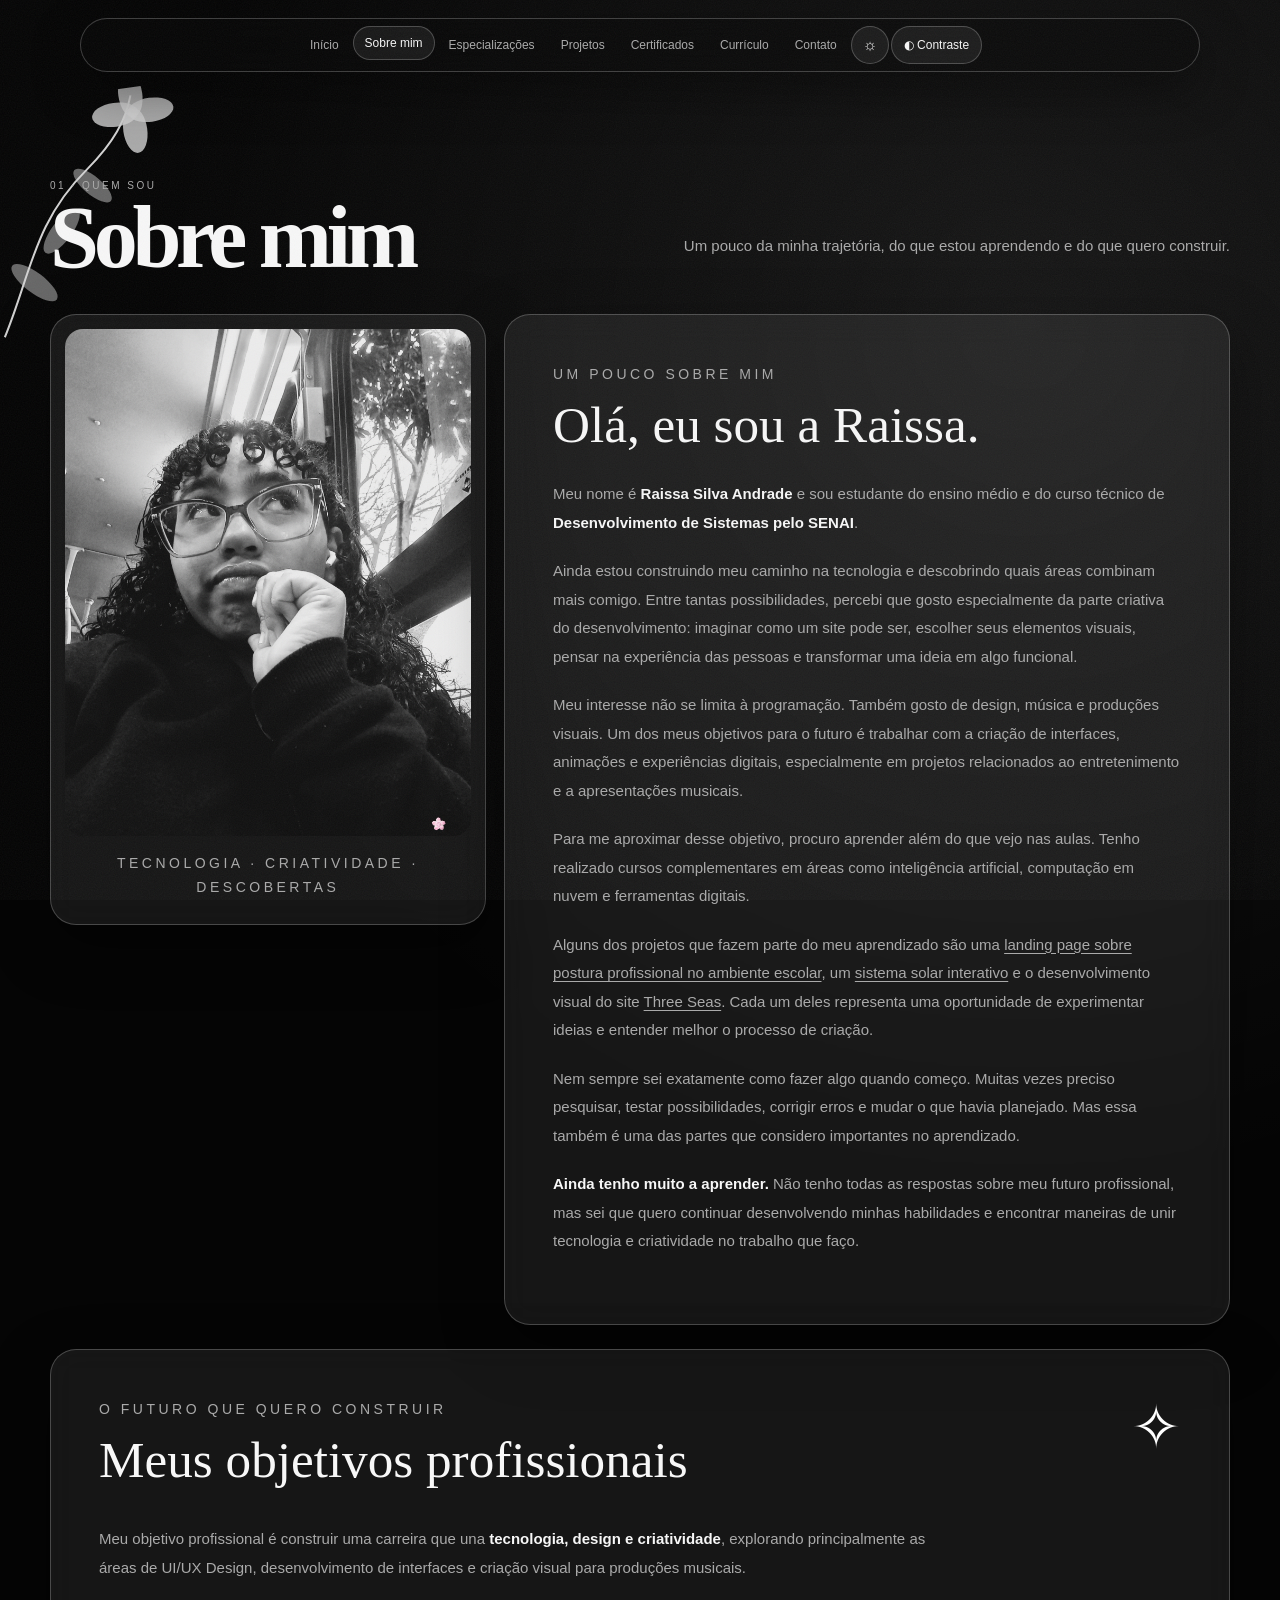
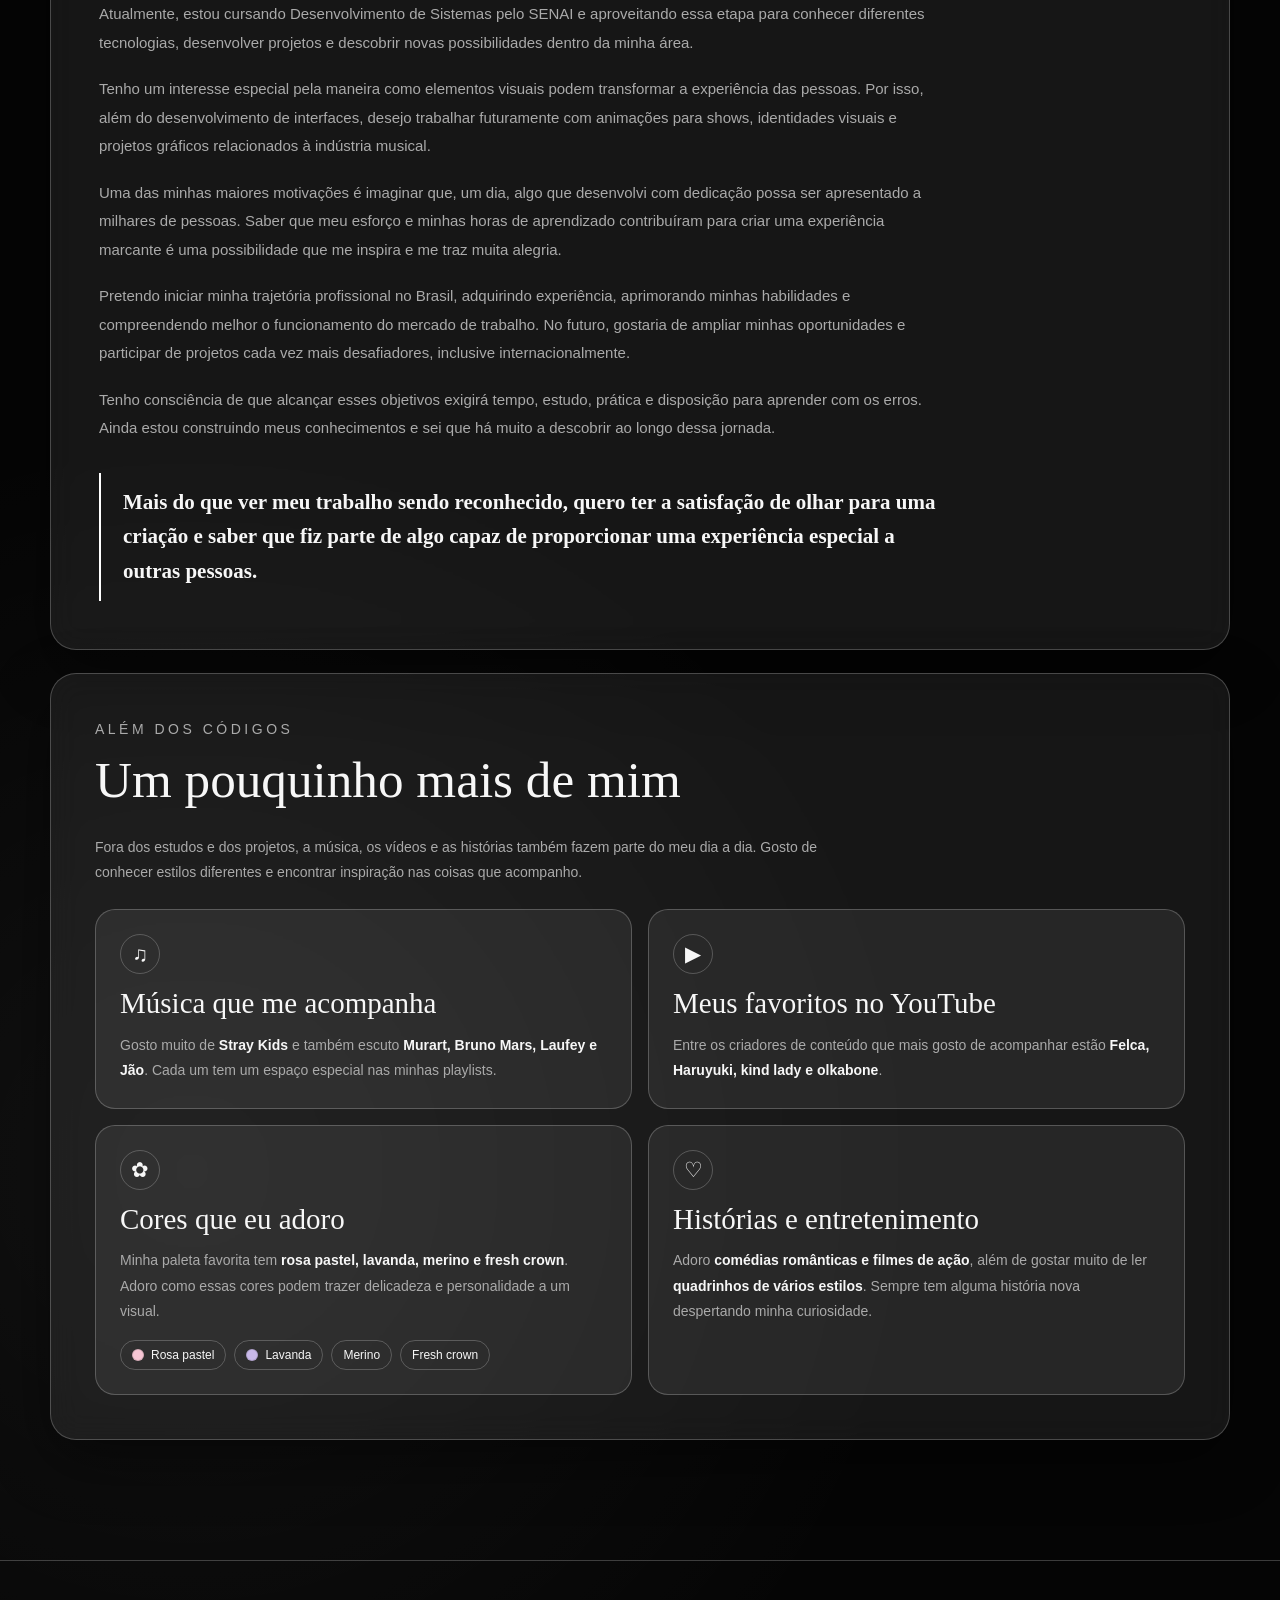
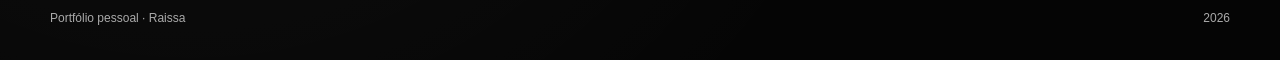
<file: sobre.html>
<!doctype html><html lang="pt-BR"><head><meta charset="utf-8"><meta name="viewport" content="width=device-width,initial-scale=1"><title>Sobre mim · Raissa</title><link rel="stylesheet" href="style.css?v=3"></head><body data-page="sobre">
<nav class="nav" aria-label="Navegação principal"><button class="menu-toggle" type="button" aria-expanded="false" aria-controls="menu-principal" data-menu-toggle>☰ <span>Menu</span></button><div class="nav-inner" id="menu-principal"><a data-page="home" href="index.html">Início</a><a data-page="sobre" href="sobre.html">Sobre mim</a><a data-page="especializacoes" href="especializacoes.html">Especializações</a><a data-page="projetos" href="projetos.html">Projetos</a><a data-page="certificados" href="certificados.html">Certificados</a><a data-page="curriculo" href="curriculo.html">Currículo</a><a data-page="contato" href="contato.html">Contato</a><button class="theme" type="button" data-theme aria-label="Alternar modo claro e escuro" title="Alternar modo claro e escuro">☼</button><button class="vision-toggle" type="button" data-vision aria-pressed="false" title="Ativar alto contraste e paleta acessível">◐ <span>Contraste</span></button></div></nav><div class="falling"><i class="fall"></i><i class="fall"></i><i class="fall"></i><i class="fall"></i><i class="fall"></i><i class="fall"></i><i class="fall"></i><i class="fall"></i></div><div class="flame"></div>
<div class="floral a"><svg viewBox="0 0 260 260"><path d="M35 230C70 170 80 120 140 75C170 52 185 32 193 8" fill="none" stroke="currentColor" stroke-width="2"/><ellipse class="leaf" cx="72" cy="180" rx="10" ry="28" transform="rotate(-45 72 180)"/><ellipse class="leaf" cx="106" cy="133" rx="10" ry="27" transform="rotate(45 106 133)"/><ellipse class="leaf" cx="143" cy="92" rx="9" ry="24" transform="rotate(-42 143 92)"/><g transform="translate(193 25)"><ellipse class="petal-shape" cy="-18" rx="12" ry="23"/><ellipse class="petal-shape" cx="18" rx="23" ry="12"/><ellipse class="petal-shape" cy="18" rx="12" ry="23"/><ellipse class="petal-shape" cx="-18" rx="23" ry="12"/><circle r="5" fill="currentColor"/></g></svg></div>
<main>
<section class="section about-section">
 <div class="page">
  <div class="heading"><div><p class="eyebrow">01 · quem sou</p><h1 class="title">Sobre mim</h1></div><p class="lead">Um pouco da minha trajetória, do que estou aprendendo e do que quero construir.</p></div>
  <div class="two about-grid">
   <div class="card reveal about-image-card"><img class="profile-photo" src="assets/foto-perfil-raissa.jpg" alt="Foto de perfil de Raissa" loading="lazy"><p class="eyebrow about-photo-caption">Tecnologia · criatividade · descobertas</p></div>
   <article class="card reveal about-story">
    <p class="eyebrow">Um pouco sobre mim</p><h2 class="display about-greeting">Olá, eu sou a Raissa.</h2>
    <p>Meu nome é <strong>Raissa Silva Andrade</strong> e sou estudante do ensino médio e do curso técnico de <strong>Desenvolvimento de Sistemas pelo SENAI</strong>.</p>
    <p>Ainda estou construindo meu caminho na tecnologia e descobrindo quais áreas combinam mais comigo. Entre tantas possibilidades, percebi que gosto especialmente da parte criativa do desenvolvimento: imaginar como um site pode ser, escolher seus elementos visuais, pensar na experiência das pessoas e transformar uma ideia em algo funcional.</p>
    <p>Meu interesse não se limita à programação. Também gosto de design, música e produções visuais. Um dos meus objetivos para o futuro é trabalhar com a criação de interfaces, animações e experiências digitais, especialmente em projetos relacionados ao entretenimento e a apresentações musicais.</p>
    <p>Para me aproximar desse objetivo, procuro aprender além do que vejo nas aulas. Tenho realizado cursos complementares em áreas como inteligência artificial, computação em nuvem e ferramentas digitais.</p>
    <p>Alguns dos projetos que fazem parte do meu aprendizado são uma <a class="inline-link" href="projetos.html">landing page sobre postura profissional no ambiente escolar</a>, um <a class="inline-link" href="projetos.html">sistema solar interativo</a> e o desenvolvimento visual do site <a class="inline-link" href="projetos.html">Three Seas</a>. Cada um deles representa uma oportunidade de experimentar ideias e entender melhor o processo de criação.</p>
    <p>Nem sempre sei exatamente como fazer algo quando começo. Muitas vezes preciso pesquisar, testar possibilidades, corrigir erros e mudar o que havia planejado. Mas essa também é uma das partes que considero importantes no aprendizado.</p>
    <p><strong>Ainda tenho muito a aprender.</strong> Não tenho todas as respostas sobre meu futuro profissional, mas sei que quero continuar desenvolvendo minhas habilidades e encontrar maneiras de unir tecnologia e criatividade no trabalho que faço.</p>
   </article>
  </div>
  <section class="card reveal career-goals" aria-labelledby="goals-title">
   <div class="career-goals-heading">
    <div>
     <p class="eyebrow">O futuro que quero construir</p>
     <h2 class="display about-greeting" id="goals-title">Meus objetivos profissionais</h2>
    </div>
    <span class="career-goals-mark" aria-hidden="true">✧</span>
   </div>
   <div class="career-goals-text">
    <p>Meu objetivo profissional é construir uma carreira que una <strong>tecnologia, design e criatividade</strong>, explorando principalmente as áreas de UI/UX Design, desenvolvimento de interfaces e criação visual para produções musicais.</p>
    <p>Atualmente, estou cursando Desenvolvimento de Sistemas pelo SENAI e aproveitando essa etapa para conhecer diferentes tecnologias, desenvolver projetos e descobrir novas possibilidades dentro da minha área.</p>
    <p>Tenho um interesse especial pela maneira como elementos visuais podem transformar a experiência das pessoas. Por isso, além do desenvolvimento de interfaces, desejo trabalhar futuramente com animações para shows, identidades visuais e projetos gráficos relacionados à indústria musical.</p>
    <p>Uma das minhas maiores motivações é imaginar que, um dia, algo que desenvolvi com dedicação possa ser apresentado a milhares de pessoas. Saber que meu esforço e minhas horas de aprendizado contribuíram para criar uma experiência marcante é uma possibilidade que me inspira e me traz muita alegria.</p>
    <p>Pretendo iniciar minha trajetória profissional no Brasil, adquirindo experiência, aprimorando minhas habilidades e compreendendo melhor o funcionamento do mercado de trabalho. No futuro, gostaria de ampliar minhas oportunidades e participar de projetos cada vez mais desafiadores, inclusive internacionalmente.</p>
    <p>Tenho consciência de que alcançar esses objetivos exigirá tempo, estudo, prática e disposição para aprender com os erros. Ainda estou construindo meus conhecimentos e sei que há muito a descobrir ao longo dessa jornada.</p>
    <p class="career-goals-closing"><strong>Mais do que ver meu trabalho sendo reconhecido, quero ter a satisfação de olhar para uma criação e saber que fiz parte de algo capaz de proporcionar uma experiência especial a outras pessoas.</strong></p>
   </div>
  </section>
  <section class="card reveal about-personal" aria-labelledby="gostos-title">
   <p class="eyebrow">Além dos códigos</p>
   <h2 class="display about-greeting" id="gostos-title">Um pouquinho mais de mim</h2>
   <p>Fora dos estudos e dos projetos, a música, os vídeos e as histórias também fazem parte do meu dia a dia. Gosto de conhecer estilos diferentes e encontrar inspiração nas coisas que acompanho.</p>
   <div class="interests-grid" aria-label="Meus gostos pessoais">
    <section class="interest-tile">
     <span class="interest-icon" aria-hidden="true">♫</span>
     <h3>Música que me acompanha</h3>
     <p>Gosto muito de <strong>Stray Kids</strong> e também escuto <strong>Murart, Bruno Mars, Laufey e Jão</strong>. Cada um tem um espaço especial nas minhas playlists.</p>
    </section>
    <section class="interest-tile">
     <span class="interest-icon" aria-hidden="true">▶</span>
     <h3>Meus favoritos no YouTube</h3>
     <p>Entre os criadores de conteúdo que mais gosto de acompanhar estão <strong>Felca, Haruyuki, kind lady e olkabone</strong>.</p>
    </section>
    <section class="interest-tile">
     <span class="interest-icon" aria-hidden="true">✿</span>
     <h3>Cores que eu adoro</h3>
     <p>Minha paleta favorita tem <strong>rosa pastel, lavanda, merino e fresh crown</strong>. Adoro como essas cores podem trazer delicadeza e personalidade a um visual.</p>
     <div class="color-favorites" aria-label="Rosa pastel, lavanda, merino e fresh crown">
      <span class="color-name"><i class="color-dot pastel" aria-hidden="true"></i>Rosa pastel</span>
      <span class="color-name"><i class="color-dot lavender" aria-hidden="true"></i>Lavanda</span>
      <span class="color-name">Merino</span>
      <span class="color-name">Fresh crown</span>
     </div>
    </section>
    <section class="interest-tile">
     <span class="interest-icon" aria-hidden="true">♡</span>
     <h3>Histórias e entretenimento</h3>
     <p>Adoro <strong>comédias românticas e filmes de ação</strong>, além de gostar muito de ler <strong>quadrinhos de vários estilos</strong>. Sempre tem alguma história nova despertando minha curiosidade.</p>
    </section>
   </div>
  </section>
 </div>
</section>
</main><footer class="footer"><div class="page">Portfólio pessoal · Raissa <span style="float:right"><span data-year></span></span></div></footer><script src="script.js?v=3"></script></body></html>
</file>
<file: style.css>
:root{--bg:#050505;--surface:rgba(255,255,255,.07);--surface2:rgba(255,255,255,.12);--text:#f7f7f7;--muted:#aaa;--line:rgba(255,255,255,.22);--flower:#fff;--shadow:rgba(0,0,0,.45)}
html.light{--bg:#f7f7f4;--surface:rgba(0,0,0,.045);--surface2:rgba(0,0,0,.09);--text:#151515;--muted:#666;--line:rgba(0,0,0,.18);--flower:#171717;--shadow:rgba(0,0,0,.14)}
*{box-sizing:border-box}html{scroll-behavior:smooth;background:var(--bg)}body{margin:0;min-height:100vh;background:radial-gradient(circle at 80% 10%,rgba(255,255,255,.07),transparent 28%),radial-gradient(circle at 15% 85%,rgba(255,255,255,.05),transparent 25%),var(--bg);color:var(--text);font-family:Arial,Helvetica,sans-serif;overflow-x:hidden;transition:background .6s,color .6s}body:before{content:"";position:fixed;inset:0;pointer-events:none;z-index:100;opacity:.055;background-image:url("data:image/svg+xml,%3Csvg xmlns='http://www.w3.org/2000/svg' width='160' height='160'%3E%3Cfilter id='n'%3E%3CfeTurbulence baseFrequency='.85' numOctaves='3' stitchTiles='stitch' type='fractalNoise'/%3E%3C/filter%3E%3Crect width='100%25' height='100%25' filter='url(%23n)'/%3E%3C/svg%3E")}
::selection{background:var(--text);color:var(--bg)}a{color:inherit;text-decoration:none}button,input,textarea{font:inherit}.page{width:min(1180px,calc(100% - 36px));margin:auto;position:relative;z-index:4}
.nav{position:fixed;top:18px;left:50%;transform:translateX(-50%);z-index:90;width:min(1120px,calc(100% - 24px));padding:7px;border:1px solid var(--line);border-radius:50px;background:rgba(10,10,10,.48);backdrop-filter:blur(18px);box-shadow:0 18px 50px var(--shadow)}html.light .nav{background:rgba(247,247,244,.6)}.nav-inner{display:flex;align-items:center;justify-content:center;gap:5px;flex-wrap:wrap}.nav a{padding:9px 13px;border:1px solid transparent;border-radius:50px;color:var(--muted);font-size:12px;transition:.3s}.nav a:hover,.nav a.active{color:var(--text);border-color:var(--line);background:var(--surface);transform:translateY(-2px)}.theme{width:38px;height:38px;border-radius:50%;border:1px solid var(--line);background:var(--surface);color:var(--text);cursor:pointer;transition:.3s}.theme:hover{transform:rotate(15deg) scale(1.08)}
.hero{min-height:100vh;display:grid;align-items:center;padding:140px 0 80px}.hero-grid{display:grid;grid-template-columns:1.08fr .92fr;gap:55px;align-items:center}.eyebrow{text-transform:uppercase;letter-spacing:.25em;font-size:10px;color:var(--muted);margin:0 0 10px}.display{font-family:Georgia,'Times New Roman',serif;font-weight:400}.hero h1{font-size:clamp(62px,10vw,145px);line-height:.76;letter-spacing:-.07em;margin:0;animation:titleIn 1.1s both}.hero h1 span{font-size:.28em;letter-spacing:.02em}.hero-copy{margin-top:28px;color:var(--muted);letter-spacing:.16em;font-size:12px;animation:rise .9s .2s both}.actions{display:flex;gap:10px;flex-wrap:wrap;margin-top:30px;animation:rise .9s .35s both}.btn{display:inline-flex;align-items:center;justify-content:center;gap:8px;padding:12px 18px;border:1px solid var(--line);border-radius:50px;background:var(--surface);color:var(--text);cursor:pointer;transition:.3s}.btn:hover{transform:translateY(-4px);background:var(--surface2);box-shadow:0 15px 30px var(--shadow)}.btn.solid{background:var(--text);color:var(--bg);border-color:var(--text)}.hero-img{width:min(390px,80vw);aspect-ratio:1;object-fit:cover;border-radius:50%;display:block;margin:auto;border:1px solid var(--line);filter:grayscale(100%);box-shadow:0 0 0 17px var(--surface),0 30px 80px var(--shadow);animation:photoIn 1s .25s both,float 5s ease-in-out 1s infinite}
.section{padding:120px 0;position:relative}.heading{display:flex;justify-content:space-between;align-items:end;gap:30px;margin-bottom:40px}.title{font-family:Georgia,'Times New Roman',serif;font-size:clamp(48px,7vw,88px);line-height:.83;letter-spacing:-.06em;margin:0}.lead{max-width:600px;color:var(--muted);line-height:1.8;font-size:15px}.cards{display:grid;grid-template-columns:repeat(3,1fr);gap:18px}.card{border:1px solid var(--line);border-radius:26px;background:var(--surface);backdrop-filter:blur(15px);box-shadow:0 20px 60px var(--shadow);padding:25px;transition:.4s}.card:hover{transform:translateY(-8px);border-color:var(--text);background:var(--surface2)}.number{font:60px/1 Georgia,serif;opacity:.25}.card h2,.card h3{font-family:Georgia,'Times New Roman',serif;font-weight:400;font-size:30px;margin:25px 0 8px}.card p{color:var(--muted);line-height:1.7;font-size:14px}.reveal{opacity:0;transform:translateY(35px) scale(.97)}.reveal.visible{animation:cardIn .8s cubic-bezier(.2,.75,.25,1) forwards}
.two{display:grid;grid-template-columns:.75fr 1.25fr;gap:18px}.media{min-height:300px;border:1px dashed var(--line);border-radius:20px;display:grid;place-items:center;text-align:center;padding:20px;color:var(--muted);background:var(--surface)}.media strong{display:block;color:var(--text);margin-bottom:8px}.media img{width:100%;height:100%;min-height:300px;object-fit:cover;border-radius:18px}.project-grid,.certificate-grid{display:grid;grid-template-columns:repeat(2,1fr);gap:20px}.project-img,.cert-img{width:100%;aspect-ratio:16/9;object-fit:cover;border-radius:18px;border:1px solid var(--line);filter:grayscale(100%);margin-bottom:20px}.form-grid{display:grid;grid-template-columns:1fr 1fr;gap:14px}.input{width:100%;padding:14px 15px;border:1px solid var(--line);border-radius:15px;background:var(--surface);color:var(--text);outline:none;transition:.25s}.input:focus{border-color:var(--text);box-shadow:0 0 0 4px rgba(127,127,127,.12)}textarea.input{min-height:150px;resize:vertical;margin-top:14px}.links{display:grid;gap:17px;margin-top:30px}.links a:hover{text-decoration:underline}.footer{border-top:1px solid var(--line);padding:50px 0 35px;color:var(--muted);font-size:12px}.muted{color:var(--muted)}
.floral{position:absolute;pointer-events:none;z-index:1;color:var(--flower);transition:color .7s;opacity:.82}.floral svg{width:100%;height:100%}.floral.a{width:260px;height:260px;top:95px;left:-45px;transform:rotate(-8deg)}.floral.b{width:300px;height:300px;right:-55px;bottom:20px;transform:rotate(12deg)}.leaf{fill:currentColor;opacity:.48}.petal-shape{fill:currentColor;opacity:.8}
.falling{position:fixed;inset:0;overflow:hidden;pointer-events:none;z-index:3}.fall{position:absolute;top:-30px;width:9px;height:15px;border:1px solid var(--flower);border-radius:70% 25% 70% 25%;opacity:.38;animation:fall linear infinite}.fall:nth-child(1){left:7%;animation-duration:12s;animation-delay:-3s}.fall:nth-child(2){left:18%;animation-duration:16s;animation-delay:-8s}.fall:nth-child(3){left:31%;animation-duration:13s;animation-delay:-5s}.fall:nth-child(4){left:44%;animation-duration:18s;animation-delay:-11s}.fall:nth-child(5){left:58%;animation-duration:14s;animation-delay:-2s}.fall:nth-child(6){left:71%;animation-duration:17s;animation-delay:-7s}.fall:nth-child(7){left:84%;animation-duration:15s;animation-delay:-10s}.fall:nth-child(8){left:93%;animation-duration:19s;animation-delay:-4s}
.flame{position:fixed;width:25px;height:34px;left:-100px;top:-100px;pointer-events:none;z-index:999;opacity:0;transform:translate(-50%,-50%) rotate(12deg)}.flame:before,.flame:after{content:"";position:absolute;left:50%;bottom:0;transform:translateX(-50%);background:#fff;filter:drop-shadow(0 0 6px #fff)}.flame:before{width:12px;height:28px;clip-path:polygon(50% 0,78% 36%,65% 45%,100% 72%,70% 100%,29% 91%,0 67%,36% 43%,23% 31%);animation:flame .42s ease-in-out infinite alternate}.flame:after{width:5px;height:12px;border-radius:50%;bottom:5px;animation:flameSmall .3s ease-in-out infinite alternate}.spark{position:fixed;width:4px;height:4px;border-radius:50%;background:#fff;z-index:998;pointer-events:none;filter:blur(.3px)}
@keyframes titleIn{from{opacity:0;transform:translateY(50px);clip-path:inset(0 0 100% 0)}to{opacity:1;transform:none;clip-path:inset(0)}}@keyframes rise{from{opacity:0;transform:translateY(22px)}to{opacity:1;transform:none}}@keyframes photoIn{from{opacity:0;transform:scale(.8) rotate(7deg)}to{opacity:1;transform:scale(1) rotate(0)}}@keyframes float{0%,100%{transform:translateY(0)}50%{transform:translateY(-13px)}}@keyframes cardIn{to{opacity:1;transform:none}}@keyframes fall{0%{transform:translate3d(0,-40px,0) rotate(0);opacity:0}10%{opacity:.45}100%{transform:translate3d(120px,110vh,0) rotate(480deg);opacity:0}}@keyframes flame{from{transform:translateX(-50%) scale(.84) rotate(-5deg)}to{transform:translateX(-50%) scale(1.15) rotate(6deg)}}@keyframes flameSmall{from{transform:translateX(-50%) scale(.7)}to{transform:translateX(-50%) scale(1.15)}}
@media(max-width:850px){.hero-grid,.two{grid-template-columns:1fr}.hero{text-align:center}.actions{justify-content:center}.cards{grid-template-columns:1fr 1fr}.heading{display:block}.lead{margin-top:20px}.floral.a{left:-110px}.project-grid,.certificate-grid{grid-template-columns:1fr}}
@media(max-width:600px){.page{width:calc(100% - 24px)}.nav{top:8px}.nav a{font-size:9px;padding:7px 8px}.theme{width:32px;height:32px}.hero{padding-top:145px}.hero h1{font-size:68px}.cards,.form-grid{grid-template-columns:1fr}.section{padding:90px 0}.floral{opacity:.48;transform:scale(.7)}.flame,.spark{display:none}}

/* Foto de perfil */
.profile-photo{display:block;width:100%;max-height:570px;object-fit:cover;object-position:center 35%;border-radius:18px;}
.hero-photo-wrap{width:min(100%,430px);margin:auto;aspect-ratio:4/5;border-radius:220px 220px 24px 24px;padding:9px;border:1px solid var(--line);box-shadow:0 20px 65px rgba(0,0,0,.13);overflow:hidden;}
.hero-profile-photo{width:100%;height:100%;object-fit:cover;object-position:center 35%;border-radius:215px 215px 18px 18px;}

/* Certificados */
.cert-preview{width:100%;aspect-ratio:16/10;object-fit:cover;object-position:center;border-radius:17px;border:1px solid var(--line);background:#f5f5f5}.cert-card h2{font-size:clamp(22px,2.7vw,29px);line-height:1.22;margin-top:14px}.cert-card .btn{margin-top:8px}

/* Prévia do projeto Three Seas. Desenho original em CSS, sem imagens Premium. */
.three-seas-preview{position:relative;isolation:isolate;min-height:270px;overflow:hidden;border:1px solid rgba(29,76,118,.25);background:radial-gradient(ellipse at 25% 20%,#e5f3f7 0%,transparent 55%),linear-gradient(145deg,#a7c7db,#e8e4d6 65%,#a6c8df);color:#294c69;padding:25px}
.three-seas-preview:before,.three-seas-preview:after{content:"";position:absolute;width:130%;height:180px;border-radius:50%;left:-15%;bottom:-117px;background:rgba(81,146,183,.33);transform:rotate(-7deg);z-index:-1;transition:transform .55s ease}
.three-seas-preview:after{bottom:-137px;background:rgba(40,96,143,.42);transform:rotate(6deg)}
.card:hover .three-seas-preview:before{transform:translateY(-13px) rotate(-4deg)}
.card:hover .three-seas-preview:after{transform:translateY(-6px) rotate(10deg)}
.three-seas-preview-inner{position:relative;z-index:1}
.three-seas-symbol{font-size:39px;line-height:1;margin-bottom:8px}
.three-seas-kicker{font-size:10px;letter-spacing:.19em;font-weight:700}
.three-seas-preview h3{font-family:Georgia,serif;font-weight:400;font-size:clamp(38px,5vw,53px);line-height:1.1;margin:12px 0;color:#264f70}
.three-seas-preview h3 em{font-weight:400}
.three-seas-preview p{font-size:13px;letter-spacing:.06em;color:#315776;margin:0 0 10px}
.three-seas-waves{display:block;font-size:25px;letter-spacing:5px;opacity:.72}

/* Apresentação pessoal */
.about-section{padding-top:180px}.about-grid{align-items:start}.about-image-card{padding:14px;position:relative}.about-image-card .profile-photo{max-height:650px;aspect-ratio:4/5;object-fit:cover}.about-photo-caption{padding:16px 8px 0;text-align:center;line-height:1.8}.about-story{padding:clamp(25px,4vw,48px)}.about-story p:not(.eyebrow){font-size:15px;line-height:1.9;margin:0 0 20px}.about-story strong{color:var(--text);font-weight:600}.about-greeting{font-size:clamp(32px,4vw,52px)!important;line-height:1.1;margin:10px 0 27px!important}.inline-link{text-decoration:underline;text-decoration-color:var(--muted);text-underline-offset:3px}.inline-link:hover{color:var(--text);text-decoration-color:var(--text)}.about-personal{margin-top:24px;padding:clamp(25px,4vw,44px)}.about-personal p:not(.eyebrow){max-width:750px;line-height:1.8}.about-pending{padding:18px 20px;border-left:2px solid var(--line);border-radius:0 12px 12px 0;background:var(--surface);color:var(--muted)}
@media(max-width:850px){.about-grid{grid-template-columns:1fr}.about-image-card{max-width:520px;margin:auto;width:100%}.about-section{padding-top:170px}}
@media(max-width:600px){.about-section{padding-top:175px}.about-story,.about-personal{padding:23px}.about-story p:not(.eyebrow){font-size:14px}}


/* Além dos códigos: interesses pessoais */
.interests-grid{display:grid;grid-template-columns:repeat(2,minmax(0,1fr));gap:16px;margin-top:24px}
.interest-tile{position:relative;overflow:hidden;border:1px solid var(--line);border-radius:20px;padding:24px;background:var(--surface);transition:transform .35s ease,background .35s ease,border-color .35s ease}
.interest-tile:hover{transform:translateY(-5px);background:var(--surface2);border-color:var(--text)}
.interest-icon{display:grid;place-items:center;width:40px;height:40px;border:1px solid var(--line);border-radius:50%;font-size:21px;color:var(--text);margin-bottom:12px}
.interest-tile h3{font-family:Georgia,'Times New Roman',serif;font-size:clamp(23px,2.5vw,29px);line-height:1.2;margin:0 0 12px;font-weight:400;color:var(--text)}
.interest-tile p{max-width:none!important;font-size:14px;line-height:1.85;margin:0;color:var(--muted)}
.interest-tile strong{color:var(--text);font-weight:600}
.color-favorites{display:flex;gap:8px;flex-wrap:wrap;margin-top:16px}
.color-name{display:inline-flex;gap:7px;align-items:center;padding:7px 11px;border:1px solid var(--line);border-radius:999px;color:var(--text);font-size:12px}
.color-dot{display:inline-block;width:12px;height:12px;border-radius:50%;border:1px solid rgba(0,0,0,.12)}
.color-dot.pastel{background:#f6c6d4}.color-dot.lavender{background:#c9b9e9}
@media(max-width:650px){.interests-grid{grid-template-columns:1fr}.interest-tile{padding:20px}}
@media(prefers-reduced-motion:reduce){.interest-tile{transition:none}}


/* Meus objetivos profissionais: apresentação pessoal e responsiva */
.career-goals{margin-top:24px;padding:clamp(25px,4vw,48px);position:relative;overflow:hidden}
.career-goals-heading{display:flex;justify-content:space-between;align-items:start;gap:20px;margin-bottom:10px}
.career-goals-mark{font-family:Georgia,serif;font-size:60px;line-height:1;color:var(--flower);transition:color .7s ease}
.career-goals-text{max-width:850px}
.career-goals-text p{color:var(--muted);font-size:15px;line-height:1.9;margin:0 0 18px}
.career-goals-text strong{color:var(--text);font-weight:600}
.career-goals-text .career-goals-closing{border-left:2px solid var(--flower);padding:12px 0 12px 22px;margin:30px 0 0;font-family:Georgia,'Times New Roman',serif;font-size:clamp(17px,2.1vw,21px);line-height:1.65;transition:border-color .7s ease}
@media(max-width:600px){.career-goals{padding:23px}.career-goals-mark{font-size:40px}.career-goals-text p{font-size:14px}.career-goals-text .career-goals-closing{font-size:17px;padding-left:15px}}


/* Seção Especializações · avaliação pessoal de habilidades */
.skill-section{padding-top:180px}.skill-heading .lead{max-width:435px}.skill-dot{color:var(--muted)}
.skill-intro{display:grid;grid-template-columns:.8fr 1.2fr;gap:30px;align-items:center;padding:34px 38px;margin-bottom:76px}
.skill-intro h2,.skill-growth h2,.skill-badges h2{font:normal clamp(30px,4vw,44px)/1.09 Georgia,'Times New Roman',serif;letter-spacing:-.035em;margin:12px 0 0}
.skill-intro p:not(.eyebrow),.skill-growth p:not(.eyebrow),.skill-badges p:not(.eyebrow){font-size:15px;line-height:1.85;color:var(--muted)}
.skill-list-heading{display:flex;justify-content:space-between;align-items:end;gap:24px;margin-bottom:24px}
.skill-list-heading h2{font:normal clamp(30px,4vw,47px) Georgia,'Times New Roman',serif;margin:7px 0 0}
.skill-list-heading .muted{font-size:12px;line-height:1.7}
.skill-grid{display:grid;grid-template-columns:repeat(3,minmax(0,1fr));gap:18px}
.skill-card{min-height:250px;display:flex;flex-direction:column}.skill-top{display:flex;justify-content:space-between;align-items:start;gap:10px}
.skill-symbol{display:grid;place-items:center;width:56px;height:56px;border:1px solid var(--line);border-radius:17px;background:var(--surface2);font:600 18px Arial,sans-serif;letter-spacing:-.04em}
.skill-index{color:var(--muted);font-size:11px;letter-spacing:.18em}
.skill-card h3{margin:20px 0 12px;font-size:30px}.skill-level{align-self:start;display:inline-flex;border:1px solid var(--line);border-radius:30px;padding:7px 11px;font-size:11px;letter-spacing:.035em}
.nivel-intermediario{background:var(--surface2)}.nivel-aprendendo{border-style:dashed;color:var(--muted)}.skill-card p{margin-top:12px;margin-bottom:0}
.skill-growth{display:flex;justify-content:space-between;align-items:end;gap:24px;margin-top:25px;padding:34px 38px}.skill-growth>div{max-width:730px}.skill-growth .btn{white-space:nowrap}
.skill-badges{margin-top:26px;padding:34px 38px;display:grid;grid-template-columns:1.1fr .9fr;gap:20px 38px;align-items:center}
.badge-coming{display:flex;flex-direction:column;justify-content:center;align-items:center;text-align:center;gap:12px;min-height:190px;padding:20px;border:1px dashed var(--line);border-radius:20px;background:var(--surface)}
.badge-coming>span{font-size:46px;line-height:1;opacity:.75}.badge-coming strong{font:normal 23px Georgia,serif}.badge-coming small{font-size:12px;color:var(--muted);line-height:1.6}
.skill-cert-link{grid-column:1/-1;justify-self:start;text-decoration:underline;text-underline-offset:5px;text-decoration-color:var(--line);font-size:13px;transition:opacity .25s}.skill-cert-link:hover{opacity:.7}
@media(max-width:850px){.skill-intro,.skill-badges{grid-template-columns:1fr}.skill-grid{grid-template-columns:repeat(2,minmax(0,1fr))}.skill-growth{align-items:start;flex-direction:column}}
@media(max-width:600px){.skill-section{padding-top:145px}.skill-intro,.skill-growth,.skill-badges{padding:24px}.skill-intro{margin-bottom:55px}.skill-grid{grid-template-columns:1fr}.skill-list-heading{display:block}.skill-card{min-height:auto}.skill-growth .btn{white-space:normal}}
@media(prefers-reduced-motion:reduce){.skill-section .reveal{opacity:1;transform:none;animation:none}.skill-section .card:hover{transform:none}}


/* Badges Cisco Networking Academy · fotografias e links reais */
.skill-badges:has(.digital-badges-grid){display:block;padding:clamp(23px,4vw,42px)}
.digital-badges-heading{max-width:780px;margin-bottom:28px}
.digital-badges-heading p:not(.eyebrow){color:var(--muted);font-size:15px;line-height:1.8}
.digital-badges-grid{display:grid;grid-template-columns:repeat(3,minmax(0,1fr));gap:18px;margin:26px 0}
.digital-badge{display:flex;flex-direction:column;overflow:hidden;border:1px solid var(--line);border-radius:20px;background:var(--surface);transition:transform .3s ease,border-color .3s ease,box-shadow .3s ease}
.digital-badge:hover{transform:translateY(-6px);border-color:var(--text);box-shadow:0 18px 38px rgba(0,0,0,.10)}
.digital-badge-image{width:100%;height:auto;aspect-ratio:1/1;object-fit:contain;background:#05afd8;padding:0;display:block}
.digital-badge-info{padding:22px 20px 24px;display:flex;flex:1;flex-direction:column;align-items:flex-start}
.digital-badge-info h3{font:normal clamp(21px,2.4vw,29px)/1.2 Georgia,'Times New Roman',serif;margin:7px 0 12px;color:var(--text)}
.digital-badge-info p:not(.eyebrow){font-size:13px;line-height:1.75;color:var(--muted);margin:0 0 12px}
.digital-badge-info .digital-badge-date{font-size:12px;margin-top:auto}
.badge-link{display:inline-flex;align-items:center;gap:8px;margin-top:16px;color:var(--text);border-bottom:1px solid var(--line);padding-bottom:4px;font-size:13px;font-weight:600;text-decoration:none;transition:gap .25s ease}
.badge-link:hover{gap:15px}
.cert-group{margin:30px 0 62px}
.cert-group-heading{margin-bottom:23px}
.cert-group-heading h2{font:normal clamp(28px,4.3vw,44px)/1.15 Georgia,'Times New Roman',serif;margin:6px 0 10px}
.cert-group-heading p:not(.eyebrow){color:var(--muted);font-size:14px;line-height:1.7;max-width:720px}
.cert-card-actions{display:flex;gap:14px;flex-wrap:wrap;align-items:center}
.cert-badge-shortcut{font-size:13px;color:var(--text);text-decoration:underline;text-underline-offset:4px}
@media(max-width:900px){.digital-badges-grid{grid-template-columns:repeat(2,minmax(0,1fr))}}
@media(max-width:600px){.digital-badges-grid{grid-template-columns:1fr}.digital-badge-image{max-height:320px;object-fit:contain}.skill-badges:has(.digital-badges-grid){padding:22px}}
@media(prefers-reduced-motion:reduce){.digital-badge{transition:none}.digital-badge:hover{transform:none}}


/* Currículo editorial inspirado em landing page: preto, creme e tipografia de impacto. */
.cv-cover{padding:165px 0 105px;min-height:100vh;position:relative;overflow:hidden}
.cv-cover:after{content:"";position:absolute;right:-16vw;top:140px;width:50vw;height:50vw;border:1px solid var(--line);border-radius:50%;pointer-events:none;opacity:.3}
.cv-cover-grid{display:grid;grid-template-columns:minmax(0,1.05fr) minmax(0,.75fr);gap:clamp(32px,6vw,100px);align-items:center}
.cv-intro{position:relative;z-index:2}.cv-kicker{font-size:13px;letter-spacing:.23em;font-weight:bold;margin:40px 0 17px}.cv-kicker span{color:var(--muted);padding:0 6px}
.cv-display{font-family:Georgia,'Times New Roman',serif;font-weight:400;font-size:clamp(65px,9.6vw,146px);letter-spacing:-.088em;line-height:.82;margin:0}
.cv-display em{color:#d4c5aa;font-size:.78em;font-weight:400}.light .cv-display em{color:#857355}
.cv-deck{max-width:510px;font-size:clamp(16px,1.75vw,21px);line-height:1.7;color:var(--muted);margin:34px 0 30px}
.cv-action-row{display:flex;gap:12px;flex-wrap:wrap}.cv-caption{font-size:11px;color:var(--muted);letter-spacing:.09em;margin-top:20px}
.cv-preview{display:block;width:min(100%,440px);margin-inline:auto;padding:12px;background:#eee5d7;border:1px solid #b1a693;color:#171717;box-shadow:23px 30px 0 rgba(170,157,133,.13),0 35px 90px var(--shadow);transform:rotate(1.5deg);transition:transform .35s,box-shadow .35s;position:relative;z-index:2}
.cv-preview:hover{transform:rotate(0deg) translateY(-7px);box-shadow:10px 24px 0 rgba(170,157,133,.1),0 35px 90px var(--shadow)}
.cv-preview img{display:block;width:100%;height:auto;box-shadow:0 2px 18px rgba(0,0,0,.16)}
.cv-preview-label,.cv-preview-footer{display:flex;justify-content:space-between;gap:15px;font-size:9px;letter-spacing:.15em;font-weight:bold;padding:10px 4px}
.cv-preview-footer{padding-bottom:3px}
.cv-more{padding:85px 0 135px;border-top:1px solid var(--line)}
.cv-more-head{max-width:690px;margin-bottom:45px}.cv-more-head h2{font:normal clamp(45px,7vw,84px)/1.04 Georgia,serif;letter-spacing:-.055em;margin:12px 0}.cv-more-head h2 em{color:#c9b99d}.light .cv-more-head h2 em{color:#8a775c}.cv-more-head>p:last-child{color:var(--muted);line-height:1.8;max-width:540px}
.cv-next-grid{display:grid;grid-template-columns:repeat(3,minmax(0,1fr));gap:16px}
.cv-next-card{display:flex;flex-direction:column;min-height:245px;padding:25px;border:1px solid var(--line);border-radius:18px;background:var(--surface);transition:transform .25s,background .25s}
.cv-next-card:hover{background:var(--surface2);transform:translateY(-5px)}
.cv-next-card span{font-size:10px;letter-spacing:.17em;color:var(--muted)}
.cv-next-card h3{font:normal 38px Georgia,serif;margin:32px 0 4px}.cv-next-card p{font-size:13px;line-height:1.7;color:var(--muted)}.cv-next-card strong{font-size:12px;margin-top:auto;font-weight:500}
.contact-cta{display:flex;flex-direction:column;justify-content:center;gap:14px}.contact-cta h2{font:normal clamp(30px,3.5vw,50px)/1.08 Georgia,serif;margin:0}.contact-cta p:not(.eyebrow){color:var(--muted);line-height:1.8}.contact-cta .btn{align-self:flex-start}
.nav-inner{gap:2px}.nav a{padding:9px 11px}
@media(max-width:830px){.cv-cover-grid{grid-template-columns:1fr}.cv-intro{max-width:670px}.cv-preview{width:min(100%,430px)}.cv-next-grid{grid-template-columns:1fr 1fr}}
@media(max-width:580px){.cv-cover{padding-top:170px}.cv-kicker{font-size:11px}.cv-display{font-size:clamp(59px,14vw,85px)}.cv-next-grid{grid-template-columns:1fr}.cv-preview{width:min(94%,370px)}.cv-action-row .btn{width:100%}.cv-next-card{min-height:215px}.nav a{font-size:11px;padding:7px 8px}}
@media(prefers-reduced-motion:reduce){.cv-preview,.cv-next-card{transition:none}}

/* Datas de realização dos projetos: mês/ano */
.project-meta{display:flex;align-items:center;justify-content:space-between;flex-wrap:wrap;gap:8px 12px;margin-top:22px;margin-bottom:6px}
.project-meta .eyebrow{margin:0;flex:1 1 180px}
.project-date{display:inline-flex;align-items:center;gap:7px;flex:0 0 auto;padding:7px 12px;border:1px solid var(--line);border-radius:30px;font-size:11px;letter-spacing:.035em;color:var(--muted);background:var(--surface)}
.project-date::before{content:"◷";font-size:14px;line-height:1}
@media(max-width:480px){.project-meta{align-items:flex-start}.project-date{font-size:10px}}

/* Acessibilidade: alto contraste e paleta azul/amarelo, sem depender de vermelho/verde. */
html.vision{--bg:#07152b;--surface:#112b4c;--surface2:#193e68;--text:#ffffff;--muted:#e4f1ff;--line:#ffdc66;--flower:#ffdc66;--shadow:rgba(0,0,0,.65);scroll-behavior:auto}
html.vision body{background:#07152b;color:var(--text)}
html.vision .nav{background:#07152b;border-color:#ffdc66}
html.vision .card,html.vision .interest-tile{background:#112b4c;border-color:#ffdc66}
html.vision .nav a,html.vision .eyebrow,html.vision .lead,html.vision .muted{color:#e4f1ff}
html.vision a:focus-visible,html.vision button:focus-visible,html.vision input:focus-visible,html.vision textarea:focus-visible{outline:3px solid #ffdc66;outline-offset:4px}
html.vision .btn.solid{background:#ffdc66;color:#07152b}
html.vision .project-img,html.vision .cert-img{filter:none}
html.vision .flame,html.vision .spark,html.vision .falling{display:none}
html.vision .reveal{opacity:1;transform:none;animation:none}
.vision-toggle,.menu-toggle{border:1px solid var(--line);border-radius:999px;background:var(--surface);color:var(--text);cursor:pointer;padding:9px 12px;font-size:12px;min-height:38px}
.vision-toggle[aria-pressed="true"]{background:#ffdc66;color:#07152b;border-color:#ffdc66;font-weight:700}
.menu-toggle{display:none}
.nav a:focus-visible,.theme:focus-visible,.vision-toggle:focus-visible,.menu-toggle:focus-visible{outline:3px solid #ffdc66;outline-offset:3px}
img{max-width:100%}
.card,.media,.project-grid>*,.certificate-grid>*{min-width:0}
@media(max-width:850px){
 .nav{top:8px;width:min(520px,calc(100% - 20px));border-radius:22px;padding:9px}
 .menu-toggle{display:inline-flex;align-items:center;gap:8px;min-height:44px}
 .nav-inner{display:none;flex-direction:column;align-items:stretch;gap:4px;padding-top:8px;max-height:min(75vh,640px);overflow-y:auto}
 .nav.nav-open .nav-inner{display:flex}
 .nav a{display:block;font-size:14px;padding:12px 14px;min-height:42px}
 .nav .theme,.nav .vision-toggle{width:100%;border-radius:14px;min-height:44px}
 .nav .theme{width:100%}
 .hero{padding-top:120px}
 .section[style*="padding-top:180px"]{padding-top:130px!important}
 .about-section{padding-top:130px}
}
@media(max-width:600px){
 .hero h1{font-size:clamp(48px,13vw,68px)}
 .hero-grid{gap:30px}
 .page{width:calc(100% - 28px)}
 .section{padding:70px 0}
 .title{font-size:clamp(39px,11vw,65px)}
 .card{padding:19px}
 .footer span[style*="float:right"]{float:none!important;display:block;margin-top:10px}
}
@media(prefers-reduced-motion:reduce){
 *,*::before,*::after{animation-duration:.01ms!important;animation-iteration-count:1!important;transition-duration:.01ms!important;scroll-behavior:auto!important}
 .reveal{opacity:1;transform:none}
 .flame,.spark,.falling{display:none}
}

@media(min-width:851px){.nav .menu-toggle{display:none!important}.nav .nav-inner{display:flex!important;flex-direction:row;align-items:center}}
@media(max-width:850px){.nav .menu-toggle{display:inline-flex!important}.nav .nav-inner{display:none!important}.nav.nav-open .nav-inner{display:flex!important}}
</file>
<file: projetos/channies-blue-room/style.css>
/* CHANNIE'S BLUE ROOM · projeto de portfólio · HTML & CSS only */
:root{--blue:#17417a;--blue-dark:#081a40;--sky:#5b8bc7;--ink:#233d69;--powder:#dce9fb;--paper:#f3f7ff;--line:rgba(35,61,105,.17);--pink:#f3e4fc}*{box-sizing:border-box}html{scroll-behavior:smooth}body{margin:0;font-family:Arial,Helvetica,sans-serif;color:var(--ink);background:radial-gradient(circle at 15% 15%,#badbff,transparent 25%),radial-gradient(circle at 95% 50%,#d4dbff,transparent 28%),linear-gradient(130deg,#adc9ed,#dfe9fd 48%,#b3caeb);padding:44px 18px 75px;min-width:320px}a{color:inherit;text-decoration:none}img{max-width:100%}.site-decor{position:fixed;z-index:0;pointer-events:none;color:#fff8;font-size:190px;font-family:Georgia}.decor-1{left:-85px;top:25%;transform:rotate(14deg)}.decor-2{right:-80px;bottom:2%;transform:rotate(20deg)}.page-shell{max-width:1180px;margin:0 auto;background:var(--paper);border:1px solid #ffffffbd;box-shadow:0 38px 95px #21467b36;position:relative;border-radius:20px;overflow:hidden}.browser-top{min-height:60px;padding:13px 25px;background:linear-gradient(95deg,#9cbee6,#d4e1f4);display:flex;align-items:center;gap:24px}.browser-dots{display:flex;gap:7px}.browser-dots span{height:10px;width:10px;border-radius:50%;background:#f7faff;border:1px solid #d6e4fa}.browser-title{font-family:Georgia,serif;white-space:nowrap;color:#fff;font-size:18px;text-shadow:0 1px 6px #4a79aa65}.browser-title b{font-weight:700}.browser-top nav{margin-left:auto;display:flex;gap:28px;flex-wrap:wrap}.browser-top nav a{font-size:11px;text-transform:lowercase;color:#fff;letter-spacing:.04em;transition:opacity .25s}.browser-top nav a:hover{opacity:.55}.marquee{padding:9px 16px;text-align:center;font-size:10px;font-weight:800;letter-spacing:.2em;background:#e2edff;color:#4971a3}.marquee span{padding:0 15px;color:#84a3c8}.hero{height:610px;position:relative;background:radial-gradient(ellipse at 24% 95%,#97c5ff80,transparent 49%),linear-gradient(108deg,#09244d 12%,#285eac 64%,#79b3ed);color:white;isolation:isolate;overflow:hidden}.hero-bg-photo{position:absolute;z-index:-2;right:-4px;top:0;height:100%;width:47%;filter:saturate(.86) contrast(1.04)}.hero-bg-photo:before{content:'';position:absolute;inset:0;z-index:2;background:linear-gradient(90deg,#14396d 0%,#204b794d 20%,transparent 65%),linear-gradient(0deg,#092756a1,transparent 46%)}.hero-bg-photo img{height:100%;width:100%;object-fit:cover;object-position:50% 22%}.hero-grain{position:absolute;inset:0;z-index:-1;opacity:.38;pointer-events:none;background:radial-gradient(circle at 5% 10%,#c5e7ff4d 1px,transparent 2px),radial-gradient(circle at 55% 70%,#dbefff75 1px,transparent 2px);background-size:74px 71px,107px 87px}.hero-body{position:absolute;left:6%;top:13%;width:65%;z-index:2}.edition-label{display:inline-flex;align-items:center;gap:8px;border:1px solid #ffffff6c;border-radius:90px;padding:10px 15px;font-size:9px;font-weight:800;letter-spacing:.11em;background:#ffffff1a;backdrop-filter:blur(8px)}.pulse{width:7px;height:7px;border-radius:50%;background:#c7e3ff;box-shadow:0 0 0 6px #ffffff20;animation:pulse 2.7s infinite}.eyebrow{font-size:10px;letter-spacing:.19em;font-weight:bold}.eyebrow.light{margin:42px 0 17px;color:#b8d7ff}.hero h1{font-family:Georgia,'Times New Roman',serif;font-weight:400;font-size:clamp(45px,6.2vw,83px);line-height:.96;letter-spacing:-.06em;margin:0;max-width:760px;text-shadow:0 8px 30px #08204420}.hero h1 em{font-style:italic;font-weight:400;color:#cce5ff}.hero h1>span{letter-spacing:-.05em;font-weight:bold}.hero-sub{max-width:355px;line-height:1.75;font-size:13px;color:#d5e7ff;margin:24px 0 26px}.hero-actions{display:flex;gap:9px;flex-wrap:wrap}.pill{border-radius:30px;padding:14px 17px;font-size:10px;letter-spacing:.07em;font-weight:800;transition:.25s}.pill:hover{transform:translateY(-3px)}.pill.white{background:#f7faff;color:#163a70}.pill.white span{padding-left:12px}.pill.ghost{border:1px solid #a9cffb99;color:white;background:#ffffff13}.hero-float{position:absolute;right:24%;top:24%;transform:rotate(13deg);border:1px solid #ffffff99;border-radius:16px;background:#93c9f52e;padding:16px;font-size:10px;letter-spacing:.12em;line-height:1.4;text-align:center;backdrop-filter:blur(4px)}.hero-float b{font-size:26px;display:block;color:#edf8ff}.hero-bottom{position:absolute;bottom:0;left:0;right:0;padding:20px 6%;background:#05193665;display:flex;justify-content:space-between;font-size:9px;letter-spacing:.15em;color:#c6e1ff}.ticker{display:flex;justify-content:space-around;align-items:center;gap:10px;flex-wrap:wrap;background:#d5e4f9;color:#36639c;padding:12px 20px;font:italic 13px Georgia,serif}.ticker span{white-space:nowrap}.intro-section,.gallery-section,.mini-section{padding:75px 6%}.intro-section{background:#f4f7fe}.section-heading{display:flex;align-items:flex-end;justify-content:space-between;gap:15px;margin-bottom:35px}.section-kicker{font-size:10px;font-weight:800;letter-spacing:.22em;color:#7695bb;margin:0 0 14px}.section-heading h2{font-family:Georgia,serif;font-size:clamp(35px,5vw,60px);font-weight:400;letter-spacing:-.06em;line-height:1;margin:0}.section-heading h2 i{color:#6592c9}.heading-spark{font-size:30px;color:#a9caed}.heading-stamp{align-self:center;transform:rotate(7deg);font-size:9px;letter-spacing:.1em;padding:11px;border:1px dashed #a9c0df;border-radius:50%;text-align:center;width:95px;height:95px;display:grid;place-items:center;background:#e9f1ff;color:#6f97c8}.intro-grid{display:grid;grid-template-columns:1.35fr .65fr;gap:21px}.profile-card{padding:30px;background:linear-gradient(130deg,#daeafb,#f7fbff);border:1px solid #d1e2fa;border-radius:22px;box-shadow:0 15px 28px #264c8320}.profile-top{display:flex;align-items:center;justify-content:space-between;gap:10px;font-size:9px;letter-spacing:.11em;color:#6487b4}.profile-top b{font-size:14px}.profile-title{display:flex;gap:21px;margin:38px 0 25px;align-items:center}.profile-title img{height:120px;width:120px;border-radius:50%;object-fit:cover;border:5px solid #fbfdff;box-shadow:0 10px 24px #4f7ead3d}.role{font-size:9px;letter-spacing:.15em;font-weight:800;color:#688cb8}.profile-title h3{font-family:Georgia,serif;font-weight:500;line-height:.88;letter-spacing:-.055em;color:#163b70;font-size:clamp(41px,4.9vw,60px);margin:8px 0}.profile-title h3 span{color:#91b9e8;font-size:27px}.profile-title p{margin:0;color:#7191b9;font-size:12px}.body-copy{line-height:1.86;font-size:13px;max-width:570px;margin:0;color:#4c688a}.body-copy strong{color:#193f74}.traits{display:flex;flex-wrap:wrap;gap:7px;margin-top:27px}.traits span{background:#ffffffc8;color:#5c80aa;padding:9px 13px;border:1px solid #d0e2f8;border-radius:99px;font-size:11px}.profile-footer{display:flex;justify-content:space-between;align-items:center;gap:12px;border-top:1px solid #bed5ee;margin-top:30px;padding-top:19px;color:#829abd;font:italic 13px Georgia,serif}.profile-footer a{font-family:Arial,sans-serif;color:#3b6da8;font-style:normal;font-size:9px;letter-spacing:.08em;font-weight:bold}.side-notes{display:flex;flex-direction:column;gap:18px}.polaroid{padding:12px 12px 9px;background:#fff;border-radius:14px;box-shadow:0 10px 22px #4665942b;transform:rotate(2deg);width:82%;align-self:center}.polaroid img{width:100%;height:185px;object-fit:cover;border-radius:7px}.polaroid p{font:italic 17px Georgia,serif;color:#7499c2;text-align:center;margin:9px 0 2px}.polaroid p span{color:#b6c9ef}.little-note{flex:1;background:#dbe8fb;border-radius:18px;padding:23px 24px;position:relative}.scribble{font-size:22px;color:#85a6d4}.little-note h3{font-size:20px;font-family:Georgia,serif;font-style:italic;color:#4977af;margin:6px 0 11px}.little-note p{font-size:12px;line-height:1.7;color:#5f7b9f;margin:0 0 15px}.little-note small{font-size:9px;letter-spacing:.1em;color:#7494bd}.gallery-section{background:#e5edf9}.gallery-heading{margin-bottom:30px}.photo-count{text-align:right;display:grid;gap:6px;color:#6286b6}.photo-count span{font-size:12px;font-weight:bold}.photo-count small{font-size:9px;letter-spacing:.12em}.masonry{display:grid;grid-template-columns:repeat(3,minmax(0,1fr));grid-auto-rows:195px;gap:15px}.photo-card{position:relative;overflow:hidden;border-radius:18px;box-shadow:0 9px 18px #19427125;isolation:isolate;background:#a4bfdf;display:block;min-height:0}.photo-card img{width:100%;height:100%;object-fit:cover;display:block;transition:transform .6s ease,filter .6s ease}.photo-card:hover img,.photo-card:focus-visible img{transform:scale(1.065);filter:saturate(1.08)}.photo-card:after{content:'';position:absolute;inset:30% 0 0;background:linear-gradient(transparent,#071a40ba);pointer-events:none}.photo-caption{position:absolute;z-index:2;left:21px;right:15px;bottom:20px;color:white;display:flex;flex-direction:column;gap:4px}.photo-caption small{font-size:9px;letter-spacing:.13em;color:#d9e6ff}.photo-caption strong{font-family:Georgia,serif;font-size:22px;font-weight:400}.photo-1{grid-row:span 2}.photo-1 img{object-position:50% 40%}.photo-2{grid-row:span 2}.photo-3{grid-row:span 1}.photo-4{grid-row:span 1}.photo-5{grid-row:span 2}.photo-6{grid-row:span 1}.photo-2 img{object-position:50% 33%}.photo-3 img{object-position:50% 20%}.photo-4 img{object-position:50% 50%}.photo-5 img{object-position:60% 45%}.gallery-end{display:flex;justify-content:space-between;margin-top:23px;gap:10px;color:#7795bc;font:italic 14px Georgia,serif}.gallery-end a{font:800 10px Arial,sans-serif;letter-spacing:.15em}.album-section{background:linear-gradient(125deg,#09234c,#174e8d 70%,#3274bb);color:#eff7ff;padding:25px 6% 65px;position:relative;overflow:hidden}.album-section:before{content:'✳';font:340px Georgia,serif;position:absolute;right:-110px;top:60px;color:#ffffff0b;transform:rotate(22deg)}.album-header{display:flex;justify-content:space-between;gap:15px;align-items:center;padding:0 0 28px;font-size:9px;letter-spacing:.14em;color:#a3c7f0}.waves{font:32px Georgia,serif;letter-spacing:-.2em;color:#d3ebff}.album-grid{display:grid;grid-template-columns:.84fr 1.16fr;gap:6%;align-items:center;position:relative;z-index:1}.album-art{position:relative;width:100%;max-width:350px;margin:0 auto}.album-art img{display:block;width:85%;height:375px;object-fit:cover;border:7px solid #b3cff7;box-shadow:23px 24px 0 #071a42,0 25px 40px #0005;transform:rotate(-4deg);border-radius:6px;position:relative;z-index:2}.record-ring{width:270px;height:270px;border-radius:50%;position:absolute;border:1px solid #ffffff29;right:-28px;bottom:0}.ring-2{width:210px;height:210px;right:0;bottom:30px}.album-sticker{z-index:4;position:absolute;top:-10px;right:0;border-radius:50%;width:92px;height:92px;background:#d2e9ff;color:#245790;display:grid;place-items:center;text-align:center;font-size:11px;line-height:1.45;transform:rotate(15deg);font-weight:900;box-shadow:0 6px 14px #020c2490}.album-content{max-width:500px}.small-blue{font-size:9px;color:#b5d4fc;letter-spacing:.19em;font-weight:800}.album-content h2{font-family:Georgia,serif;font-weight:400;font-size:clamp(41px,5.4vw,67px);line-height:.95;letter-spacing:-.05em;margin:18px 0 21px}.album-content h2 i{color:#a3ceff}.album-content h2 strong{font-family:Arial,sans-serif;font-size:.8em;letter-spacing:.07em}.album-divider{height:1px;background:#9ec3ed66;margin:0 0 23px}.album-content p{font-size:13px;line-height:1.8;color:#cde2fa}.album-content p strong{color:white}.release-pills{display:flex;gap:9px;flex-wrap:wrap;margin:20px 0}.release-pills span{border:1px solid #a5c3e58a;border-radius:5px;padding:10px 12px;font-size:10px;letter-spacing:.09em}.tracklist{background:#0e3668a8;border:1px solid #9ec3ed40;border-radius:15px;padding:13px 17px;margin:20px 0}.tracklist p{font-size:10px;font-weight:800;letter-spacing:.15em;margin:0 0 10px;color:#afd1f5}.tracklist>div{display:flex;gap:20px;margin:10px 0;font-size:11px;color:#7da9d7}.tracklist>div span{width:50%}.tracklist b{color:#deedff;font-weight:500;margin-left:8px}.album-button{display:inline-block;padding:13px 17px;border-radius:99px;background:#e1efff;color:#164980;font-weight:800;letter-spacing:.07em;font-size:10px;transition:.2s}.album-button:hover{transform:translateY(-3px)}.album-content>small{display:block;margin-top:13px;font-size:10px;color:#acc9e9}.mini-section{display:grid;grid-template-columns:1.1fr .9fr;gap:22px;background:#eff5ff}.postcard{position:relative;overflow:hidden;border-radius:20px;padding:32px;background:#dceafa;border:1px solid #c7dbf7;min-height:280px}.postcard-tag{color:#6994c2;font-size:10px;letter-spacing:.11em}.postcard h2{font-family:Georgia,serif;font-size:clamp(32px,4vw,48px);font-weight:400;line-height:1.05;letter-spacing:-.055em;color:#205386;margin:22px 0}.postcard h2 i{color:#80a5d2}.postcard p{font-size:12px;line-height:1.9;color:#5b7a9e;max-width:390px}.heart-stamp{position:absolute;right:30px;bottom:5px;color:#b4cceb;font-size:110px;transform:rotate(-14deg)}.little-gallery{display:grid;grid-template-columns:45% 55%;overflow:hidden;background:#b5cfe9;border-radius:20px;min-height:280px}.little-gallery img{width:100%;height:100%;object-fit:cover}.little-gallery div{display:flex;flex-direction:column;justify-content:center;padding:26px;background:#c4d9f3;color:#466d9d}.little-gallery div span{font-size:10px;letter-spacing:.15em}.little-gallery strong{font:italic 34px Georgia,serif;line-height:1.1;margin:20px 0}.little-gallery small{font:italic 12px Georgia,serif}footer{padding:35px 6% 24px;background:#dceafa;color:#446b98}.footer-top{display:flex;justify-content:space-between;align-items:flex-start;gap:50px}.footer-top>div:first-child{max-width:480px}.footer-top strong{font:22px Georgia,serif;color:#244c80}.footer-top strong span{color:#77a5cf}.footer-top p{font-size:11px;line-height:1.8}.footer-links{display:grid;gap:11px;font-size:10px;letter-spacing:.1em;font-weight:bold;white-space:nowrap}.footer-links a:hover{text-decoration:underline}.footer-bottom{border-top:1px solid #b5cee9;margin-top:24px;padding-top:17px;display:flex;justify-content:space-between;gap:15px;font-size:9px;letter-spacing:.1em}.lightbox{position:fixed;inset:0;z-index:999;display:none;align-items:center;justify-content:center;padding:25px}.lightbox:target{display:flex}.lightbox-backdrop{position:absolute;inset:0;background:#071a3de9;backdrop-filter:blur(13px)}.lightbox-panel{position:relative;z-index:2;width:min(660px,98%);max-height:92vh;display:flex;flex-direction:column;background:#e7f0ff;border-radius:14px;overflow:hidden;box-shadow:0 30px 70px #0008}.lightbox-panel>img{max-height:calc(92vh - 112px);width:100%;object-fit:contain;background:#173d73}.lightbox-head,.lightbox-bottom{display:flex;justify-content:space-between;align-items:center;gap:12px;padding:15px 18px;font-size:10px;font-weight:800;letter-spacing:.07em;color:#325a8a}.lightbox-head a,.lightbox-bottom a{background:#d5e6fc;padding:8px 12px;border-radius:99px}.lightbox-bottom span{font:italic 17px Georgia,serif;text-align:center}a:focus-visible{outline:3px solid #db89e2;outline-offset:3px}@keyframes pulse{50%{box-shadow:0 0 0 13px #ffffff04}}@media (max-width:850px){body{padding:18px 12px 35px}.hero{height:555px}.hero-body{left:5%;width:78%}.hero-bg-photo{width:55%;opacity:.72}.hero h1{font-size:clamp(43px,8vw,72px)}.hero-float{right:13%;top:15%}.intro-grid{grid-template-columns:1fr}.side-notes{display:grid;grid-template-columns:.8fr 1.2fr;align-items:stretch}.polaroid{max-width:245px}.album-grid{gap:5%}.album-art img{height:330px}.mini-section{grid-template-columns:1fr 1fr}}@media(max-width:600px){.browser-top{padding:12px 14px;gap:10px;justify-content:space-between;flex-wrap:wrap}.browser-title{font-size:15px}.browser-top nav{gap:12px;margin-left:0;width:100%;justify-content:space-around}.browser-top nav a{font-size:10px}.marquee{font-size:8px;line-height:1.7;letter-spacing:.05em}.marquee span{padding:0 3px}.hero{height:590px}.hero-bg-photo{width:88%;opacity:.38}.hero-bg-photo:before{background:linear-gradient(90deg,#163b86 0%,transparent 76%),linear-gradient(0deg,#082a65 1%,transparent 95%)}.hero-body{top:11%;left:7%;width:86%}.hero h1{font-size:clamp(43px,10.5vw,63px);line-height:1.02}.hero-sub{font-size:13px;max-width:290px}.hero-float{right:8%;top:7%;padding:9px;font-size:8px;opacity:.8}.hero-bottom{font-size:8px;line-height:1.5}.ticker{justify-content:center;font-size:11px}.ticker span:nth-last-child(-n+2){display:none}.intro-section,.gallery-section,.mini-section{padding:55px 19px}.section-heading h2{font-size:40px}.heading-stamp{width:62px;height:62px;font-size:7px}.profile-card{padding:21px}.profile-top{font-size:8px}.profile-title{margin:23px 0;gap:11px}.profile-title img{height:85px;width:85px}.profile-title h3{font-size:39px}.role{font-size:8px}.body-copy{font-size:12px}.profile-footer{flex-wrap:wrap}.side-notes{grid-template-columns:1fr 1fr;gap:10px}.polaroid{width:100%;padding:8px}.polaroid img{height:150px}.polaroid p{font-size:12px}.little-note{padding:13px}.little-note h3{font-size:16px}.little-note p{font-size:11px;line-height:1.45}.little-note small{font-size:7px}.photo-count small{font-size:7px}.masonry{grid-template-columns:repeat(2,minmax(0,1fr));grid-auto-rows:140px;gap:9px}.photo-card{border-radius:12px}.photo-1,.photo-2,.photo-5{grid-row:span 2}.photo-4,.photo-6{grid-row:span 1}.photo-caption{left:9px;right:5px;bottom:10px}.photo-caption strong{font-size:15px}.photo-caption small{font-size:7px}.gallery-end{font-size:11px}.album-section{padding:18px 19px 55px}.album-header{font-size:8px}.album-grid{grid-template-columns:1fr;gap:40px}.album-art{max-width:250px;order:0}.album-art img{height:280px;max-width:220px}.album-sticker{height:68px;width:68px;font-size:8px;right:10px}.album-content{order:1}.album-content h2{font-size:47px}.mini-section{grid-template-columns:1fr}.little-gallery{min-height:220px}.footer-top{display:block}.footer-links{margin-top:24px;white-space:normal}.footer-bottom{font-size:8px;line-height:1.6}.lightbox{padding:9px}.lightbox-head,.lightbox-bottom{font-size:8px;padding:10px}.lightbox-bottom span{font-size:12px}.lightbox-head a,.lightbox-bottom a{padding:7px}}@media(prefers-reduced-motion:reduce){html{scroll-behavior:auto}*,*:before,*:after{animation-duration:.01ms!important;transition-duration:.01ms!important}}

.portfolio-return{background:#092955;display:flex;justify-content:space-between;align-items:center;gap:12px;color:#eaf4ff;padding:12px 24px;font-size:10px;font-weight:bold;letter-spacing:.1em}.portfolio-return a:hover{text-decoration:underline}@media(max-width:600px){.portfolio-return{font-size:8px;padding:12px}}

/* Novas fotos na galeria */
.photo-extra{grid-row:span 2}.photo-extra:nth-of-type(3n){grid-row:span 1}@media(max-width:650px){.photo-extra{grid-row:span 1}}
</file>
<file: projetos/clube-retro-richard/style.css>
@import url('https://fonts.googleapis.com/css2?family=Archivo+Black&family=Nunito:wght@400;600;700;800;900&display=swap');:root{--ink:#253252;--blue:#12b3ed;--yellow:#ffde29;--pink:#ff4e99;--green:#a7d53c;--paper:#fffef6}*{box-sizing:border-box}html{scroll-behavior:smooth}body{margin:0;background:#7dd4ed;background-image:radial-gradient(#fff9 1.2px,transparent 1.2px);background-size:20px 20px;color:var(--ink);font-family:Nunito,'Trebuchet MS',Arial,sans-serif}a{color:inherit}p{line-height:1.65}.topline{display:flex;justify-content:space-between;padding:7px max(18px,calc((100% - 1180px)/2));background:#23294c;color:#fff;font-size:11px;font-weight:900;letter-spacing:1.4px}.masthead{height:198px;background:linear-gradient(120deg,#fefeff 0%,#fff7bd 46%,#ff9fd0 100%);border-bottom:8px solid #fcd833;position:relative;overflow:hidden;display:flex;align-items:center;justify-content:center}.logo{text-align:center;position:relative;z-index:2;transform:rotate(-3deg)}.logo-top{background:#26365c;color:#fff;padding:4px 20px;font-size:12px;letter-spacing:4px;border-radius:30px}.logo strong{display:block;font-family:'Archivo Black',Impact,sans-serif;font-size:clamp(52px,8vw,100px);line-height:1.1;letter-spacing:-6px;color:#19b5e8;-webkit-text-stroke:3px #23365c;text-shadow:5px 7px 0 #fff,9px 11px 0 #f6518e}.logo strong span{color:#ff4b95}.logo small{display:block;font-weight:900;letter-spacing:4px;color:#333b62}.head-bubble{position:absolute;right:12%;top:30px;background:#ffec4c;border:4px solid #283258;box-shadow:5px 6px 0 #26365c;transform:rotate(11deg);border-radius:50%;width:120px;height:120px;display:grid;place-content:center;text-align:center;font-weight:900;line-height:1.15}.head-bubble span{position:absolute;bottom:8px;right:15px}.head-pet{position:absolute;left:11%;top:45px;font-size:78px;transform:rotate(-15deg)}.star{position:absolute;font-size:90px;color:#ff4d9b}.star-one{left:27%;top:-42px}.star-two{right:28%;bottom:-60px;color:#a6d737}.nav{display:flex;justify-content:center;flex-wrap:wrap;gap:3px;background:#12b3ed;border-bottom:5px solid #25345c;padding:8px}.nav a{text-decoration:none;color:#fff;font-weight:900;font-size:13px;padding:11px 18px;border-radius:9px;background:#29426e;border:2px solid #fff;box-shadow:2px 3px 0 #142541}.nav a:hover,.nav a:focus{background:#ff5298;color:#fff;transform:translateY(-2px)}.ticker{background:#fbe433;color:#26365b;border-bottom:3px dashed #293557;text-align:center;padding:8px;font-size:13px;letter-spacing:2px;font-weight:900;overflow:hidden}.wrapper{max-width:1180px;margin:24px auto;padding:0 15px}.columns{display:grid;grid-template-columns:minmax(0,1fr) 270px;gap:18px}.primary{min-width:0}.hero,.story,.care,.science,.pets,.sources{border:4px solid #25345a;border-radius:16px;background:var(--paper);box-shadow:6px 7px 0 #26345a;margin-bottom:24px;overflow:hidden}.hero{display:grid;grid-template-columns:1.05fr .95fr;min-height:485px;background:linear-gradient(130deg,#fffdf2 60%,#ffeeb5)}.hero-copy{padding:28px 24px 28px 30px;position:relative;z-index:1}.ribbon{background:#f84f99;color:#fff;padding:7px 12px;border:2px solid #25345a;font-size:12px;font-weight:900;display:inline-block;transform:rotate(-2deg);box-shadow:3px 3px 0 #25345a}.issue{font-size:11px;letter-spacing:1px;font-weight:900;display:flex;justify-content:space-between;margin-top:25px}.hero h1{font-family:'Archivo Black',Impact,sans-serif;font-size:clamp(32px,4vw,52px);line-height:1.05;letter-spacing:-2px;color:#29375f;margin:15px 0;text-transform:uppercase}.hero h1 em{color:#f34d95;font-style:normal}.hero h1 span{color:#06a5dd;text-shadow:2px 3px 0 #fce04c}.deck{font-size:16px;font-weight:800}.read-btn{display:inline-flex;gap:30px;align-items:center;text-decoration:none;background:#ffdd37;border:3px solid #26365c;border-radius:9px;box-shadow:4px 4px 0 #26365c;font-weight:900;padding:12px 16px;margin:8px 0 18px}.read-btn:hover{background:#a8d83c}.note{font-size:11px;color:#6e6480;line-height:1.4}.hero-photo{position:relative;padding:15px;display:flex;flex-direction:column;justify-content:center}.hero-photo img{width:100%;height:400px;object-fit:cover;border:6px solid #fff;outline:3px solid #25345a;border-radius:8px;transform:rotate(2deg);box-shadow:6px 7px 0 #ef5799}.photo-sticker{position:absolute;z-index:1;top:18px;left:-14px;background:#ffdc2f;border:3px solid #25345a;border-radius:50%;padding:20px 15px;line-height:1.05;font-weight:900;text-align:center;transform:rotate(-15deg)}.photo-caption{font-size:9px;text-align:center;margin-top:12px;font-weight:900}.dots{text-align:center;color:#f34d95;font-size:24px;letter-spacing:10px;margin:15px}.story,.care,.science,.pets,.sources{padding:22px 24px 26px}.section-title{display:flex;align-items:center;gap:12px;border-bottom:5px dotted #d5e5ef;padding-bottom:12px;margin-bottom:18px}.section-title span{background:#ffde37;border:3px solid #25345a;border-radius:50%;width:49px;height:49px;display:grid;place-items:center;font-family:'Archivo Black';font-size:21px;flex:none}.section-title h2{font-family:'Archivo Black',Impact,sans-serif;line-height:1.12;font-size:clamp(21px,2.8vw,29px);margin:0}.lead{font-weight:800;font-size:17px}.split{display:grid;grid-template-columns:1.15fr .85fr;gap:22px;align-items:center}.split h3,.care h3,.pet-grid h3{font-family:'Archivo Black',Impact,sans-serif;font-size:18px}.polaroid{margin:10px;background:#fff;padding:12px 12px 18px;transform:rotate(4deg);border:2px solid #25345a;box-shadow:5px 6px 0 #f7ca34}.polaroid img{width:100%;max-height:270px;object-fit:cover}.polaroid figcaption{text-align:center;font-size:12px;font-weight:900;margin-top:10px}.care{background:#fffdf3}.intro{font-size:15px}.care-grid{display:grid;grid-template-columns:1fr 1fr;gap:14px}.care-grid article{background:#e8f9ff;border:3px solid #25345a;border-radius:14px;padding:15px;box-shadow:3px 4px 0 #c3deee}.care-grid article:nth-child(2){background:#fff2c7}.care-grid article:nth-child(3){background:#fce6f0}.care-grid article:nth-child(4){background:#eaf5cc}.care-grid h3{margin:5px 0;font-size:16px}.care-grid p{font-size:13px;margin:6px 0}.bigemoji{font-size:32px}.alert{margin-top:18px;background:#ffdb46;border:3px dashed #26365b;border-radius:12px;padding:15px;line-height:1.5;font-size:14px}.science{background:#e9f9fc}.chain{display:flex;align-items:center;justify-content:space-between;gap:5px;flex-wrap:wrap;margin:24px 0}.chain div{background:white;border:3px solid #26365b;border-radius:12px;min-width:95px;flex:1;padding:10px 5px;text-align:center;box-shadow:3px 4px 0 #c9d3df}.chain div.active{background:#fce148}.chain span{display:block;font-size:33px}.chain b,.chain small{display:block}.chain b{font-size:12px}.chain small{font-size:10px}.chain i{font-style:normal;font-size:23px;color:#f34d95;font-weight:900}.fine{font-size:12px}.fact{background:#ffdaee;border-left:7px solid #f24c95;padding:14px;border-radius:8px;font-size:14px}.pet-grid{display:grid;grid-template-columns:1fr 1fr;gap:13px}.pet-grid article{background:#fff2c9;border:3px solid #25345a;border-radius:12px;padding:14px}.pet-grid article:nth-child(2){background:#f9e5f1}.pet-grid article:nth-child(3){background:#dcf4fc}.pet-grid article:nth-child(4){background:#e5f4d2}.pet-grid span{font-size:36px}.pet-grid h3{font-size:16px;margin:4px 0}.pet-grid p{font-size:13px;margin:5px 0}.sources{background:#f9f6ff}.sources ul{padding-left:20px}.sources li{margin:10px 0;font-size:13px;overflow-wrap:anywhere}.sources a{color:#145d98}.sidebar{align-self:start}.side-card{background:#fff;border:4px solid #26365b;border-radius:14px;box-shadow:5px 6px 0 #26365b;margin-bottom:22px;overflow:hidden}.side-heading{background:#ffdf32;color:#26365b;font-family:'Archivo Black',Impact,sans-serif;font-size:18px;text-align:center;padding:14px 5px;border-bottom:4px solid #26365b}.side-heading.pink{background:#ff81b4}.side-heading.green{background:#b4dc48}.inside{padding:16px}.inside h3{font-family:'Archivo Black',Impact,sans-serif;font-size:17px;margin:10px 0}.inside p{font-size:13px}.badge{font-size:10px;background:#e5f8ff;padding:5px;font-weight:900}.quiz details{margin:9px 0;border:2px solid #25345a;border-radius:7px;background:#f1f8ff}.quiz summary{cursor:pointer;padding:10px;font-size:13px;font-weight:900}.quiz details p{padding:0 10px;color:#16754b;font-weight:800}.poster{text-align:center}.poster img{width:100%;border:4px solid #ffde35}.poster b{display:block;font-family:'Archivo Black';font-size:17px;margin-top:9px}.poster span{color:#ff4894;font-size:23px}.tiny{color:#7c7384}.side-link{font-weight:900;background:#ffdf32;border:2px solid #26365b;padding:8px;display:block;text-align:center;text-decoration:none;border-radius:8px}footer{text-align:center;background:#27365d;color:#fff;padding:28px 16px;font-size:12px}footer strong{font-family:'Archivo Black';font-size:25px;color:#ffde39}footer p{margin:5px}@media(max-width:950px){.columns{grid-template-columns:1fr}.sidebar{display:grid;grid-template-columns:repeat(2,1fr);gap:15px}.side-card{margin:0}}@media(max-width:650px){.topline{font-size:9px}.topline span:nth-child(3){display:none}.masthead{height:160px}.head-bubble{right:2%;top:10px;transform:rotate(11deg) scale(.65);transform-origin:top right}.head-pet{left:2%;top:53px;font-size:45px}.logo strong{font-size:54px;letter-spacing:-4px;-webkit-text-stroke:2px #23365c}.logo small{font-size:9px;letter-spacing:2px}.nav a{font-size:11px;padding:8px 9px}.ticker{font-size:10px}.hero{grid-template-columns:1fr}.hero-photo{padding:15px 25px 24px}.hero-photo img{height:300px}.photo-sticker{left:8px}.hero-copy{padding:25px 20px}.hero h1{font-size:40px}.story,.care,.science,.pets,.sources{padding:16px}.split{grid-template-columns:1fr}.polaroid{max-width:330px;margin:15px auto}.care-grid,.pet-grid,.sidebar{grid-template-columns:1fr}.chain{gap:4px}.chain div{min-width:65px}.chain span{font-size:25px}.chain b{font-size:10px}.chain small{font-size:9px}.chain i{font-size:14px}.section-title h2{font-size:22px}}@media(prefers-reduced-motion:reduce){html{scroll-behavior:auto}}
</file>
<file: projetos/manual-boa-conduta/style.css>
:root {
  --red: #111111;
  --red-dark: #000000;
  --red-soft: #333333;
  --cream: #f5ecd6;
  --cream-2: #f8f1df;
  --ink: #171717;
  --gray: #666;
  --line: #e8dfc8;
  --white: #fff;
  --shadow: 0 18px 45px rgba(32, 16, 10, .10);
}

* { box-sizing: border-box; margin: 0; padding: 0; }

html { scroll-behavior: smooth; }

body {
  font-family: "Montserrat", Arial, sans-serif;
  background: var(--cream);
  color: var(--ink);
  line-height: 1.6;
}

a { color: inherit; text-decoration: none; }

.topbar {
  height: 74px;
  padding: 0 6vw;
  display: flex;
  align-items: center;
  justify-content: space-between;
  background: var(--white);
  border-bottom: 1px solid var(--line);
  position: sticky;
  top: 0;
  z-index: 100;
}

.brand {
  display: flex;
  align-items: center;
  gap: 12px;
  font-size: .76rem;
  font-weight: 800;
  letter-spacing: .12em;
}

.brand-mark {
  width: 34px;
  height: 34px;
  display: grid;
  place-items: center;
  background: var(--red);
  color: var(--white);
  font-weight: 900;
  transform: skew(-8deg);
}

.topbar nav { display: flex; gap: 30px; }

.topbar nav a {
  font-size: .72rem;
  font-weight: 700;
  letter-spacing: .08em;
  transition: color .2s ease;
}

.topbar nav a:hover { color: var(--red); }

.hero {
  min-height: calc(100vh - 74px);
  background: var(--red);
  color: var(--white);
  position: relative;
  overflow: hidden;
  display: flex;
  align-items: center;
  padding: 8vw 10vw;
}

.hero::before {
  content: "";
  position: absolute;
  width: 55vw;
  height: 55vw;
  border: 1px solid rgba(255,255,255,.22);
  border-radius: 50%;
  right: -22vw;
  top: -12vw;
}

.hero::after {
  content: "";
  position: absolute;
  width: 32vw;
  height: 32vw;
  border: 1px solid rgba(255,255,255,.16);
  border-radius: 50%;
  right: -7vw;
  bottom: -18vw;
}

.hero-content { max-width: 850px; position: relative; z-index: 2; }

.eyebrow, .section-label {
  font-size: .72rem;
  font-weight: 800;
  letter-spacing: .16em;
  display: inline-block;
}

.hero h1 {
  font-size: clamp(3.5rem, 8vw, 8.5rem);
  line-height: .86;
  letter-spacing: -.06em;
  margin: 24px 0;
  font-weight: 900;
}

.hero h1 span { color: var(--cream); }

.hero-subtitle {
  max-width: 650px;
  font-size: clamp(1rem, 1.6vw, 1.35rem);
  font-weight: 500;
  margin-bottom: 34px;
}

.cta {
  display: inline-flex;
  gap: 18px;
  align-items: center;
  background: var(--white);
  color: var(--red);
  padding: 16px 22px;
  font-size: .74rem;
  font-weight: 900;
  letter-spacing: .1em;
  transition: transform .2s ease, box-shadow .2s ease;
}

.cta:hover { transform: translateY(-3px); box-shadow: 0 10px 25px rgba(0,0,0,.15); }

.hero-shape {
  position: absolute;
  right: 9vw;
  bottom: 10vh;
  z-index: 2;
  text-align: right;
}

.shape-number {
  font-size: 10rem;
  line-height: .8;
  font-weight: 900;
  opacity: .12;
}

.shape-text {
  font-size: 1rem;
  line-height: 1.05;
  font-weight: 900;
  letter-spacing: .12em;
}

.section { padding: 110px 8vw; }

.section-label {
  color: var(--red);
  border-left: 4px solid var(--red);
  padding-left: 12px;
  margin-bottom: 55px;
}

.intro-grid {
  display: grid;
  grid-template-columns: 1fr 1fr;
  gap: 8vw;
  align-items: start;
}

h2 {
  font-size: clamp(2.5rem, 5vw, 5rem);
  line-height: .98;
  letter-spacing: -.05em;
}

h2 span { color: var(--red); }

.intro-copy { font-size: 1.05rem; color: #4e4e4e; max-width: 650px; }
.intro-copy p + p { margin-top: 20px; }

.pillars {
  display: grid;
  grid-template-columns: repeat(4, 1fr);
  gap: 14px;
  margin-top: 70px;
}

.pillar-card {
  min-height: 215px;
  padding: 26px;
  display: flex;
  flex-direction: column;
  justify-content: space-between;
  transition: transform .25s ease;
}

.pillar-card:hover { transform: translateY(-7px); }

.pillar-card.red { background: var(--red); color: var(--white); }

.pillar-card strong { font-size: .72rem; opacity: .7; }
.pillar-card h3 { font-size: 1rem; line-height: 1.05; letter-spacing: .04em; }
.pillar-card p { font-size: .78rem; opacity: .9; }

.spaces-section { background: var(--white); }

.section-heading { max-width: 1000px; margin-bottom: 60px; }
.section-heading p { max-width: 650px; margin-top: 24px; color: var(--gray); }

.space-grid {
  display: grid;
  grid-template-columns: repeat(2, 1fr);
  gap: 18px;
}

.space-card {
  background: var(--cream);
  padding: 38px;
  border: 1px solid var(--line);
  position: relative;
  min-height: 300px;
  transition: border-color .25s ease, transform .25s ease;
}

.space-card:hover { border-color: var(--red); transform: translateY(-4px); }

.space-icon {
  width: 48px;
  height: 48px;
  display: grid;
  place-items: center;
  background: var(--red);
  color: var(--white);
  font-weight: 900;
  font-size: .72rem;
  margin-bottom: 28px;
}

.space-card h3 { font-size: 1.25rem; margin-bottom: 20px; }

.space-card ul { list-style: none; color: #555; }
.space-card li { padding: 7px 0 7px 20px; position: relative; font-size: .9rem; }
.space-card li::before { content: "＋"; position: absolute; left: 0; color: var(--red); font-weight: 800; }

.attitudes-section { background: var(--cream-2); }

.comparison-table {
  border-top: 4px solid var(--red);
  box-shadow: var(--shadow);
  background: var(--white);
}

.table-head, .table-row {
  display: grid;
  grid-template-columns: 1fr 1fr;
  gap: 30px;
  padding: 19px 28px;
}

.table-head {
  background: var(--red);
  color: var(--white);
  font-size: .72rem;
  font-weight: 900;
  letter-spacing: .08em;
}

.table-row {
  border-bottom: 1px solid #ece9e1;
  font-size: .87rem;
}

.table-row strong { color: var(--red-dark); }
.table-row.positive { background: #fff4f3; }
.table-row.positive strong { color: var(--red); }

.competencies {
  padding: 110px 8vw;
  background: var(--red);
  color: var(--white);
}

.section-label.light { color: var(--white); border-color: var(--white); }

.competency-grid {
  display: grid;
  grid-template-columns: repeat(3, 1fr);
  gap: 1px;
  background: rgba(255,255,255,.25);
}

.competency {
  background: var(--red);
  padding: 35px;
  min-height: 240px;
  transition: background .2s ease;
}

.competency:hover { background: var(--red-dark); }

.competency span {
  font-size: .7rem;
  font-weight: 900;
  border: 1px solid rgba(255,255,255,.45);
  padding: 7px 9px;
}

.competency h3 { margin: 42px 0 10px; font-size: 1rem; letter-spacing: .05em; }
.competency p { font-size: .83rem; opacity: .85; }

.work-section {
  padding: 110px 8vw;
  background: var(--white);
}

.work-grid {
  display: grid;
  grid-template-columns: 1fr 80px 1fr;
  align-items: stretch;
  gap: 25px;
}

.work-card {
  padding: 50px;
  min-height: 320px;
  display: flex;
  flex-direction: column;
  justify-content: center;
}

.work-card span { font-size: .7rem; font-weight: 900; letter-spacing: .15em; margin-bottom: 24px; }
.work-card h2 { font-size: clamp(2rem, 3.5vw, 3.5rem); }

.school { background: var(--cream); }
.job { background: var(--red); color: var(--white); }
.job h2 { color: var(--white); }
.job span { opacity: .75; }

.arrow {
  display: grid;
  place-items: center;
  font-size: 2.5rem;
  color: var(--red);
  font-weight: 900;
}

.question {
  margin-top: 65px;
  padding: 55px 7vw;
  background: var(--ink);
  color: var(--white);
  position: relative;
}

.quote-mark {
  color: var(--red);
  font-size: 7rem;
  line-height: .5;
  font-weight: 900;
}

.question p {
  font-size: clamp(1.5rem, 3vw, 3rem);
  line-height: 1.12;
  max-width: 1050px;
  margin-top: 15px;
  letter-spacing: -.03em;
}

.question strong { color: var(--cream); }

.commitment-section { background: var(--cream); }

.commitment-grid {
  display: grid;
  grid-template-columns: .8fr 1.2fr;
  gap: 9vw;
}

.commitment-title p { max-width: 400px; margin-top: 25px; color: var(--gray); }

.commitment-list {
  list-style: none;
  counter-reset: commitment;
}

.commitment-list li {
  counter-increment: commitment;
  padding: 18px 0 18px 54px;
  border-bottom: 1px solid var(--line);
  position: relative;
  font-weight: 600;
}

.commitment-list li::before {
  content: counter(commitment, decimal-leading-zero);
  position: absolute;
  left: 0;
  color: var(--red);
  font-size: .72rem;
  font-weight: 900;
}

.final-cta {
  background: var(--red);
  color: var(--white);
  padding: 130px 8vw;
  text-align: center;
}

.final-inner { max-width: 1000px; margin: auto; }
.final-cta h2 { font-size: clamp(3rem, 7vw, 7rem); margin: 25px 0; }
.final-cta h2 span { color: var(--cream); }
.final-cta p { max-width: 650px; margin: 0 auto 35px; font-size: 1rem; opacity: .9; }

.light-cta { color: var(--ink); }

footer {
  background: var(--ink);
  color: var(--white);
  padding: 25px 8vw;
  display: flex;
  justify-content: space-between;
  gap: 20px;
  font-size: .65rem;
  font-weight: 700;
  letter-spacing: .1em;
  opacity: .95;
}

.reveal {
  opacity: 0;
  transform: translateY(25px);
  transition: opacity .7s ease, transform .7s ease;
}

.reveal.visible {
  opacity: 1;
  transform: translateY(0);
}

@media (max-width: 900px) {
  .topbar nav { display: none; }
  .hero { min-height: 720px; padding: 70px 7vw; }
  .hero-shape { opacity: .45; right: 5vw; }
  .intro-grid, .commitment-grid { grid-template-columns: 1fr; gap: 40px; }
  .pillars { grid-template-columns: repeat(2, 1fr); }
  .competency-grid { grid-template-columns: repeat(2, 1fr); }
  .work-grid { grid-template-columns: 1fr; }
  .arrow { transform: rotate(90deg); }
}

@media (max-width: 600px) {
  .section, .competencies, .work-section, .final-cta { padding: 75px 6vw; }
  .hero h1 { font-size: 3.5rem; }
  .hero-shape { display: none; }
  .pillars, .space-grid, .competency-grid { grid-template-columns: 1fr; }
  .table-head { display: none; }
  .table-row { grid-template-columns: 1fr; gap: 6px; padding: 17px 20px; }
  .table-row strong { font-size: .8rem; }
  .work-card { padding: 35px; min-height: 250px; }
  footer { flex-direction: column; }
}


/* Títulos e destaques usam somente vermelho SENAI e creme baunilha */
h1, h2, h3 { color: var(--red); }
.hero h1, .hero h1 span, .pillar-card.red h3, .pillar-card.red strong,
.competencies h3, .competencies .section-label, .job h2, .job span,
.final-cta h2, .final-cta h2 span { color: var(--cream); }

.senai-logo { width: 105px; height: auto; object-fit: contain; display: block; }
@media(max-width:600px){.senai-logo{width:82px}}
</file>
<file: projetos/sistema-solar/style.css>
@import url('https://fonts.googleapis.com/css2?family=DM+Sans:wght@400;500;600;700&family=Space+Grotesk:wght@400;500;600;700&display=swap');
:root{color-scheme:dark;--bg:#070913;--muted:#a3a9c1;--pink:#eeb8e7;--border:#ffffff20}*{box-sizing:border-box}html{scroll-behavior:smooth}body{margin:0;background:radial-gradient(ellipse at 50% 28%,#17152d 0%,#070913 60%);color:#f7f4ff;font-family:'DM Sans',sans-serif;overflow-x:hidden}.stars{position:fixed;inset:0;pointer-events:none;z-index:-1;background-image:radial-gradient(1px 1px at 10% 20%,#fff 99%,transparent),radial-gradient(2px 2px at 70% 40%,#fff9 99%,transparent),radial-gradient(1px 1px at 42% 72%,#fff 99%,transparent),radial-gradient(1px 1px at 88% 83%,#fff 99%,transparent);background-size:193px 179px,311px 267px,251px 239px,407px 367px;animation:twinkle 6s ease-in-out infinite alternate}@keyframes twinkle{to{opacity:.4}}header,footer{display:flex;align-items:center;justify-content:space-between;padding:25px max(5%,calc((100vw - 1250px)/2));border-bottom:1px solid var(--border)}header{position:relative;z-index:3}.brand,footer>span:first-child{font-family:'Space Grotesk';font-weight:700;letter-spacing:.16em;color:#fff;text-decoration:none}.brand span{font:500 10px 'DM Sans';color:var(--muted);letter-spacing:.18em}nav{display:flex;gap:28px}nav a{color:#c5c6d7;text-decoration:none;font-size:13px}nav a:hover{color:var(--pink)}.intro{text-align:center;padding:96px 20px 88px}.eyebrow{font-size:11px;letter-spacing:.24em;color:var(--pink);font-weight:700}.intro h1{font:600 clamp(45px,7vw,92px)/1.07 'Space Grotesk';letter-spacing:-.06em;margin:22px 0}.intro h1 em,h2 em{font-style:normal;background:linear-gradient(110deg,#f9e6fa,#bd9ce9,#93b7fb);background-clip:text;color:transparent}.intro>p:not(.eyebrow){color:var(--muted);max-width:470px;margin:0 auto 30px;line-height:1.8}.explore,.control{display:inline-block;border:1px solid #d6b5ef70;border-radius:50px;padding:13px 22px;background:#c7a2ec15;color:#f5d9ff;text-decoration:none;font:600 13px 'DM Sans';cursor:pointer}.explore:hover,.control:hover{background:#c7a2ec35}.experience{max-width:1350px;margin:auto;padding:35px 24px 85px}.section-heading{display:flex;align-items:end;justify-content:space-between;gap:20px;margin-bottom:30px}.section-heading h2,.about h2{font:600 clamp(31px,4vw,53px) 'Space Grotesk';letter-spacing:-.05em;margin:8px 0}.layout{display:grid;grid-template-columns:minmax(0,1.65fr) minmax(310px,.85fr);gap:24px;align-items:stretch}.solar-wrap{background:radial-gradient(circle at center,#25203770,#0d1024 55%,#0b0d1b);border:1px solid var(--border);border-radius:25px;min-height:650px;display:flex;flex-direction:column;align-items:center;justify-content:center;overflow:hidden}.solar{position:relative;width:min(100%,630px);aspect-ratio:1;flex:none}.orbit{position:absolute;top:50%;left:50%;width:var(--size);height:var(--size);margin-left:calc(var(--size)/-2);margin-top:calc(var(--size)/-2);border:1px solid #c1b4e02a;border-radius:50%;animation:revolve var(--speed) linear infinite;pointer-events:none}.orbit:hover{border-color:#cbb4ec80}.orbit-1{--size:17%;--speed:10s}.orbit-2{--size:26%;--speed:16s}.orbit-3{--size:36%;--speed:23s}.orbit-4{--size:46%;--speed:32s}.orbit-5{--size:59%;--speed:49s}.orbit-6{--size:72%;--speed:65s}.orbit-7{--size:84%;--speed:83s}.orbit-8{--size:96%;--speed:105s}@keyframes revolve{to{transform:rotate(360deg)}}.sun,.planet{position:absolute;display:block;border:0;border-radius:50%;cursor:pointer;pointer-events:auto;padding:0;transition:filter .2s}.sun{z-index:2;width:12%;height:12%;top:44%;left:44%;background:radial-gradient(circle at 35% 30%,#fff8ca,#ffca5d 34%,#f87d27 74%,#ba3418);box-shadow:0 0 22px #ffb34e,0 0 68px #ff8a2666,0 0 110px #ff862c33}.sun:hover,.planet:hover{filter:brightness(1.35) drop-shadow(0 0 8px #fff8)}.planet{top:0;left:50%;transform:translate(-50%,-50%);box-shadow:inset -5px -3px 9px #0506158c,0 0 9px #ffffff15}.mercury{width:7px;height:7px;background:linear-gradient(130deg,#d4cbc3,#746e74)}.venus{width:12px;height:12px;background:linear-gradient(120deg,#f3d5a3,#b47c52)}.earth{background:radial-gradient(ellipse at 34% 33%,#74d1a4 0 12%,transparent 14%),radial-gradient(ellipse at 65% 70%,#7bbf75 0 13%,transparent 16%),radial-gradient(circle at 30% 30%,#72c8f2,#1464ac 68%,#112d70)}.planet.earth{width:15px;height:15px}.mars{width:11px;height:11px;background:linear-gradient(135deg,#eab18b,#a84d39 70%)}.jupiter{width:32px;height:32px;background:repeating-linear-gradient(5deg,#d7a779 0 5px,#b97758 5px 8px,#e3c49f 8px 12px)}.saturn{width:26px;height:26px;background:linear-gradient(145deg,#ead6a3,#a88a67)}.saturn:after{content:'';position:absolute;inset:8px -13px;border:5px solid #d5b78d99;border-radius:50%;transform:rotate(-25deg)}.uranus{width:19px;height:19px;background:linear-gradient(135deg,#b7f2ee,#4da8c0)}.neptune{width:18px;height:18px;background:linear-gradient(135deg,#7bb8f9,#274ab1)}.hint{color:#9e9bb9;font-size:12px;letter-spacing:.06em;margin:0 0 20px}.info{background:linear-gradient(160deg,#1b1a32,#111426);border:1px solid var(--border);border-radius:25px;padding:27px;display:flex;flex-direction:column}.info-top{display:flex;justify-content:space-between;gap:8px;color:#b2aeca;font-size:10px;letter-spacing:.1em}.live{color:#b6d7c6}.planet-art{width:148px;height:148px;border-radius:50%;margin:43px auto 31px;box-shadow:inset -30px -18px 36px #050615a1,0 0 50px #739bff26}.planet-art.sun-art{background:radial-gradient(circle at 35% 30%,#fff7bc,#ffb32c 48%,#b9491b);box-shadow:0 0 55px #ff972c77}.planet-art.saturn{position:relative}.planet-art.saturn:after{inset:45px -44px;border-width:14px}.info h3{font:600 44px 'Space Grotesk';letter-spacing:-.06em;margin:4px 0 12px}.info #description{font-size:14px;line-height:1.8;color:#b6b7cf;margin:0 0 22px;min-height:100px}.stats{display:grid;grid-template-columns:1fr 1fr;gap:21px 12px;border-top:1px solid var(--border);padding-top:23px}.stats small{display:block;color:#979ab8;font-size:10px;letter-spacing:.11em;margin-bottom:7px}.stats strong{font:600 17px 'Space Grotesk'}.fact{margin-top:auto;padding:19px;background:#b79ce514;border:1px solid #b79ce52a;border-radius:14px}.fact span{color:#e7bdf6;font-size:11px;font-weight:700;letter-spacing:.1em}.fact p{font-size:13px;color:#d0cbe0;line-height:1.6;margin:9px 0 0}.planet-picker{display:flex;flex-wrap:wrap;gap:9px;justify-content:center;margin-top:27px}.planet-picker button{background:#ffffff08;border:1px solid #ffffff25;border-radius:40px;padding:11px 14px;color:#bbbdd2;cursor:pointer}.planet-picker button.active,.planet-picker button:hover{color:#fff;border-color:#cda9f2;background:#b998ed25}.about{max-width:800px;text-align:center;margin:50px auto 120px;padding:0 22px}.about>p:last-child{color:var(--muted);line-height:1.9}footer{border-top:1px solid var(--border);border-bottom:0;color:#9497ae;font-size:12px}.paused .orbit{animation-play-state:paused}@media(max-width:1000px){.layout{grid-template-columns:1fr}.solar-wrap{min-height:unset}.solar{max-width:650px}.info #description{min-height:unset}.info{max-width:none}.planet-art{margin:20px auto}}@media(max-width:560px){header,footer{padding:18px 20px}.brand span{display:none}nav{gap:13px}.intro{padding:75px 20px}.section-heading{align-items:start;flex-direction:column}.solar-wrap{border-radius:16px}.solar{width:100%}.hint{font-size:10px;text-align:center;padding:0 10px}.info{padding:22px}.planet-picker button{font-size:12px;padding:9px 11px}footer{gap:20px;flex-wrap:wrap}}
</file>
